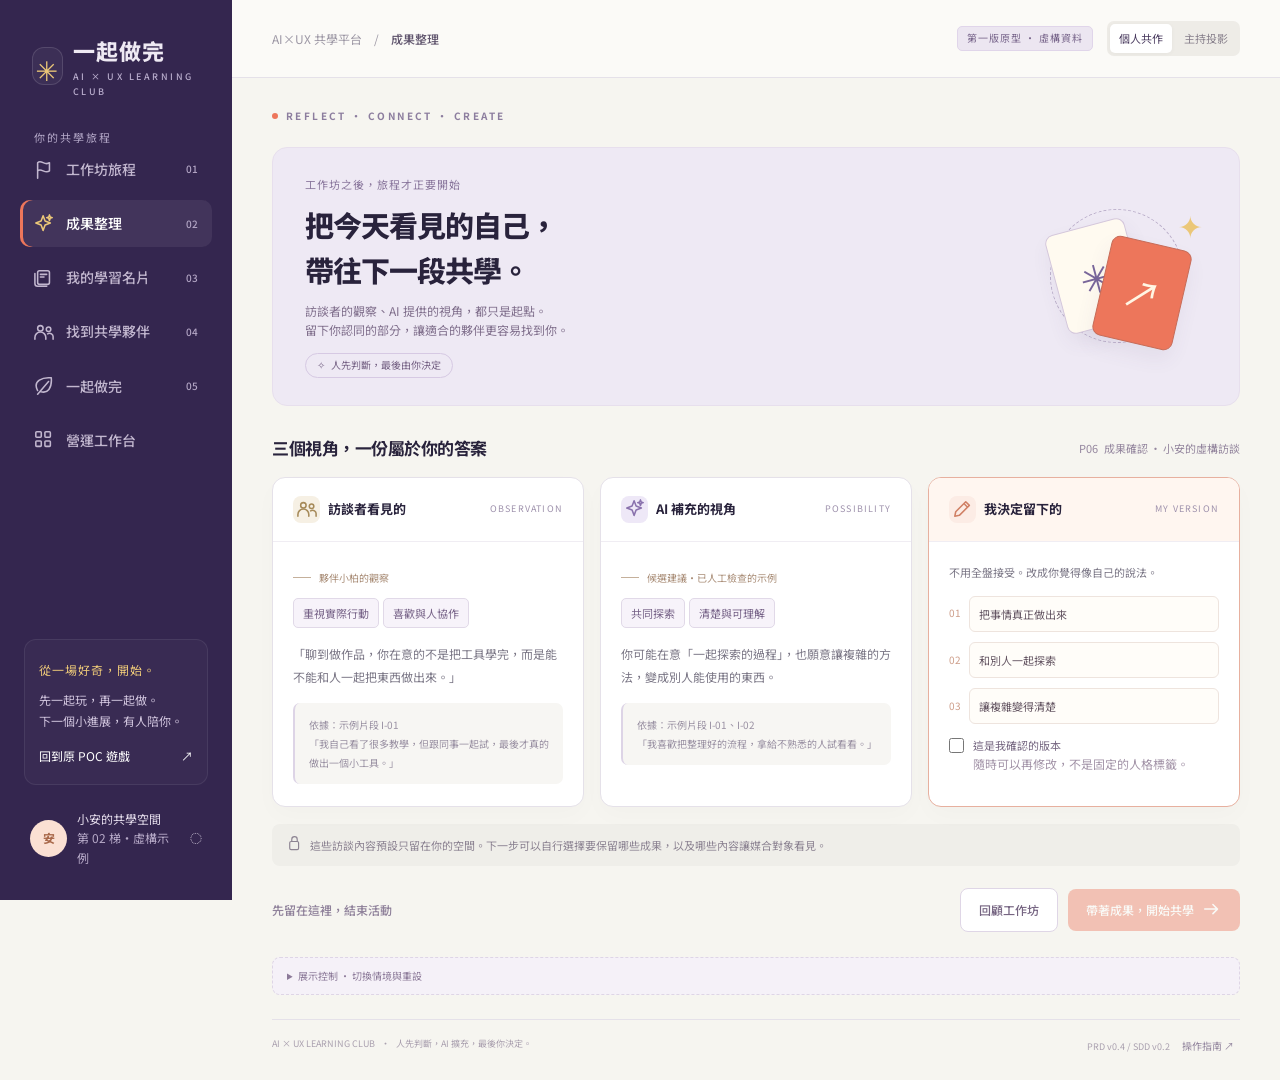
<file: docs/index.html>
<!doctype html>
<html lang="zh-Hant">
<head>
  <meta charset="utf-8"><meta name="viewport" content="width=device-width, initial-scale=1">
  <meta name="theme-color" content="#292044">
  <title>一起做完 · AI×UX 共學平台</title>
  <meta name="description" content="從價值訪談開始，帶著你的觀察、目標與夥伴，一起把想法做完。AI×UX 共學平台互動原型。">
  <link rel="stylesheet" href="./style.css">
</head>
<body><div id="app"></div><div id="toast" role="status" aria-live="polite"></div><script type="module" src="./app.mjs"></script></body>
</html>
</file>
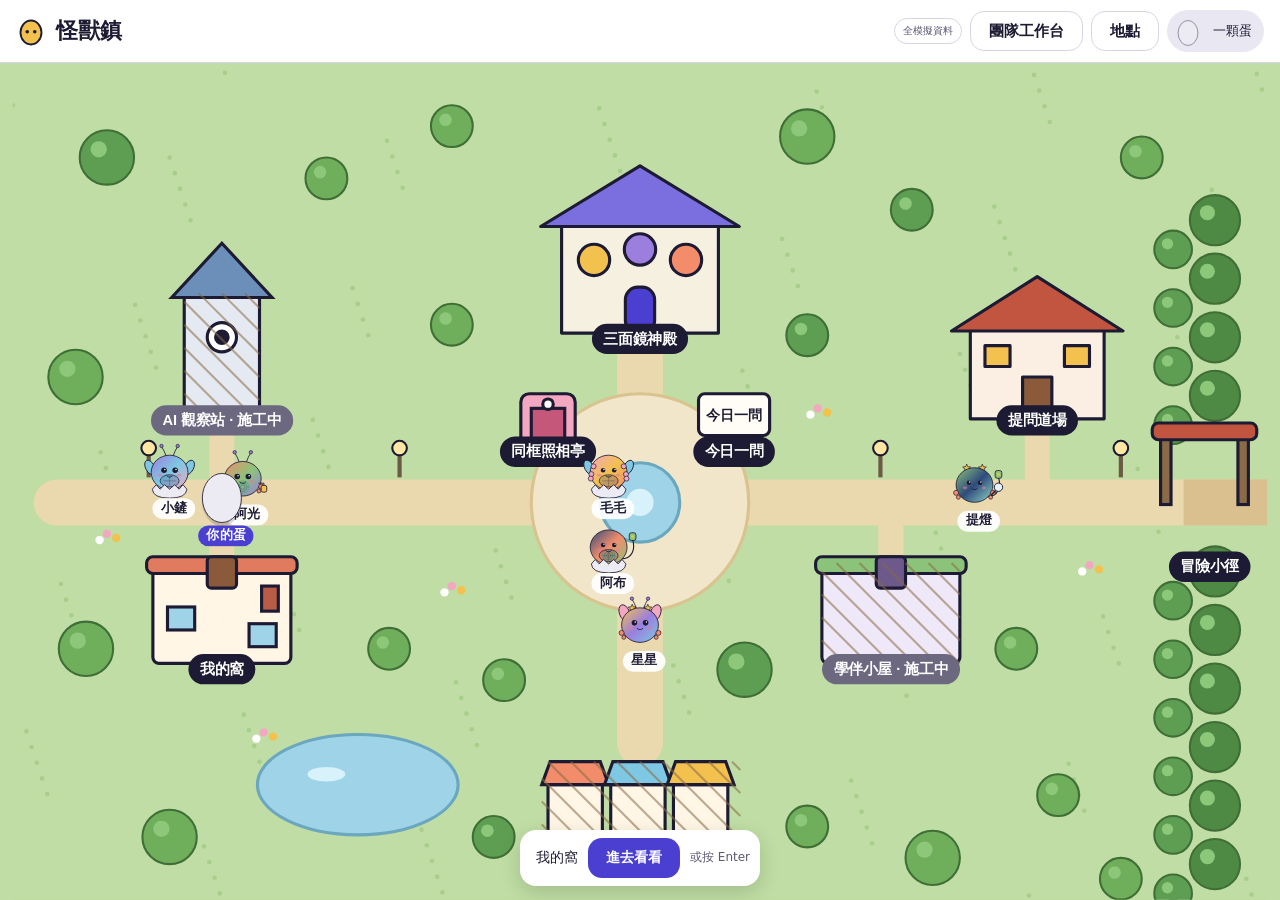
<file: team/index.html>
<!doctype html><html lang="zh-Hant"><head><meta charset=utf8><meta name=viewport content="width=device-width,initial-scale=1,viewport-fit=cover"><style>:root{color-scheme:light;box-sizing:border-box;padding-top:env(safe-area-inset-top,0px);padding-bottom:env(safe-area-inset-bottom,0px)}html{scroll-padding-top:env(safe-area-inset-top,0px)}body{margin:0;padding:0;font:14px -apple-system,BlinkMacSystemFont,sans-serif;background:#fff;color:#000}img{max-width:100%}[hidden]:not([hidden=until-found i]){display:none!important}</style></head><body>
<title>怪獸鎮｜團隊 PRD V3 修正版</title>
<meta name="claude:viewport-fit-sides" content="cover">

<style>
/* Layout: sticky town bar + horizontal place tabs; each place is one column (phone) or two (desktop) of quiet cards around the monster. */
:root{
  --bg:#F3F2F8; --surface:#FFFFFF; --sunk:#E9E7F2; --line:#D8D5E6;
  --ink:#1D1B33; --muted:#5A5873; --accent:#4B3FD1; --accent-ink:#FFFFFF; --accent-soft:#E6E3FB;
  --gold:#F2C14E; --gold-ink:#5C4300; --night:#1D1B33; --night-ink:#F3F2FA; --night-muted:#C3C1D6;
  --good:#2F6B3A; --good-soft:#E2F1E0; --warn:#8A5300; --warn-soft:#FFF1DC;
  --f-display:"LXGW WenKai TC","Noto Sans TC","PingFang TC","Microsoft JhengHei",sans-serif;
  --f-body:"Noto Sans TC","PingFang TC","Microsoft JhengHei",system-ui,sans-serif;
  --f-mono:"IBM Plex Mono",ui-monospace,Menlo,monospace;
  --r:18px;
}
@media (prefers-color-scheme: dark){:root:not([data-theme="light"]){
  --bg:#14131F; --surface:#1E1C2E; --sunk:#262438; --line:#35324C;
  --ink:#EEEDF7; --muted:#A9A6C2; --accent:#9C93FF; --accent-ink:#14131F; --accent-soft:#2C2850;
  --gold:#F2C14E; --gold-ink:#F7D684; --night:#0E0D17; --night-ink:#F3F2FA; --night-muted:#B4B1CA;
  --good:#8FD49A; --good-soft:#1E3324; --warn:#F2C177; --warn-soft:#3A2C17; color-scheme:dark}}
:root[data-theme="dark"]{
  --bg:#14131F; --surface:#1E1C2E; --sunk:#262438; --line:#35324C;
  --ink:#EEEDF7; --muted:#A9A6C2; --accent:#9C93FF; --accent-ink:#14131F; --accent-soft:#2C2850;
  --gold:#F2C14E; --gold-ink:#F7D684; --night:#0E0D17; --night-ink:#F3F2FA; --night-muted:#B4B1CA;
  --good:#8FD49A; --good-soft:#1E3324; --warn:#F2C177; --warn-soft:#3A2C17; color-scheme:dark}
*{box-sizing:border-box}
[hidden]{display:none!important}
body{background:var(--bg);color:var(--ink);font-family:var(--f-body);font-size:15px;line-height:1.65}
body::before{content:"";position:fixed;inset:0 0 auto;height:env(safe-area-inset-top,0px);z-index:10;background:var(--surface)}
button,input,textarea,select{font:inherit;color:inherit}
h1,h2,h3{font-family:var(--f-display);font-weight:700;line-height:1.3;margin:0;text-wrap:balance}
h1{font-size:28px} h2{font-size:22px} h3{font-size:18px}
p{margin:0}
.wrap{max-width:1080px;margin:0 auto;padding-left:max(16px,env(safe-area-inset-left,0px));padding-right:max(16px,env(safe-area-inset-right,0px))}
header.bar{position:sticky;top:env(safe-area-inset-top,0px);z-index:5;background:var(--surface);border-bottom:1px solid var(--line)}
.bar-row{display:flex;align-items:center;justify-content:space-between;gap:12px;padding-block:10px}
.brand{display:flex;align-items:center;gap:10px;font-family:var(--f-display);font-size:22px;font-weight:700}
.me-chip{display:flex;align-items:center;gap:8px;background:var(--sunk);border-radius:999px;padding:4px 12px 4px 4px;font-size:13px;border:0;cursor:pointer;min-height:40px}
.me-chip svg{width:34px;height:34px}
nav.places{display:flex;gap:4px;overflow-x:auto;padding-bottom:8px;scrollbar-width:none}
nav.places::-webkit-scrollbar{display:none}
.place{flex:none;border:0;background:none;padding:8px 14px;border-radius:999px;cursor:pointer;color:var(--muted);font-weight:500;min-height:40px;white-space:nowrap}
.place[aria-current="page"]{background:var(--accent);color:var(--accent-ink)}
.tag{font-size:11px;font-family:var(--f-mono);letter-spacing:.04em;padding:1px 6px;border-radius:6px;background:var(--sunk);color:var(--muted);margin-left:4px}
.place[aria-current="page"] .tag{background:transparent;color:inherit;opacity:.8}
main{padding-block:24px 64px}
.intro{display:flex;flex-direction:column;gap:6px;margin-bottom:20px;max-width:65ch}
.intro p{color:var(--muted)}
.grid2{display:grid;grid-template-columns:minmax(0,1fr) minmax(0,1fr);gap:18px;align-items:start}
.grid-aside{display:grid;grid-template-columns:320px minmax(0,1fr);gap:18px;align-items:start}
@media (max-width:820px){.grid2,.grid-aside{grid-template-columns:minmax(0,1fr)}}
.stack{display:flex;flex-direction:column;gap:14px;min-width:0}
.card{background:var(--surface);border-radius:var(--r);padding:18px;display:flex;flex-direction:column;gap:12px;min-width:0}
.card.night{background:var(--night);color:var(--night-ink)}
.card.night .muted{color:var(--night-muted)}
.muted{color:var(--muted)}
.small{font-size:13px}
.eyebrow{font-size:12px;font-weight:700;letter-spacing:.06em;color:var(--muted)}
.ai-label{font-size:11px;font-weight:700;letter-spacing:.05em;color:var(--accent)}
.btn{display:inline-flex;align-items:center;justify-content:center;gap:6px;min-height:46px;padding:0 18px;border-radius:14px;border:0;background:var(--accent);color:var(--accent-ink);font-weight:700;cursor:pointer}
.btn.gold{background:var(--gold);color:#1D1B33}
.btn.ghost{background:transparent;color:var(--ink);border:1.5px solid var(--line)}
.btn.link{background:none;color:var(--muted);text-decoration:underline;min-height:40px;padding:0 6px;font-weight:500}
.btn:disabled{background:var(--sunk);color:var(--muted);cursor:not-allowed}
.btn:focus-visible,.place:focus-visible,.pick:focus-visible,.chip:focus-visible,.me-chip:focus-visible,.seen:focus-visible{outline:3px solid var(--gold);outline-offset:2px}
.row{display:flex;gap:10px;flex-wrap:wrap;align-items:center}
.between{display:flex;justify-content:space-between;align-items:center;gap:10px;flex-wrap:wrap}
label.field{display:flex;flex-direction:column;gap:6px;font-size:13px;color:var(--muted)}
input[type=text],textarea,select{width:100%;border:1px solid var(--line);background:var(--surface);border-radius:12px;padding:10px 12px;font-size:15px;color:var(--ink)}
textarea{resize:vertical;min-height:84px}
.cards8{display:grid;grid-template-columns:repeat(4,minmax(0,1fr));gap:10px}
@media (max-width:820px){.cards8{grid-template-columns:repeat(2,minmax(0,1fr))}}
.pick{text-align:left;border:2px solid var(--surface);background:var(--surface);border-radius:16px;padding:14px 12px;display:flex;flex-direction:column;gap:6px;cursor:pointer;min-height:132px}
.pick[aria-pressed="true"]{border-color:var(--accent);background:var(--accent-soft)}
.pick .nm{font-family:var(--f-display);font-size:18px;font-weight:700}
.pick .ft{margin-top:auto;font-size:12px;color:var(--accent);font-weight:500}
.cand{font-size:11px;border:1px solid var(--line);border-radius:999px;padding:0 7px;color:var(--muted)}
.chip{border:1.5px solid var(--line);background:var(--surface);border-radius:999px;padding:6px 14px;min-height:40px;cursor:pointer;font-weight:500}
.chip[aria-pressed="true"]{background:var(--accent);border-color:var(--accent);color:var(--accent-ink)}
.zone{display:inline-block;font-size:12px;font-weight:700;border-radius:999px;padding:3px 10px}
.z-consensus{background:#FDF1CF;color:#6B4E00}.z-human_win{background:#FCE3EC;color:#8E2F52}.z-ai_assist{background:#E7EEFB;color:#2B4C8A}
.z-partner_only{background:#FFEBDD;color:#8A3F12}.z-ai_only{background:#ECE7FB;color:#4A36B0}.z-hidden{background:#E4EEF6;color:#2B5272}.z-blind{background:#E3F1E1;color:#2F6B3A}
.monster-stage{display:flex;justify-content:center;align-items:center;padding:6px 0}
.monster-stage svg{width:min(260px,100%);height:auto}
.dots{display:flex;gap:6px}
.dots span{width:24px;height:6px;border-radius:999px;background:var(--sunk)}
.dots span.on{background:var(--gold)}
.quote{background:var(--sunk);border-radius:14px;padding:12px 14px;line-height:1.7}
.night .quote{background:rgba(255,255,255,.08)}
.stat{display:grid;grid-template-columns:repeat(3,minmax(0,1fr));gap:8px;text-align:center}
.stat div{background:var(--sunk);border-radius:12px;padding:10px 4px;display:flex;flex-direction:column}
.stat b{font-family:var(--f-mono);font-size:18px;font-variant-numeric:tabular-nums}
.post{display:flex;gap:12px;align-items:flex-start;padding:12px 0;border-top:1px solid var(--line)}
.post:first-child{border-top:0}
.post svg{width:46px;height:46px;flex:none}
.post .who{font-weight:700;font-size:14px}
.seen{border:1.5px solid var(--line);background:transparent;border-radius:999px;padding:4px 12px;font-size:13px;cursor:pointer;min-height:36px;color:var(--muted)}
.seen[aria-pressed="true"]{background:var(--good-soft);color:var(--good);border-color:transparent}
.lock{display:flex;align-items:center;gap:6px;color:var(--muted);font-size:13px}
.toggle-row{display:flex;justify-content:space-between;align-items:center;min-height:48px;gap:10px;border-top:1px solid var(--line)}
.toggle-row:first-of-type{border-top:0}
.tabs{display:inline-flex;background:var(--sunk);border-radius:12px;padding:4px;gap:4px}
.tabs button{border:0;background:transparent;border-radius:9px;padding:8px 16px;font-weight:700;cursor:pointer;min-height:40px;color:var(--muted)}
.tabs button[aria-selected="true"]{background:var(--surface);color:var(--ink)}
.chapter{display:flex;justify-content:space-between;align-items:center;gap:12px;background:var(--surface);border-radius:16px;padding:14px 16px;border:2px solid transparent;cursor:pointer;text-align:left;width:100%}
.chapter[aria-pressed="true"]{border-color:var(--accent)}
.sprout{font-size:12px;font-weight:700;border-radius:999px;padding:2px 10px;background:var(--sunk);color:var(--muted)}
.sprout.s1{background:var(--warn-soft);color:var(--warn)}.sprout.s2{background:var(--accent-soft);color:var(--accent)}.sprout.s3{background:var(--good-soft);color:var(--good)}
.toast{position:fixed;left:50%;transform:translateX(-50%);bottom:calc(20px + env(safe-area-inset-bottom,0px));background:var(--night);color:var(--night-ink);padding:10px 18px;border-radius:999px;font-size:14px;z-index:20;max-width:calc(100% - 32px)}
.legend{display:flex;flex-direction:column;gap:8px;font-size:14px}
.legend div{display:flex;justify-content:space-between;gap:12px}
.legend span:last-child{color:var(--muted);text-align:right}
.note{font-size:12px;color:var(--muted)}
.demo{display:inline-block;font-size:11px;font-weight:700;color:var(--warn);background:var(--warn-soft);border-radius:6px;padding:1px 6px}
footer{padding-block:24px;color:var(--muted);font-size:13px;border-top:1px solid var(--line)}
@media (prefers-reduced-motion:no-preference){.pop{animation:pop .5s ease-out}@keyframes pop{from{transform:scale(.92);opacity:.6}to{transform:none;opacity:1}}}

html,body{height:100%}
body{display:flex;flex-direction:column;overflow:hidden}
header.bar{position:relative;top:auto;flex:none}
.bar-row{padding-left:max(16px,env(safe-area-inset-left,0px));padding-right:max(16px,env(safe-area-inset-right,0px))}
.bar-tools{display:flex;gap:8px;align-items:center;position:relative}
.menu{position:absolute;right:0;top:calc(100% + 6px);background:var(--surface);border-radius:16px;box-shadow:0 10px 30px rgba(0,0,0,.18);padding:8px;display:flex;flex-direction:column;min-width:220px;z-index:40}
.menu button{text-align:left;border:0;background:none;padding:10px 12px;border-radius:10px;cursor:pointer;min-height:44px;display:flex;justify-content:space-between;gap:10px}
.menu button:hover{background:var(--sunk)}
.town{position:relative;flex:1;min-height:0;overflow:hidden;background:#BFDDA4;outline:none;touch-action:manipulation}
.world{position:absolute;left:0;top:0;width:1200px;height:800px;transform-origin:0 0}
.world>svg.bg{position:absolute;inset:0;width:1200px;height:800px;display:block}
.veil{position:absolute;inset:0;background:#20204A;opacity:0;pointer-events:none;transition:opacity 1s}
.town.night .veil{opacity:.32}
.town.night .lamp{fill:#FFD86B;filter:drop-shadow(0 0 8px #FFD86B)}
.spot{position:absolute;border:0;background:transparent;cursor:pointer;padding:0;border-radius:14px;z-index:5}
.spot:hover{background:rgba(255,255,255,.12)}
.spot:focus-visible{outline:3px solid var(--gold);outline-offset:2px}
.spot .lbl{position:absolute;left:50%;transform:translateX(-50%);bottom:-16px;white-space:nowrap;background:#1D1B33;color:#FFFFFF;font-size:14px;font-weight:700;padding:3px 11px;border-radius:999px;font-family:var(--f-display);pointer-events:none}
.spot.locked .lbl{background:#6B6880}
.spot:hover .lbl,.spot:focus-visible .lbl{background:#4B3FD1}
.ent{position:absolute;left:0;top:0;width:64px;height:64px;pointer-events:none;will-change:transform}
.ent .body{width:64px;height:64px}
.ent .body svg{width:64px;height:64px;display:block;transition:transform .15s}
.ent.face-l .body svg{transform:scaleX(-1)}
.ent.npc{pointer-events:auto;cursor:pointer}
.ent.npc:focus-visible{outline:3px solid var(--gold);border-radius:50%}
.ent .tag{position:absolute;top:62px;left:50%;transform:translateX(-50%);font-size:12px;font-weight:700;background:rgba(255,255,255,.92);color:#1D1B33;padding:0 8px;border-radius:999px;white-space:nowrap}
.ent.me .tag{background:#4B3FD1;color:#FFFFFF}
.ent.me .body{filter:drop-shadow(0 3px 0 rgba(29,27,51,.18))}
.ent .bub{position:absolute;bottom:62px;left:50%;transform:translateX(-50%);background:#FFFFFF;color:#1D1B33;border-radius:12px;padding:4px 9px;font-size:13px;white-space:nowrap;box-shadow:0 2px 0 rgba(29,27,51,.18)}
.ent .bub svg{width:22px;height:22px;display:block}
@media (prefers-reduced-motion:no-preference){.ent.walk .body{animation:bob .32s ease-in-out infinite alternate}@keyframes bob{from{transform:translateY(0)}to{transform:translateY(-5px)}}}
.mark{position:absolute;width:24px;height:12px;border:3px solid #4B3FD1;border-radius:50%;z-index:6;pointer-events:none}
.hint{position:absolute;left:50%;transform:translateX(-50%);bottom:calc(14px + env(safe-area-inset-bottom,0px));background:var(--surface);color:var(--ink);border-radius:16px;padding:8px 10px 8px 16px;display:flex;align-items:center;gap:10px;box-shadow:0 6px 20px rgba(0,0,0,.15);max-width:calc(100% - 32px);font-size:14px;z-index:20}
.hint .btn{min-height:40px}
@media (max-width:600px){.kbd{display:none}}
.npccard{position:absolute;left:50%;transform:translateX(-50%);bottom:calc(76px + env(safe-area-inset-bottom,0px));width:min(440px,calc(100% - 32px));background:var(--surface);border-radius:20px;padding:14px;display:flex;flex-direction:column;gap:10px;box-shadow:0 10px 30px rgba(0,0,0,.2);z-index:21}
.sheet{position:absolute;right:0;top:0;bottom:0;width:min(620px,100%);background:var(--bg);box-shadow:-10px 0 30px rgba(0,0,0,.2);display:flex;flex-direction:column;z-index:25}
@media (max-width:700px){.sheet{top:auto;height:88%;border-radius:22px 22px 0 0;overflow:hidden}}
.sheet-head{display:flex;justify-content:space-between;align-items:center;gap:10px;padding:12px 16px;background:var(--surface);border-bottom:1px solid var(--line)}
.sheet-body{overflow-y:auto;padding:18px 16px calc(28px + env(safe-area-inset-bottom,0px));flex:1}
.sheet .grid2,.sheet .grid-aside{grid-template-columns:minmax(0,1fr)}
.sheet .cards8{grid-template-columns:repeat(2,minmax(0,1fr))}
.sheet h1{font-size:24px}
.sheet .tabs{flex-wrap:wrap}
.reveal{position:fixed;inset:0;background:rgba(14,13,23,.72);display:flex;align-items:center;justify-content:center;z-index:50;padding:16px}
.reveal .box{background:var(--night);color:var(--night-ink);border-radius:24px;padding:24px;max-width:420px;width:100%;text-align:center;display:flex;flex-direction:column;gap:12px}
.reveal .muted{color:var(--night-muted)}
</style>
<header class="bar">
  <div class="bar-row">
    <div class="brand"><svg width="30" height="30" viewBox="0 0 40 40" aria-hidden="true"><ellipse cx="20" cy="22" rx="14" ry="16" fill="#F2C14E" stroke="currentColor" stroke-width="2.5"/><circle cx="15" cy="21" r="2.4" fill="currentColor"/><circle cx="25" cy="21" r="2.4" fill="currentColor"/></svg>怪獸鎮</div>
    <div class="bar-tools"><span class="v3-mode">全模擬資料</span><button class="btn ghost" data-v3="lab" style="min-height:40px">團隊工作台</button>
      <button class="btn ghost" id="placesBtn" aria-expanded="false" aria-controls="placesMenu" style="min-height:40px">地點</button>
      <div class="menu" id="placesMenu" hidden><button data-spot="hatch"><span>三面鏡神殿</span><span class="note">P0</span></button><button data-spot="home"><span>我的窩</span><span class="note">P0</span></button><button data-spot="plaza"><span>今日一問</span><span class="note">P0</span></button><button data-spot="dojo"><span>提問道場</span><span class="note">P0</span></button><button data-spot="photo"><span>同框照相亭</span><span class="note"></span></button><button data-spot="quest"><span>冒險小徑</span><span class="note">P2</span></button><button data-spot="tower"><span>AI 觀察站</span><span class="note">施工中</span></button><button data-spot="hut"><span>學伴小屋</span><span class="note">施工中</span></button><button data-spot="market"><span>互測市集</span><span class="note">施工中</span></button></div>
      <button class="me-chip" id="meChip" data-spot="home" aria-label="走回我的窩"></button>
    </div>
  </div>
</header>
<div class="town" id="town" tabindex="0" aria-label="怪獸鎮地圖">
  <div class="world" id="world"></div>
  <div class="hint" id="hint" hidden></div>
  <div class="npccard" id="npccard" hidden></div>
  <aside class="sheet" id="sheet" hidden aria-labelledby="sheetTitle">
    <div class="sheet-head"><h2 id="sheetTitle"></h2><button class="btn ghost" id="leave" data-act="leave" style="min-height:40px">走出去</button></div>
    <div class="sheet-body" id="sheetBody"></div>
  </aside>
</div>
<div class="reveal" id="reveal" hidden role="dialog" aria-modal="true"></div>
<div class="toast" id="toast" hidden></div>
<link rel="stylesheet" href="./team-updates.css"><script src="./team-core.js"></script>
<script>
/* ---------- 資料 ---------- */
const CARDS = [
  {id:'affirmation',name:'被肯定感',desc:'做的事被看見、被說出價值',feat:'星星角',color:'#F2C14E',aura:'閃光點點',cand:false},
  {id:'community',name:'社群感',desc:'和一群人一起往前走',feat:'好多隻小手',color:'#F28C6B',aura:'牽手環紋',cand:false},
  {id:'guidance',name:'引導支持',desc:'卡住時有人指個方向',feat:'提燈尾巴',color:'#8CC37A',aura:'指路箭頭',cand:false},
  {id:'self_worth',name:'自我價值',desc:'相信自己做的東西有份量',feat:'堅固的殼',color:'#2F4B7C',aura:'盾形光',cand:false},
  {id:'autonomy',name:'自主',desc:'用自己的步調和方法做事',feat:'小翅膀',color:'#7EC8E3',aura:'風旋紋',cand:true},
  {id:'curiosity',name:'好奇探索',desc:'想知道新東西怎麼運作',feat:'天線大眼',color:'#9B7EDE',aura:'星點軌跡',cand:true},
  {id:'visible_progress',name:'看得見的進步',desc:'能看到自己一步步變好',feat:'年輪紋身',color:'#8FD9C4',aura:'階梯光',cand:true},
  {id:'psych_safety',name:'心理安全',desc:'可以放心試、放心犯錯',feat:'毛茸茸外皮',color:'#F4A7C0',aura:'柔光圈',cand:true}
];
const C = Object.fromEntries(CARDS.map(c=>[c.id,c]));
const PARTNER = ['affirmation','psych_safety','guidance'];
const PARTNER_NOTE = {affirmation:'聊到主管誇她的提案時，她整個人亮起來',psych_safety:'她說「先自己試過，確定不會出錯再拿出來」',guidance:'她說卡住時第一個想到的是去問學姊'};
const AI = ['affirmation','guidance','curiosity'];
const AI_QUOTE = {affirmation:'有人跟我說這個設計幫到他，我會開心一整天',guidance:'卡住的時候，我會先去找學姊問方向',curiosity:'看到新工具我都會先自己玩一輪'};
const HEADLINE = '我比較希望先自己試過，確定不會出錯再拿出來';
function activeAI(){return S?.meta?.aiAvailable===false?[]:AI}
function selectedHeadline(){const lines=[HEADLINE,...Object.values(AI_QUOTE)];return lines[S?.meta?.headline||0]||HEADLINE}
const ZONES = {
  consensus:{name:'共識區',tone:'你被完整看見了',rank:0,egg:'蛋殼亮起來了'},
  human_win:{name:'人腦勝區',tone:'夥伴懂你，AI 沒看出來',rank:1,egg:'蛋殼染上夥伴給的顏色'},
  ai_assist:{name:'AI 補位區',tone:'AI 抓到了夥伴沒注意的',rank:1,egg:'蛋外圍出現 AI 的光環'},
  partner_only:{name:'夥伴獨見',tone:'夥伴的觀察，值得問問他為什麼',rank:2,egg:'蛋殼染上夥伴給的顏色'},
  ai_only:{name:'AI 獨見',tone:'AI 的推測，你同意嗎？',rank:2,egg:'蛋外圍出現 AI 的光環'},
  hidden:{name:'隱藏區',tone:'你心裡重要、但還沒表現出來的',rank:3,egg:'蛋殼的裂紋變多了'},
  blind:{name:'盲點區',tone:'別人都看見、你自己沒意識到的',rank:4,egg:'破殼了！小怪獸轉身，背上長出這張卡的特徵'}
};
const TYPES = {
  spotlight:{name:'探照燈型',item:'lantern',itemName:'提燈'},
  driller:{name:'鑽探型',item:'shovel',itemName:'小鏟子'},
  confirmer:{name:'確認型',item:'magnifier',itemName:'放大鏡'},
  listener:{name:'傾聽型',item:'big_ears',itemName:'大耳朵'}
};
const ATTRS = {
  research:{name:'研究眼',part:'額頭的小眼睛'}, structure:{name:'結構骨',part:'背上的骨板'},
  ai:{name:'AI 觸角',part:'頭上的觸角'}, automation:{name:'自動化齒輪',part:'身側的齒輪'}, judgment:{name:'判斷心',part:'胸前的心形徽記'}
};
const SPROUT = ['還沒開始','冒芽','長出','成形'];
const CHAPTERS = [
  {id:'foundation',name:'基礎地圖',topic:'使用者研究、資訊架構、互動流程',quests:[
    {id:'f1',attr:'research',min:5,scenario:'新上線的記帳 App 次日留存只有兩成。你只有一天，要先找誰聊、問什麼？',hint:'先找「下載後沒再打開」的人，問他最後一次打開時在做什麼。',good:'你先鎖定流失的人而不是忠實用戶，訪談對象選得準。',next:'把「最後一次打開」改成具體的時間點，回想會更清楚。'},
    {id:'f2',attr:'structure',min:8,scenario:'保險 App 的「理賠」藏在第三層選單，客服電話打爆了。你會怎麼調整資訊架構？',hint:'先列出使用者在出事當下最想完成的三件事。',good:'你從使用者出事當下的情境出發排優先順序。',next:'補一個驗證方式，例如五秒測試或樹狀測試。'}]},
  {id:'ai_collab',name:'AI 協作',topic:'AI 工具、prompt、AI 輔助研究整理',quests:[
    {id:'c1',attr:'ai',min:5,scenario:'你有 12 份訪談逐字稿，想用 AI 幫忙整理主題。你會怎麼下指令，並避免 AI 編造？',hint:'要求每個主題都附上逐字原句。',good:'你要求 AI 附原句，之後能回頭核對。',next:'再加一步：自己抽三份逐字稿比對 AI 的分類。'}]},
  {id:'ai_product',name:'AI 產品設計',topic:'信任、透明、使用者可控、錯誤處理、對話設計',quests:[
    {id:'p1',attr:'ai',min:5,scenario:'PM 要你兩天內設計 AI 客服的錯誤訊息：使用者問了 AI 答不出來的問題，畫面要怎麼說？',hint:'先想使用者「下一步能做什麼」，再決定語氣。',good:'你先承認 AI 答不出來，再給可以點的替代問題，使用者不會卡住。',next:'補一個「轉真人客服」的出口，並說明大概要等多久。'},
    {id:'p2',attr:'structure',min:8,scenario:'AI 理財助理會推薦基金。你要怎麼讓使用者知道推薦的依據與風險？',hint:'把「為什麼推薦」和「可能虧損多少」放在同一個視線範圍。',good:'你把依據與風險放在一起，不讓風險藏在下一頁。',next:'加一個「我不想要這類推薦」的控制，讓使用者可以調整。'}]},
  {id:'automation',name:'自動化與數據',topic:'流程自動化、數據分析、與 PM 和工程協作',quests:[
    {id:'a1',attr:'automation',min:8,scenario:'團隊每週手動整理 200 則 App 評論。你會怎麼設計一個半自動流程？',hint:'先定義人一定要看的那一步。',good:'你保留了人工確認負評的步驟，自動化範圍清楚。',next:'說明用哪個指標判斷這個流程有沒有省到時間。'}]},
  {id:'strategy',name:'策略與判斷',topic:'研究主導決策、AI × 自身領域、作品集敘事、負責任 AI',quests:[
    {id:'s1',attr:'judgment',min:8,scenario:'老闆想在開戶流程加 AI 人臉辨識，但訪談發現長輩很怕被拍。你會怎麼回應？',hint:'把研究發現換成老闆在意的數字或風險。',good:'你沒有直接否決，而是提出可並行的替代方案。',next:'補一句這個決定對法遵與客訴量的影響。'}]}
];
const QUESTS = CHAPTERS.flatMap(ch=>ch.quests.map(q=>({...q,chapter:ch.id,chapterName:ch.name})));
const TITLES = [
  {name:'AI 產品設計師',key:['ai','research','judgment']},
  {name:'UI/UX 設計師（AI 產品設計）',key:['research','structure','ai']},
  {name:'Product Designer',key:['research','judgment','automation']},
  {name:'Content Strategist / UX Writer',key:['judgment','research','ai']}
];
const NEIGHBORS = [
  {name:'阿光',self:['community','curiosity','visible_progress'],partner:['community','guidance','curiosity'],stage:'grown',item:'lantern',quote:'先問他上一次遇到這個問題是什麼時候。'},
  {name:'毛毛',self:['psych_safety','self_worth','autonomy'],partner:['psych_safety','affirmation','community'],stage:'baby',item:null,quote:'我會問：你說難用，是哪一步讓你想放棄？'},
  {name:'提燈',self:['guidance','affirmation','community'],partner:['guidance','self_worth','visible_progress'],stage:'grown',item:'magnifier',quote:'請他把剛剛的操作再做一次給我看。'},
  {name:'阿布',self:['self_worth','guidance','visible_progress'],partner:['self_worth','community','guidance'],stage:'baby',item:null,quote:'可以帶我看一次你平常怎麼用嗎？'},
  {name:'星星',self:['affirmation','curiosity','community'],partner:['affirmation','curiosity','autonomy'],stage:'grown',item:'big_ears',quote:'你說的難用，和上次比有什麼不一樣？'},
  {name:'小鏟',self:['autonomy','curiosity','self_worth'],partner:['curiosity','autonomy','psych_safety'],stage:'baby',item:null,quote:'「好難用」之前，你原本想完成什麼？'}
];

/* ---------- 狀態 ---------- */
const KEY='monster-town-team-v3-r1';
const fresh=()=>({view:'home',
  hatch:{step:'pick',self:[],reasons:{},guess:'',n:0,disputed:{},disputeOpen:null,done:false},
  card:{name:'',nickname:'試試看先生',finalized:false,vis:{headline:false,aura:false,back:false,disagree:false,nickname:false},tab:'A'},
  bside:{guess:null,unlocked:false,override:null},
  plaza:{answer:'',posted:false,seen:{}},
  dojo:{q:'你會不會覺得這個功能很難用？',mine:'',step:'write',final:null,aiWrong:false},
  quest:{chapter:'ai_product',active:null,answer:'',hint:false,phase:'list',guess:null,done:[],recalls:{},lastGrow:null,skills:{research:0,structure:0,ai:0,automation:0,judgment:0}},
  checkin:{did:'',mins:'',stuck:'',conf:'',energy:'',tomorrow:'',submitted:false},
  career:{guess:null,industry:'金融'},
  open:null,pos:{x:200,y:440},visited:{},diary:[],seerShown:false,aiWrong:0,photo:null
});
let S;
try{S=JSON.parse(sessionStorage.getItem(KEY))||fresh()}catch(e){S=fresh()}
const save=()=>{try{sessionStorage.setItem(KEY,JSON.stringify(S))}catch(e){document.getElementById('toast').textContent='分頁暫存失敗，請先到團隊工作台匯出';document.getElementById('toast').hidden=false}};
const esc=s=>String(s??'').replace(/[&<>"']/g,c=>({'&':'&amp;','<':'&lt;','>':'&gt;','"':'&quot;',"'":'&#39;'}[c]));

/* ---------- 規則（純函式） ---------- */
function zoneOf(id,self){const s=self.includes(id),p=PARTNER.includes(id),a=activeAI().includes(id);
  if(s&&p&&a)return'consensus';if(s&&p)return'human_win';if(s&&a)return'ai_assist';if(s)return'hidden';if(p&&a)return'blind';if(p)return'partner_only';if(a)return'ai_only';return null}
function revealOrder(self){const ids=[...new Set([...self,...PARTNER,...activeAI()])];
  return ids.map(id=>({id,zone:zoneOf(id,self)})).sort((x,y)=>ZONES[x.zone].rank-ZONES[y.zone].rank)}
function alignment(self){const o=revealOrder(self);return Math.round(o.filter(x=>x.zone==='consensus').length/o.length*100)}
function sproutLevel(attr){const n=S.quest.skills[attr]||0,r=S.quest.recalls[attr]||0;if(n>=6&&r>=1)return 3;if(n>=3)return 2;if(n>=1)return 1;return 0}
function skillLevels(){return Object.fromEntries(Object.keys(ATTRS).map(a=>[a,sproutLevel(a)]))}
function stage(){if(S.bside.unlocked)return'grown';if(S.hatch.done)return'baby';return'egg'}
function itemNow(){if(!S.bside.unlocked)return null;return TYPES[S.bside.override||'confirmer'].item}
function buildStatusCard(){const c=S.checkin,conf=+c.conf,en=+c.energy,tm=+c.tomorrow,stuck=c.stuck.trim();
  let flow='剛好',diff='維持';
  if(c.conf&&conf<=2&&stuck){flow='太難';diff='降一階'}else if(conf===5&&!stuck&&!S.quest.hint){flow='太簡單';diff='升一階'}
  const len=(c.energy&&en<=2)||(c.tomorrow&&tm<15)?'3–5 分鐘微關卡':'一般關卡（約 10 分鐘）';
  const recall=S.quest.done.length>0&&S.quest.done.length%3===0?'先回憶一題前面做過的關卡':'不用';
  const lv=skillLevels(),target=TITLES.find(t=>t.name===nearTitle().name)||TITLES[0];
  const pri=target.key.slice().sort((a,b)=>lv[a]-lv[b])[0];
  return{flow,diff,len,recall,pri:ATTRS[pri].name,stuck,
    highlight:S.quest.lastGrow?QUESTS.find(q=>q.id===S.quest.lastGrow)?.good:'未提供',
    tone:'溫和示範型'}}
function nearTitle(){const lv=skillLevels();return TITLES.map(t=>({...t,score:t.key.reduce((s,k)=>s+lv[k],0)})).sort((a,b)=>b.score-a.score)[0]}

/* ---------- 小怪獸 ---------- */
function star(x,y,r,fill){const p=[];for(let i=0;i<10;i++){const a=-Math.PI/2+i*Math.PI/5,rr=i%2?r*.45:r;p.push((x+rr*Math.cos(a)).toFixed(1)+','+(y+rr*Math.sin(a)).toFixed(1))}return`<polygon points="${p.join(' ')}" fill="${fill}" stroke="#1D1B33" stroke-width="2.5" stroke-linejoin="round"/>`}
function featureSVG(id,op){const o=op??1;const k='#1D1B33';switch(id){
  case'affirmation':return`<g opacity="${o}">${star(92,80,15,'#F2C14E')}${star(148,80,15,'#F2C14E')}</g>`;
  case'community':return`<g opacity="${o}"><circle cx="54" cy="168" r="9" fill="#F28C6B" stroke="${k}" stroke-width="2.5"/><circle cx="186" cy="168" r="9" fill="#F28C6B" stroke="${k}" stroke-width="2.5"/><circle cx="62" cy="184" r="7" fill="#F28C6B" stroke="${k}" stroke-width="2.5"/><circle cx="178" cy="184" r="7" fill="#F28C6B" stroke="${k}" stroke-width="2.5"/></g>`;
  case'guidance':return`<g opacity="${o}"><path d="M164 182 C 206 182, 216 146, 206 112" fill="none" stroke="${k}" stroke-width="4" stroke-linecap="round"/><rect x="194" y="88" width="24" height="28" rx="8" fill="#8CC37A" stroke="${k}" stroke-width="3"/><circle cx="206" cy="102" r="5" fill="#F2C14E"/></g>`;
  case'self_worth':return`<g opacity="${o}"><ellipse cx="120" cy="170" rx="34" ry="22" fill="#2F4B7C" fill-opacity=".25" stroke="${k}" stroke-width="2.5"/><path d="M98 170h44M120 150v40" stroke="${k}" stroke-width="2" opacity=".5"/></g>`;
  case'autonomy':return`<g opacity="${o}"><ellipse cx="50" cy="122" rx="16" ry="28" fill="#7EC8E3" stroke="${k}" stroke-width="3" transform="rotate(-28 50 122)"/><ellipse cx="190" cy="122" rx="16" ry="28" fill="#7EC8E3" stroke="${k}" stroke-width="3" transform="rotate(28 190 122)"/></g>`;
  case'curiosity':return`<g opacity="${o}"><path d="M108 82 Q100 60 92 48" fill="none" stroke="${k}" stroke-width="3" stroke-linecap="round"/><circle cx="91" cy="45" r="6" fill="#9B7EDE" stroke="${k}" stroke-width="2.5"/><path d="M132 82 Q140 60 148 48" fill="none" stroke="${k}" stroke-width="3" stroke-linecap="round"/><circle cx="149" cy="45" r="6" fill="#9B7EDE" stroke="${k}" stroke-width="2.5"/></g>`;
  case'visible_progress':return`<g opacity="${o}" fill="none" stroke="#2F7D68" stroke-width="2.5"><circle cx="120" cy="170" r="8"/><circle cx="120" cy="170" r="15"/><circle cx="120" cy="170" r="22" stroke-dasharray="4 4"/></g>`;
  case'psych_safety':return`<g opacity="${o}">${[[58,146],[56,162],[182,146],[184,162],[66,118],[174,118]].map(([x,y])=>`<circle cx="${x}" cy="${y}" r="9" fill="#F4A7C0" stroke="${k}" stroke-width="2.5"/>`).join('')}</g>`;}return''}
function monsterSVG(m){
  const st=m.stage||'egg',cols=(m.colors&&m.colors.length?m.colors:['#ECEAF3','#ECEAF3','#ECEAF3']);const uid='m'+Math.random().toString(36).slice(2,8);const k='#1D1B33';
  let s=`<svg viewBox="0 0 240 240" role="img" aria-label="${esc(m.label||'小怪獸')}"><defs><linearGradient id="${uid}g" x1="0" y1="0" x2="1" y2="1"><stop offset="0" stop-color="${cols[0]}"/><stop offset=".5" stop-color="${cols[1]||cols[0]}"/><stop offset="1" stop-color="${cols[2]||cols[0]}"/></linearGradient><radialGradient id="${uid}h"><stop offset="0" stop-color="#F2C14E" stop-opacity=".55"/><stop offset="1" stop-color="#F2C14E" stop-opacity="0"/></radialGradient></defs>`;
  if(m.glow||m.fullGlow)s+=`<circle cx="120" cy="130" r="108" fill="url(#${uid}h)"/>`;
  (m.auras||[]).forEach((a,i)=>{s+=`<circle cx="120" cy="128" r="${112-i*9}" fill="none" stroke="${C[a.id].color}" stroke-width="2.5" ${a.disputed?'stroke-dasharray="5 7" opacity=".6"':''}/>`});
  if(m.pending)s+=`<circle cx="120" cy="128" r="110" fill="none" stroke="#9A97B3" stroke-width="1.5" stroke-dasharray="2 6"/>`;
  if(st==='egg'){
    s+=`<ellipse cx="120" cy="134" rx="70" ry="88" fill="${m.tint?`url(#${uid}g)`:'#ECEAF3'}" stroke="${k}" stroke-width="3"/>`;
    (m.features||[]).slice(0,3).forEach((f,i)=>{const x=[96,146,120][i],y=[110,116,170][i];s+=`<circle cx="${x}" cy="${y}" r="11" fill="${k}" opacity=".16"/>`});
    for(let i=0;i<(m.cracks||0);i++){const y=118+i*16;s+=`<path d="M56 ${y} L74 ${y-10} L88 ${y+6} L104 ${y-10} L120 ${y+6} L136 ${y-10} L152 ${y+6} L168 ${y-10} L184 ${y}" fill="none" stroke="${k}" stroke-width="2.5" stroke-linejoin="round"/>`}
    return s+'</svg>'}
  const lv=m.skills||{};const turned=!!m.turned;
  if(m.item==='big_ears')s+=`<ellipse cx="64" cy="96" rx="18" ry="30" fill="#F4A7C0" stroke="${k}" stroke-width="3" transform="rotate(-20 64 96)"/><ellipse cx="176" cy="96" rx="18" ry="30" fill="#F4A7C0" stroke="${k}" stroke-width="3" transform="rotate(20 176 96)"/>`;
  ['autonomy'].forEach(f=>{if((m.features||[]).includes(f))s+=featureSVG(f)});
  (m.back||[]).forEach(f=>{if(f==='autonomy'||f==='guidance')s+=featureSVG(f,turned?1:.35)});
  if((m.features||[]).includes('guidance'))s+=featureSVG('guidance');
  if(lv.structure>=1)s+=`<path d="M74 96 L62 84 L82 88 Z" fill="#B8C2CC" stroke="${k}" stroke-width="2.5"/>`;
  if(lv.structure>=2)s+=`<path d="M64 112 L48 104 L68 100 Z" fill="#B8C2CC" stroke="${k}" stroke-width="2.5"/>`;
  if(lv.structure>=3)s+=`<path d="M58 128 L40 124 L58 114 Z" fill="#B8C2CC" stroke="${k}" stroke-width="2.5"/>`;
  if(lv.ai===1)s+=`<path d="M112 80 L110 68" stroke="${k}" stroke-width="3" stroke-linecap="round"/>`;
  if(lv.ai>=2)s+=`<path d="M114 80 Q110 62 104 50" fill="none" stroke="${k}" stroke-width="3" stroke-linecap="round"/><circle cx="103" cy="47" r="6" fill="${lv.ai===3?'#8FD9C4':'#FFFFFF'}" stroke="${k}" stroke-width="2.5"/>`;
  if(lv.ai>=3)s+=`<path d="M126 80 Q130 62 136 50" fill="none" stroke="${k}" stroke-width="3" stroke-linecap="round"/><circle cx="137" cy="47" r="6" fill="#8FD9C4" stroke="${k}" stroke-width="2.5"/>`;
  ['affirmation','curiosity'].forEach(f=>{if((m.features||[]).includes(f))s+=featureSVG(f)});
  s+=`<ellipse cx="120" cy="140" rx="66" ry="62" fill="url(#${uid}g)" stroke="${k}" stroke-width="3"/>`;
  ['psych_safety','community','self_worth','visible_progress'].forEach(f=>{if((m.features||[]).includes(f))s+=featureSVG(f)});
  (m.back||[]).forEach(f=>{if(f!=='autonomy'&&f!=='guidance')s+=featureSVG(f,turned?1:.3)});
  if(!turned){
    const big=(m.features||[]).includes('curiosity');const r=big?10:8;
    s+=`<circle cx="100" cy="132" r="${r}" fill="${k}"/><circle cx="140" cy="132" r="${r}" fill="${k}"/><circle cx="103" cy="129" r="2.6" fill="#fff"/><circle cx="143" cy="129" r="2.6" fill="#fff"/><ellipse cx="86" cy="150" rx="8" ry="5" fill="#E9799B" opacity=".6"/><ellipse cx="154" cy="150" rx="8" ry="5" fill="#E9799B" opacity=".6"/><path d="M110 152 Q120 162 130 152" fill="none" stroke="${k}" stroke-width="3" stroke-linecap="round"/>`;
    if(lv.research===1)s+=`<path d="M114 108 Q120 112 126 108" fill="none" stroke="${k}" stroke-width="2.5" stroke-linecap="round"/>`;
    if(lv.research>=2)s+=`<circle cx="120" cy="106" r="5.5" fill="#fff" stroke="${k}" stroke-width="2"/><circle cx="120" cy="106" r="2.5" fill="${k}"/>`;
    if(lv.research>=3)s+=`<circle cx="106" cy="110" r="4.5" fill="#fff" stroke="${k}" stroke-width="2"/><circle cx="134" cy="110" r="4.5" fill="#fff" stroke="${k}" stroke-width="2"/>`;
    if(lv.automation===1)s+=`<circle cx="160" cy="174" r="9" fill="none" stroke="${k}" stroke-width="2" stroke-dasharray="3 3"/>`;
    if(lv.automation>=2)s+=`<circle cx="160" cy="174" r="10" fill="none" stroke="${k}" stroke-width="5" stroke-dasharray="3.5 3"/><circle cx="160" cy="174" r="7" fill="#B8C2CC" stroke="${k}" stroke-width="2"/>`;
    if(lv.automation>=3)s+=`<circle cx="174" cy="160" r="7" fill="none" stroke="${k}" stroke-width="4" stroke-dasharray="3 2.5"/><circle cx="174" cy="160" r="5" fill="#B8C2CC"/>`;
    if(lv.judgment>=1)s+=`${lv.judgment===3?`<circle cx="120" cy="176" r="18" fill="url(#${uid}h)"/>`:''}<path d="M120 186 C 104 174, 108 162, 120 170 C 132 162, 136 174, 120 186 Z" fill="${lv.judgment>=2?'#E9799B':'none'}" stroke="${k}" stroke-width="2.5"/>`;
    if(m.item==='lantern')s+=`<path d="M176 156 H196 V164" fill="none" stroke="${k}" stroke-width="3"/><rect x="186" y="164" width="20" height="24" rx="6" fill="#F2C14E" stroke="${k}" stroke-width="3"/>`;
    if(m.item==='shovel')s+=`<path d="M180 168 L206 132" stroke="#8A5A2B" stroke-width="5" stroke-linecap="round"/><path d="M200 128 L216 112 L222 126 L210 138 Z" fill="#B8C2CC" stroke="${k}" stroke-width="3"/>`;
    if(m.item==='magnifier')s+=`<path d="M180 176 L196 160" stroke="${k}" stroke-width="5" stroke-linecap="round"/><circle cx="206" cy="148" r="15" fill="#E6F2FA" stroke="${k}" stroke-width="3.5"/>`;
    (m.embrace||[]).forEach(f=>{s+=`<circle cx="120" cy="182" r="13" fill="${C[f].color}" stroke="${k}" stroke-width="2.5"/>`});
  }
  if(m.seer&&!turned)s+=`<ellipse cx="120" cy="93" rx="10" ry="6.5" fill="#fff" stroke="${k}" stroke-width="2.5"/><circle cx="120" cy="93" r="3.8" fill="#6B4FD8"/>`;
  if(m.withShell!==false)s+=`<path d="M58 200 L72 184 L86 200 L102 184 L120 200 L138 184 L154 200 L168 184 L182 200 Q180 232 120 232 Q60 232 58 200 Z" fill="#ECEAF3" stroke="${k}" stroke-width="3" stroke-linejoin="round"/>`;
  if(m.nickname&&!turned)s+=`<rect x="58" y="10" width="124" height="28" rx="14" fill="${k}"/><text x="120" y="29" text-anchor="middle" font-size="14" font-weight="700" fill="#fff" font-family="Noto Sans TC, sans-serif">${esc(m.nickname)}</text>`;
  return s+'</svg>'}
function myMonster(extra){const self=S.hatch.self,o=revealOrder(self);const blind=o.filter(x=>x.zone==='blind').map(x=>x.id);const hidden=o.filter(x=>x.zone==='hidden').map(x=>x.id);
  const st=stage();const v=extra&&extra.viewer==='public'?S.card.vis:null;
  const back=v&&!v.back?[]:blind;
  const m={stage:st,features:self,colors:PARTNER.map(id=>C[id].color),auras:(st==='egg'||(v&&!v.aura))?[]:activeAI().map(id=>({id,disputed:!!S.hatch.disputed[id]})),back,embrace:blind.length?[]:(v?[]:hidden),fullGlow:o.every(x=>x.zone==='consensus'),item:itemNow(),skills:skillLevels(),
    nickname:(S.card.finalized&&(!v||v.nickname))?S.card.nickname:null,withShell:st==='baby',seer:seerCount()>=3};
  m.label=describe(m);return Object.assign(m,extra||{})}
function describe(m){if(m.stage==='egg')return'一顆還沒孵化的蛋';const f=m.features.map(id=>C[id].feat).join('、');const c=m.colors.length?PARTNER.map(id=>C[id].name).join('、')+'的顏色漸層':'';let t=`有${f}的小怪獸，${c}`;if(m.back.length)t+=`，背上長著${m.back.map(id=>C[id].feat).join('、')}`;const lv=m.skills||{};const sk=Object.keys(ATTRS).filter(a=>lv[a]).map(a=>ATTRS[a].part+SPROUT[lv[a]]);if(sk.length)t+='；技能特徵：'+sk.join('、');if(m.seer)t+='；額頭有一隻看穿的眼睛';return t}
function miniSVG(n){return monsterSVG({stage:n.stage,features:n.self,colors:n.partner.map(id=>C[id].color),auras:[],back:[],item:n.item,skills:{},withShell:n.stage==='baby',label:n.name+'的小怪獸'})}

/* ---------- 視圖 ---------- */
function viewHatch(){const h=S.hatch;
  if(h.step==='pick'){const n=h.self.length;
    return`<div class="intro"><span class="eyebrow">三面鏡 · 開場鎖定</span><h1>選 3 張最像你的價值卡</h1><p>先猜你自己，夥伴也猜你，再看 AI 怎麼說，最後你決定。每張卡都會變成小怪獸身上的一個特徵，沒有好壞之分。</p></div>
    <div class="stack"><div class="between"><span class="muted">已選 <b style="font-family:var(--f-mono)">${n}</b> / 3</span><span class="note">夥伴與 AI 的選卡在三方都送出前看不到</span></div>
    <div class="cards8">${CARDS.map(c=>`<button class="pick" data-pick="${c.id}" aria-pressed="${h.self.includes(c.id)}"><span class="between"><span class="nm">${c.name}</span>${c.cand?'<span class="cand">候選</span>':''}</span><span class="small muted">${c.desc}</span><span class="ft">特徵：${c.feat}</span></button>`).join('')}</div>
    ${n?`<div class="card"><h3>各寫一句理由</h3>${h.self.map(id=>`<label class="field">為什麼是「${C[id].name}」？<input type="text" id="reason-${id}" data-reason="${id}" value="${esc(h.reasons[id]||'')}" placeholder="一句話就好"></label>`).join('')}</div>`:''}
    <div class="row"><button class="btn" data-act="lock" ${n===3?'':'disabled'}>${n===3?'送出並鎖定':'選滿 3 張再送出'}</button></div></div>`}
  if(h.step==='wait')return`<div class="intro"><span class="eyebrow">三面鏡 · 等待</span><h1>你的蛋出現了</h1><p>蛋殼上浮出你選的 3 個特徵：${h.self.map(id=>C[id].feat).join('、')}。</p></div>
    <div class="grid2"><div class="card"><div class="monster-stage">${monsterSVG(myMonster({stage:'egg',auras:[],nickname:null}))}</div></div>
    <div class="stack"><div class="card"><h3>等夥伴和 AI 的時候，先猜一下</h3><label class="field">你覺得 AI 會挑你哪句話當口頭禪？<input type="text" id="guess" data-bind="hatch.guess" value="${esc(h.guess)}" placeholder="寫下你印象中自己說過的一句話"></label></div>
    <div class="card"><div class="between"><span>你</span><span style="color:var(--good);font-weight:700">已鎖定</span></div><div class="between"><span>夥伴</span><span style="color:var(--good);font-weight:700">已送出 · 暱稱已鎖定</span></div><div class="between"><span>AI（團隊已審核）</span><span style="color:var(--good);font-weight:700">已送出</span></div></div>
    <div class="row"><button class="btn gold" data-act="startFlip">三方到齊，開始翻牌</button><button class="btn link" data-act="backPick">回去改選卡</button></div></div></div>`;
  if(h.step==='flip'){const o=revealOrder(h.self),n=h.n,cur=n>0?o[n-1]:null;
    const shown=o.slice(0,n);const zs=shown.map(x=>x.zone);const last=n===o.length;
    const eggSpec={stage:last?'baby':'egg',glow:zs.includes('consensus'),tint:last||zs.some(z=>['human_win','partner_only'].includes(z)),
      auras:(last||zs.some(z=>['ai_assist','ai_only'].includes(z)))?activeAI().map(id=>({id,disputed:!!h.disputed[id]})):[],cracks:zs.filter(z=>z==='hidden').length,turned:last&&!h.done&&o.some(x=>x.zone==='blind'),nickname:null,withShell:last};
    let panel='';
    if(!cur)panel=`<div class="stack" style="text-align:center"><h2>三方都到齊了</h2><p class="muted">每翻一張卡，蛋就會有一點變化。本版只模擬本機揭曉，沒有雙手機同步。</p><button class="btn gold" data-act="flip">翻開第一張</button></div>`;
    else{const c=C[cur.id],z=ZONES[cur.zone],who=[h.self.includes(cur.id)&&'你',PARTNER.includes(cur.id)&&'夥伴',activeAI().includes(cur.id)&&'AI'].filter(Boolean).join('・');
      const canDispute=['ai_only','ai_assist'].includes(cur.zone);
      panel=`<p style="color:var(--gold);font-weight:700;text-align:center">${last&&cur.zone!=='blind'?'破殼了！':''}${z.egg}</p>
      <div class="card pop" style="background:var(--surface);color:var(--ink)"><div class="between"><span class="zone z-${cur.zone}">${z.name}</span><span class="small muted">選了這張：${who}</span></div>
      <h2>${c.name}</h2><p>${z.tone}</p>
      ${activeAI().includes(cur.id)?`<div class="quote"><div class="ai-label">AI 的看法</div>你說「${esc(AI_QUOTE[cur.id])}」，這透露你重視${c.name}。</div>`:''}
      ${PARTNER.includes(cur.id)?`<div class="quote" style="background:var(--warn-soft)">請夥伴說說：你為什麼選這張？</div>`:''}
      ${canDispute?(h.disputed[cur.id]?`<p class="small" style="color:var(--accent)">已標記「AI 讀錯我」：${esc(h.disputed[cur.id])}。這圈光環改成虛線了。</p>`:(h.disputeOpen===cur.id?`<label class="field">哪裡讀錯了？（必填）<textarea id="dispute" placeholder="例如：我玩新工具是因為工作需要"></textarea></label><div class="row"><button class="btn" data-act="saveDispute" data-id="${cur.id}">送出</button><button class="btn link" data-act="cancelDispute">取消</button></div>`:`<div><button class="btn ghost" data-act="openDispute" data-id="${cur.id}">AI 讀錯我</button></div>`)):''}
      </div>${last?`<button class="btn gold" data-act="finishFlip">${eggSpec.turned?'轉回來，看看牠':'看結果'}</button>`:`<button class="btn gold" data-act="flip">翻下一張</button>`}`}
    return`<div class="card night"><div class="between"><span class="eyebrow" style="color:var(--night-muted)">三面鏡 · 孵化</span><div class="dots" aria-label="已翻開 ${n} / ${o.length} 張">${o.map((_,i)=>`<span class="${i<n?'on':''}"></span>`).join('')}</div></div>
    <div class="grid2"><div class="monster-stage">${monsterSVG(Object.assign(myMonster(),eggSpec,{label:eggSpec.stage==='egg'?'孵化中的蛋':'剛孵化的小怪獸'}))}</div><div class="stack">${panel}</div></div></div>`}
  if(h.step==='result'){const o=revealOrder(h.self),al=alignment(h.self),cons=o.filter(x=>x.zone==='consensus').length;
    return`<div class="intro"><span class="eyebrow">三面鏡 · 破殼之後</span><h1>牠是你的小怪獸了</h1></div><div class="grid2"><div class="card"><div class="monster-stage">${monsterSVG(myMonster({nickname:null}))}</div></div>
    <div class="stack"><div class="stat"><div><span class="small muted">三方對齊度</span><b>${al}%</b><span class="note">${cons} 張共識 ÷ ${o.length} 張</span></div><div><span class="small muted">翻開</span><b>${o.length}</b><span class="note">張卡</span></div><div><span class="small muted">AI 讀錯我</span><b>${Object.keys(h.disputed).length}</b><span class="note">張</span></div></div>
    <div class="card"><div class="ai-label">口頭禪 · AI 的看法</div><p style="font-family:var(--f-display);font-size:19px">「${esc(selectedHeadline())}」</p><div class="quote small"><b>你猜的是：</b>${h.guess?`「${esc(h.guess)}」`:'（沒有猜）'}</div></div>
    <div class="card"><label class="field">替你的小怪獸取個名字<input type="text" id="mname" data-bind="card.name" value="${esc(S.card.name)}" placeholder="例如：小試"></label><button class="btn" data-act="toHome">完成，回到我的窩</button></div></div></div>`}
}

function zonesList(){const o=revealOrder(S.hatch.self);return o.map(x=>{const pub=x.zone==='consensus';return`<div class="card" style="gap:6px"><div class="between"><span class="zone z-${x.zone}">${ZONES[x.zone].name}</span><span class="lock">${pub?'公開':'僅自己可見'}</span></div><h3>${C[x.id].name}</h3><p class="small muted">${ZONES[x.zone].tone}</p></div>`}).join('')}
function viewHome(){
  if(!S.hatch.done)return`<div class="intro"><span class="eyebrow">我的窩</span><h1>你的蛋還沒孵化</h1><p>先到三面鏡選 3 張卡，和夥伴、AI 一起把牠孵出來。</p></div><div class="card" style="max-width:420px"><div class="monster-stage">${monsterSVG(myMonster())}</div><button class="btn" data-go="hatch">去三面鏡</button></div>`;
  const tab=S.card.tab,name=S.card.name||'還沒取名';
  const head=`<div class="intro"><span class="eyebrow">我的窩 · 只有你看得到這裡</span><h1>${esc(name)}</h1></div>`;
  const left=`<div class="stack"><div class="card"><div class="monster-stage">${monsterSVG(myMonster())}</div>
   <p class="quote small" style="text-align:center">「${esc(selectedHeadline())}」</p>
   ${S.card.finalized?'':`<button class="btn gold" data-act="finalize">名片定案：揭曉夥伴取的暱稱</button>`}</div>
   <div class="card"><h3>每個部位都有來源</h3><div class="legend">
   <div><span>${S.hatch.self.map(id=>C[id].feat).join('、')}</span><span>你選的 3 張卡</span></div>
   <div><span>${PARTNER.map(id=>C[id].name).join('、')}的顏色</span><span>夥伴選的卡</span></div>
   <div><span>${activeAI().length?"三圈光環":"光環留白"}</span><span>AI 選的卡</span></div>
   ${revealOrder(S.hatch.self).filter(x=>x.zone==='blind').map(x=>`<div><span>背上的${C[x.id].feat}</span><span>盲點區「${C[x.id].name}」</span></div>`).join('')}
   ${S.bside.unlocked?`<div><span>${TYPES[S.bside.override||'confirmer'].itemName}</span><span>訪談者類型</span></div>`:''}
   ${Object.keys(ATTRS).filter(a=>sproutLevel(a)).map(a=>`<div><span>${ATTRS[a].part}（${SPROUT[sproutLevel(a)]}）</span><span>冒險小徑</span></div>`).join('')}
   </div></div></div>`;
  let right=`<div class="tabs" role="tablist">${[['A','A 面'],['B','B 面'],['daily','今日打卡'],['career','職涯建議卡'],['share','分享卡'],['diary','日記']].map(([k,l])=>`<button role="tab" aria-selected="${tab===k}" data-tab="${k}">${l}</button>`).join('')}</div>`;
  if(tab==='A')right+=`<div class="stack">${zonesList()}<div class="card"><h3>誰可以看到</h3>${[['headline','口頭禪'],['aura','AI 光環'],['back','背上的秘密'],['disagree','AI 讀錯我'],['nickname','夥伴取的暱稱']].map(([k,l])=>`<div class="toggle-row"><span>${l}</span><button class="chip" data-vis="${k}" aria-pressed="${S.card.vis[k]}">${S.card.vis[k]?'公開':'僅自己'}</button></div>`).join('')}<p class="note">盲點區、隱藏區、提問健檢數字永遠只有你看得到。</p></div>
   ${Object.keys(S.hatch.disputed).length?`<div class="card"><h3>AI 讀錯我</h3>${Object.entries(S.hatch.disputed).map(([id,r])=>`<p><b>${C[id].name}</b>：${esc(r)}</p>`).join('')}</div>`:''}</div>`;
  if(tab==='B')right+=viewBSide();
  if(tab==='daily')right+=viewDaily();
  if(tab==='career')right+=viewCareer();
  if(tab==='share')right+=viewShare();
  if(tab==='diary')right+=viewDiary();
  return head+`<div class="grid-aside">${left}<div class="stack">${right}</div></div>`}
function viewBSide(){const b=S.bside;
  if(!b.unlocked)return`<div class="card"><h3>B 面在第 2 週互訪後打開</h3><p class="muted">先猜猜自己是哪一種訪談者，再上傳兩份逐字稿（你當訪談者、你當受訪者）。</p>
   <div class="cards8" style="grid-template-columns:repeat(2,minmax(0,1fr))">${Object.entries(TYPES).map(([k,t])=>`<button class="pick" style="min-height:76px" data-bguess="${k}" aria-pressed="${b.guess===k}"><span class="nm">${t.name}</span><span class="ft">道具：${t.itemName}</span></button>`).join('')}</div>
   <label class="row small"><input type="checkbox" id="consent"> 受訪者已同意，原文 30 天後刪除</label>
   <div><button class="btn" data-act="unlockB" ${b.guess?'':'disabled'}>${b.guess?'送出逐字稿，等團隊審核':'先猜一個類型'}</button> <span class="demo">示範：審核會立即通過</span></div></div>`;
  const t=TYPES[b.override||'confirmer'];
  return`<div class="card night"><span class="muted small">你猜 ${TYPES[b.guess].name} → ${b.override?'你自選 ':'AI 判讀 '}${t.name}</span><h2>${t.name}・拿到了${t.itemName}</h2><p class="muted small">是你和夥伴完成第 2 週互訪，讓牠進化成成長體的。</p></div>
  <div class="card"><div class="between"><h3>提問健檢</h3><span class="ai-label">AI 的看法</span></div>
  ${[['二選一提問','4','例：「你是比較常用手機還是電腦？」'],['引導式提問','2','例：「這樣應該很不方便吧？」'],['開放式提問','5','讓對方自己說的空間很夠'],['回溯式提問','1','例：「上一次遇到是什麼時候？」'],['聽到情緒詞後追問','0 / 3','對方說了 3 次情緒詞，可以多停一下']].map(r=>`<div class="toggle-row"><div><div>${r[0]}</div><div class="note">${r[2]}</div></div><b style="font-family:var(--f-mono)">${r[1]}</b></div>`).join('')}
  <div class="quote"><b>下一步只要一個：</b>下次聽到「很煩」，先問「煩在哪裡」。</div></div>
  <div class="card"><h3>AI 讀錯我？自己選</h3><div class="row">${Object.entries(TYPES).map(([k,tt])=>`<button class="chip" data-override="${k}" aria-pressed="${(b.override||'confirmer')===k}">${tt.name}</button>`).join('')}</div><p class="note">選了之後，道具跟著換。</p></div>`}
function viewDaily(){const c=S.checkin;
  const opts=(key,arr)=>`<div class="row">${arr.map(([v,l])=>`<button class="chip" data-ck="${key}" data-v="${v}" aria-pressed="${c[key]===v}">${l}</button>`).join('')}<button class="btn link" data-ck="${key}" data-v="">略過</button></div>`;
  const form=`<div class="card"><div class="between"><h3>今日打卡</h3><span class="note">5 題，每題都可以略過</span></div>
   <label class="field">今天學了或做了什麼？${S.quest.done.length?`<span class="small" style="color:var(--accent)">已帶入 ${S.quest.done.length} 個冒險關卡</span>`:''}<textarea id="ck-did" data-bind="checkin.did" placeholder="外部課程、工作上用到的也算">${esc(c.did)}</textarea></label>
   <div class="field">大約投入多久？${opts('mins',[['5','5 分'],['15','15 分'],['30','30 分'],['60','1 小時+']])}</div>
   <label class="field">哪裡卡住？<input type="text" id="ck-stuck" data-bind="checkin.stuck" value="${esc(c.stuck)}" placeholder="沒有就留白"></label>
   <div class="field">對今天內容的把握（1 還很模糊，5 很有把握）${opts('conf',[['1','1'],['2','2'],['3','3'],['4','4'],['5','5']])}</div>
   <div class="field">今天的精力 ${opts('energy',[['1','1'],['2','2'],['3','3'],['4','4'],['5','5']])}</div>
   <div class="field">明天大約有多少時間？${opts('tomorrow',[['10','10 分內'],['30','30 分'],['60','1 小時+']])}</div>
   <div><button class="btn" data-act="submitCheckin">送出，看今天的狀態卡</button></div></div>`;
  if(!c.submitted)return form;
  const sc=buildStatusCard();
  return`<div class="card"><div class="between"><h3>學習狀態卡</h3><span class="note">由規則計算，沒有用 AI</span></div>
  <div><div class="small" style="color:var(--good);font-weight:700">今天的亮點</div><p>${esc(sc.highlight)}</p></div>
  <div><div class="small" style="color:var(--warn);font-weight:700">卡住的地方</div><p>${sc.stuck?esc(sc.stuck):'未提供'}</p>${sc.stuck?`<div class="quote small"><b>可以試試：</b>把卡住的地方寫成一個問題，到提問道場請夥伴改寫。</div>`:''}<p class="note">這次的難度判斷：${sc.flow}</p></div>
  <div class="grid2" style="gap:10px">${[['難度',sc.diff],['長度',sc.len],['回憶',sc.recall],['優先練',sc.pri]].map(([k,v])=>`<div class="quote"><div class="note">${k}</div><b>${v}</b></div>`).join('')}</div>
  <button class="btn link" data-act="editCheckin">修改今天的打卡</button></div>`}
function viewCareer(){const g=S.career.guess;
  if(!g)return`<div class="card"><h3>看看身上的特徵，你覺得自己現在最接近哪個職稱？</h3><div class="stack">${TITLES.map(t=>`<button class="chapter" data-cguess="${t.name}"><span>${t.name}</span></button>`).join('')}</div><p class="note">職稱取自 104 上已出現的 AI 相關職缺。</p></div>`;
  const near=nearTitle(),lv=skillLevels(),weak=near.key.slice().sort((a,b)=>lv[a]-lv[b])[0];
  const bridge={'金融':'練習 AI 理財助理的信任與揭露設計：AI 給建議時，使用者怎麼知道依據和風險？','電商':'練習 AI 推薦商品的透明度：使用者能不能知道「為什麼推薦給我」並關掉它？','其他':'找出你產業裡最常被問的一個問題，設計 AI 答不出來時的畫面。'}[S.career.industry];
  return`<div class="card night"><span class="muted small">你猜 ${esc(g)} · ${g===near.name?'猜中了':'差一點'}</span><span class="muted small">你現在最接近</span><h2>${near.name}</h2><p class="muted small">這個職稱最需要：${near.key.map(k=>ATTRS[k].name).join('、')}。</p></div>
  <div class="card"><div class="between"><h3>薪資參考</h3><span class="note">UX 設計師年薪 · 大學</span></div><div class="stat"><div><span class="note">P25</span><b>63 萬</b></div><div><span class="note">中位數</span><b>77.7 萬</b></div><div><span class="note">P75</span><b>97.5 萬</b></div></div><p class="note">來源：104 薪資情報，2026 年資料。逐筆職缺統計尚未建立，不顯示提及率。</p></div>
  <div class="card"><div class="small" style="color:var(--warn);font-weight:700">最值得多練的一項</div><h3>${ATTRS[weak].name}</h3><p class="muted small">它是這個職稱需要、而你目前${SPROUT[lv[weak]]==='還沒開始'?'還沒開始練':'還在'+SPROUT[lv[weak]]}的特徵。</p></div>
  <div class="card"><div class="between"><span class="ai-label">把 AI 接進你原本的產業 · AI 的看法</span><select id="ind" data-bind="career.industry" style="width:auto">${['金融','電商','其他'].map(i=>`<option ${S.career.industry===i?'selected':''}>${i}</option>`).join('')}</select></div><p>${bridge}</p></div>
  <div class="card"><div class="small" style="color:var(--good);font-weight:700">下一步，30 分鐘內可以做</div><p>到冒險小徑做一關「${CHAPTERS.find(c=>c.quests.some(q=>q.attr===weak))?.name||'策略與判斷'}」。</p></div>
  <p class="note">這是參考方向，不保證錄取或薪資。</p><button class="btn link" data-act="careerReset">重新猜一次</button>`}
function viewShare(){const v=S.card.vis,cons=revealOrder(S.hatch.self).filter(x=>x.zone==='consensus');
  return`<div class="card" style="max-width:380px;align-self:flex-start"><div class="monster-stage">${monsterSVG(myMonster({viewer:'public'}))}</div><h2 style="text-align:center">${esc(S.card.name||'還沒取名')}</h2>${v.headline?`<p class="quote small" style="text-align:center">「${esc(selectedHeadline())}」</p>`:''}<div class="row" style="justify-content:center">${cons.map(x=>`<span class="zone z-consensus">${C[x.id].name}</span>`).join('')}</div></div><p class="note">這是別人看到的樣子：只出現你設為公開的部位。到 A 面調整「誰可以看到」。</p>`}

function viewPlaza(){const p=S.plaza;
  return`<div class="intro"><span class="eyebrow">中央廣場 · 今日一問</span><h1>使用者說「這個 App 好難用」，你的第一個追問是什麼？</h1><p>先寫你自己的答案，才看得到別人的。回答一句就好。</p></div>
  <div class="grid2"><div class="stack">${p.posted?`<div class="card"><div class="post"><div>${monsterSVG(myMonster({nickname:null}))}</div><div><div class="who">${esc(S.card.name||'你')}（你）</div><p>${esc(p.answer)}</p><p class="note" style="margin-top:6px">看見你的：毛毛、提燈 <span class="demo">示範</span></p></div></div></div>`:`<div class="card"><label class="field">你的回答<textarea id="plaza" data-bind="plaza.answer" placeholder="例如：你剛剛是想完成什麼事？">${esc(p.answer)}</textarea></label><div><button class="btn" data-act="postPlaza">送出，看看大家怎麼問</button></div></div>`}
  <p class="note">這裡只有「我看見了」，沒有按讚數、沒有熱門排序。只有發文的人看得到是誰看見。</p></div>
  <div class="card"><h3>鎮上的回答</h3>${p.posted?NEIGHBORS.map((n,i)=>`<div class="post"><div>${miniSVG(n)}</div><div style="min-width:0;flex:1"><div class="who">${n.name}</div><p>${esc(n.quote)}</p><div style="margin-top:6px"><button class="seen" data-seen="${i}" aria-pressed="${!!p.seen[i]}">${p.seen[i]?'已看見':'我看見了'}</button></div></div></div>`).join(''):`<p class="muted">${NEIGHBORS.length} 隻小怪獸已經回答了。先留下你的回答，才能看到他們怎麼問。</p><div class="row">${NEIGHBORS.map(n=>`<span style="width:46px;display:inline-block" title="${n.name}">${miniSVG(n)}</span>`).join('')}</div>`}</div></div>`}

function aiRewrite(q){return'上一次你用到這個功能時，發生了什麼事？'}
function viewDojo(){const d=S.dojo;
  const partners=[{name:'阿光',text:'你最近一次用這個功能，是想完成什麼？'},{name:'提燈',text:'用這個功能時，哪一步讓你停下來最久？'}];
  const opt=(key,label,text,src)=>`<button class="chapter" data-final="${key}" aria-pressed="${d.final===key}"><span style="min-width:0"><span class="small muted">${label}</span><br>${esc(text)}</span>${src}</button>`;
  return`<div class="intro"><span class="eyebrow">提問道場</span><h1>把一句訪談題，改成更好的問法</h1><p>你先改，夥伴再改，AI 永遠最後出現；用哪一版由你決定。</p></div>
  <div class="grid2"><div class="stack"><div class="card"><label class="field">準備要問的一句話<input type="text" id="dq" data-bind="dojo.q" value="${esc(d.q)}" ${d.step!=='write'?'disabled':''}></label>
  <label class="field">你自己先改一版<textarea id="dmine" data-bind="dojo.mine" placeholder="改成不引導、讓對方自己說的問法" ${d.step!=='write'?'disabled':''}>${esc(d.mine)}</textarea></label>
  ${d.step==='write'?`<div><button class="btn" data-act="dojoLock" ${d.mine.trim()?'':'disabled'}>${d.mine.trim()?'鎖定，看夥伴怎麼改':'先寫你的版本'}</button></div>`:''}</div>
  ${d.step!=='write'?`<div class="card"><h3>夥伴的改寫</h3>${partners.map(p=>`<div class="post"><div style="width:46px">${miniSVG(NEIGHBORS.find(n=>n.name===p.name))}</div><div><div class="who">${p.name}</div><p>${p.text}</p></div></div>`).join('')}<span class="demo" style="align-self:flex-start">示範夥伴</span>
  ${d.step==='partners'?`<div><button class="btn gold" data-act="dojoAI">最後揭曉 AI 的改寫</button></div>`:''}</div>`:''}</div>
  <div class="stack">${d.step==='ai'||d.step==='done'?`<div class="card"><div class="ai-label">AI 的改寫 · 最後才出現</div><p style="font-family:var(--f-display);font-size:18px">${aiRewrite(d.q)}</p>${d.aiWrong?'<p class="small" style="color:var(--accent)">你標記了「AI 讀錯了」，這次會算進 AI 觀察站。</p>':`<div><button class="btn ghost" data-act="dojoWrong">AI 讀錯了</button></div>`}</div>
  <div class="card"><h3>你要用哪一版？</h3><div class="stack">${opt('mine','你的版本',d.mine,'')}${opt('p0','阿光的改寫',partners[0].text,'')}${opt('p1','提燈的改寫',partners[1].text,'')}${opt('ai','AI 的改寫',aiRewrite(d.q),'')}</div>${d.final?`<p class="small" style="color:var(--good)">已選定。帶著這一句去下一次訪談吧。</p><button class="btn link" data-act="dojoReset">再練一句</button>`:''}</div>`:`<div class="card"><h3>道場的規則</h3><p class="muted">送出前看不到別人的版本。AI 的改寫等人都改完才揭曉，而且可以被標記「AI 讀錯了」。</p></div>`}</div></div>`}

function viewQuest(){const q=S.quest;const lv=skillLevels();
  const head=`<div class="intro"><span class="eyebrow">冒險小徑 · 個人練習</span><h1>真實工作情境，練出身上的特徵</h1><p>題目是依團隊規格撰寫的模擬工作情境，不含真實職缺串接。五個章節都開放，想去哪都可以。抽提示卡不影響任何東西。</p></div>`;
  const side=`<div class="stack"><div class="card"><div class="monster-stage">${monsterSVG(myMonster({nickname:null}))}</div><div class="legend">${Object.keys(ATTRS).map(a=>`<div><span>${ATTRS[a].name}</span><span class="sprout s${lv[a]}">${SPROUT[lv[a]]}</span></div>`).join('')}</div><p class="note">特徵只長不退。成形需要多練幾關，加上至少一次回憶關。</p></div></div>`;
  let body='';
  if(q.phase==='list'){const st=buildStatusCard();
    body=`<div class="card night"><span class="muted small">今天的建議（依學習狀態卡）</span><h3>${CHAPTERS.find(c=>c.id==='ai_product').name} · 錯誤訊息怎麼說</h3><span class="muted small">${st.len} · 難度${st.diff}</span><div><button class="btn gold" data-start="p1">開始這一關</button></div></div>
    ${q.done.length&&q.done.length%3===0?`<div class="card" style="background:var(--warn-soft)"><b>回憶關</b><p class="small">你已經完成 ${q.done.length} 關。換個說法，重訪一題前面做過的。</p><div><button class="btn" data-start="${q.done[0]}" data-recall="1">做回憶關</button></div></div>`:''}
    ${CHAPTERS.map(ch=>`<div class="card"><div class="between"><h3>${ch.name}</h3>${ch.id==='ai_product'?'<span class="zone z-ai_only">推薦</span>':''}</div><p class="small muted">${ch.topic}</p>${ch.quests.map(x=>`<button class="chapter" data-start="${x.id}"><span style="min-width:0">${esc(x.scenario.slice(0,34))}…</span><span class="sprout s${lv[x.attr]}">${ATTRS[x.attr].name} · 約 ${x.min} 分</span></button>`).join('')}</div>`).join('')}`}
  else{const x=QUESTS.find(z=>z.id===q.active);if(!x){q.phase='list';return viewQuest()}
    body=`<div class="card"><div class="between"><span class="ai-label">${x.chapterName} · 練 ${ATTRS[x.attr].name}${q.recall?' · 回憶關':''}</span><button class="btn link" data-act="questBack">回到小徑</button></div><p style="font-size:17px;line-height:1.75">${x.scenario}</p>`;
    if(q.phase==='answer')body+=`<label class="field">你的做法<textarea id="qa" data-bind="quest.answer" placeholder="寫重點就好">${esc(q.answer)}</textarea></label>${q.hint?`<div class="quote" style="background:var(--warn-soft)"><b>提示卡：</b>${x.hint}</div>`:''}<div class="row"><button class="btn ghost" data-act="hint">抽一張提示卡</button><button class="btn" data-act="submitQuest" ${q.answer.trim()?'':'disabled'}>送出</button></div></div>`;
    if(q.phase==='pending')body+=`<div class="quote" style="text-align:center"><b>嚮導正在看你的答案</b><br><span class="small muted">回饋整理好就會出現。</span></div><div><button class="btn ghost" data-act="feedbackArrive">回饋到了</button> <span class="demo">示範：正式版由團隊審核後送達</span></div></div>`;
    if(q.phase==='feedback'||q.phase==='reveal')body+=`<div class="quote"><div class="ai-label">嚮導的回饋 · AI 的看法</div><p><b style="color:var(--good)">做得好的地方：</b>${x.good}</p><p style="margin-top:6px"><b style="color:var(--warn)">可以再進一步：</b>${x.next}</p></div></div>`;
    if(q.phase==='feedback')body+=`<div class="card"><h3>猜猜看，哪個特徵會長大？</h3><div class="row">${Object.keys(ATTRS).map(a=>`<button class="chip" data-qguess="${a}">${ATTRS[a].name}</button>`).join('')}</div></div>`;
    if(q.phase==='reveal'){const before=q.before,after=lv[x.attr];
      body+=`<div class="card night pop"><span class="muted small">你猜 ${ATTRS[q.guess].name} · ${q.guess===x.attr?'猜中了':'這次是 '+ATTRS[x.attr].name}</span><h2>${after>before?`${ATTRS[x.attr].part}${SPROUT[after]}了`:`${ATTRS[x.attr].part}又長了一點`}</h2><p class="muted small">是你完成「${x.chapterName}」這一關，讓牠長大的。</p></div>
      <div class="card"><b>作品集碎片</b><p class="small">把這題的前後版本並排，寫一段「為什麼這樣改」。</p><b>下一關可以找人一起</b><p class="small">找一位${ATTRS[Object.keys(ATTRS).sort((a,b)=>lv[a]-lv[b])[0]].part}比較明顯的夥伴，一起試試看。</p><div class="row"><button class="btn" data-act="questBack">回到小徑</button><button class="btn ghost" data-act="gotoDaily">做今天的打卡</button></div></div>`}}
  return head+`<div class="grid-aside">${side}<div class="stack">${body}</div></div>`}

/* ---------- 怪獸鎮：地圖與走路 ---------- */
const W=1200,H=800,RY=420,SPD=190;
const SPOTS={
  hatch:{name:'三面鏡神殿',dx:600,dy:262,box:[505,96,190,166],open:true,diary:'走進三面鏡神殿。鏡子裡有三個角度的我：我自己、夥伴，還有 AI。'},
  home:{name:'我的窩',dx:200,dy:466,box:[128,470,144,108],open:true,diary:'回到我的窩。這裡只有我看得到，盲點和隱藏區都收在這裡。'},
  plaza:{name:'今日一問',dx:690,dy:376,box:[652,306,76,64],open:true,diary:'在廣場的告示板前停下來。今天的題目要先回答，才看得到大家的。'},
  photo:{name:'同框照相亭',dx:512,dy:376,box:[480,306,64,64],open:true,diary:'發現廣場邊的照相亭，可以和旁邊的小怪獸並排拍一張。'},
  dojo:{name:'提問道場',dx:980,dy:344,box:[902,200,156,140],open:true,diary:'推開提問道場的門。這裡的 AI 永遠最後才開口。'},
  quest:{name:'冒險小徑',dx:1112,dy:420,box:[1090,330,110,150],open:true,diary:'走到鎮的東邊，小徑通往森林。每一關都是一個真實的工作情境。'},
  tower:{name:'AI 觀察站',dx:200,dy:344,box:[140,170,120,170],open:false,soon:'第二場工作坊後開放。到時可以把「AI 讀錯我」分享到這裡，大家一起討論 AI 為什麼這樣判讀。'},
  hut:{name:'學伴小屋',dx:840,dy:466,box:[768,470,144,108],open:false,soon:'配對學伴後開放。你們的小怪獸會在這裡同框，夥伴寫給你的預言卡也收在這裡。'},
  market:{name:'互測市集',dx:600,dy:656,box:[500,660,200,110],open:false,soon:'和陪跑計畫一起開放。可以貼產品找受測者，測試前先猜使用者會卡在哪。'}
};
const MOTION=!(window.matchMedia&&matchMedia('(prefers-reduced-motion: reduce)').matches);
const town=document.getElementById('town'),world=document.getElementById('world');
const clamp=(v,a,b)=>Math.max(a,Math.min(b,v));
const ICON={
  wave:'<svg viewBox="0 0 24 24" fill="none" stroke="#4B3FD1" stroke-width="2.4" stroke-linecap="round"><path d="M8 14c2-4 4-6 8-8"/><path d="M5 10c1-2 2-3 4-4"/><path d="M10 19c3-1 6-3 9-7"/></svg>',
  heart:'<svg viewBox="0 0 24 24"><path d="M12 20s-7-4.4-7-10a4 4 0 0 1 7-2.6A4 4 0 0 1 19 10c0 5.6-7 10-7 10z" fill="#E9799B"/></svg>',
  spark:'<svg viewBox="0 0 24 24"><path d="M12 2l2.2 6.6L21 11l-6.8 2.4L12 20l-2.2-6.6L3 11l6.8-2.4z" fill="#F2C14E" stroke="#B88A12" stroke-width="1"/></svg>',
  seen:'<svg viewBox="0 0 24 24" fill="none" stroke="#2F6B3A" stroke-width="2.4" stroke-linecap="round"><path d="M2 12s4-6 10-6 10 6 10 6-4 6-10 6S2 12 2 12z"/><circle cx="12" cy="12" r="2.5" fill="#2F6B3A"/></svg>'
};
function tree(x,y,r,c){return`<rect x="${x-4}" y="${y}" width="8" height="${r}" rx="3" fill="#8A6A47"/><circle cx="${x}" cy="${y}" r="${r}" fill="${c||'#6FAE5B'}" stroke="#3F6E37" stroke-width="2"/><circle cx="${x-r*.3}" cy="${y-r*.3}" r="${r*.3}" fill="#8CC77A"/>`}
function scaffold(x,y,w,h){let s=`<g opacity=".55" stroke="#8A6A47" stroke-width="2">`;for(let i=-h;i<w;i+=22)s+=`<line x1="${x+Math.max(i,0)}" y1="${y+Math.max(-i,0)}" x2="${x+Math.min(i+h,w)}" y2="${y+Math.min(h,w-i)}"/>`;return s+`</g>`}
function townArt(){const k='#1D1B33';
  let s=`<svg class="bg" viewBox="0 0 1200 800" aria-hidden="true"><rect width="1200" height="800" fill="#BFDDA4"/>`;
  for(let i=0;i<160;i++)s+=`<circle cx="${(i*137)%1200}" cy="${(i*251+40)%800}" r="2.2" fill="#A8CE8B"/>`;
  s+=`<rect x="20" y="398" width="1180" height="44" rx="22" fill="#EAD8AE"/><rect x="578" y="252" width="44" height="420" rx="22" fill="#EAD8AE"/>
  <rect x="188" y="336" width="24" height="80" fill="#EAD8AE"/><rect x="968" y="336" width="24" height="80" fill="#EAD8AE"/><rect x="188" y="430" width="24" height="44" fill="#EAD8AE"/><rect x="828" y="430" width="24" height="44" fill="#EAD8AE"/>
  <circle cx="600" cy="420" r="104" fill="#F1E6C9" stroke="#D9C38F" stroke-width="3"/><circle cx="600" cy="420" r="38" fill="#9FD4E8" stroke="#6BA7BE" stroke-width="3"/><circle cx="600" cy="420" r="13" fill="#D7F2FA"/>
  <ellipse cx="330" cy="690" rx="96" ry="48" fill="#9FD4E8" stroke="#6BA7BE" stroke-width="3"/><ellipse cx="300" cy="680" rx="18" ry="7" fill="#D7F2FA"/>`;
  [[90,90],[300,110],[420,60],[760,70],[860,140],[1080,90],[60,300],[420,250],[760,260],[70,560],[360,560],[470,590],[700,580],[960,560],[1000,700],[150,740],[460,740],[760,730],[880,760],[1060,780]].forEach(([x,y],i)=>s+=tree(x,y,i%3?20:26,i%4?'#6FAE5B':'#5E9E52'));
  [[240,640],[420,500],[770,330],[1030,480],[90,450]].forEach(([x,y])=>{s+=`<circle cx="${x}" cy="${y}" r="4" fill="#F4A7C0"/><circle cx="${x+9}" cy="${y+4}" r="4" fill="#F2C14E"/><circle cx="${x-7}" cy="${y+6}" r="4" fill="#FFFFFF"/>`});
  for(let y=150;y<800;y+=56)if(y<350||y>480){s+=tree(1150,y,24,'#4F8A45');s+=tree(1110,y+28,18,'#5E9E52')}
  s+=`<rect x="1120" y="398" width="80" height="44" fill="#D9C08E"/><g stroke="${k}" stroke-width="3"><rect x="1098" y="352" width="10" height="70" fill="#8A6A47"/><rect x="1172" y="352" width="10" height="70" fill="#8A6A47"/><rect x="1090" y="344" width="100" height="16" rx="6" fill="#C2553F"/></g>`;
  // 三面鏡神殿
  s+=`<g stroke="${k}" stroke-width="3" stroke-linejoin="round"><rect x="525" y="150" width="150" height="108" fill="#F6F0E0"/><path d="M505 156 L600 98 L695 156 Z" fill="#7B6FE0"/><rect x="586" y="214" width="28" height="44" rx="12" fill="#4B3FD1"/>
  <circle cx="556" cy="188" r="15" fill="#F2C14E"/><circle cx="644" cy="188" r="15" fill="#F28C6B"/><circle cx="600" cy="178" r="15" fill="#9B7EDE"/></g>`;
  // AI 觀察站（施工中）
  s+=`<g stroke="${k}" stroke-width="3"><rect x="164" y="220" width="72" height="118" fill="#E4E9F2"/><path d="M152 224 L200 172 L248 224 Z" fill="#6B8FB8"/><circle cx="200" cy="262" r="14" fill="#fff"/><circle cx="200" cy="262" r="6" fill="${k}"/></g>${scaffold(164,220,72,118)}`;
  // 提問道場
  s+=`<g stroke="${k}" stroke-width="3" stroke-linejoin="round"><rect x="916" y="250" width="128" height="90" fill="#FBEFE3"/><path d="M898 256 L980 204 L1062 256 Z" fill="#C2553F"/><rect x="966" y="300" width="28" height="40" fill="#8A5A3A"/><rect x="930" y="270" width="24" height="20" fill="#F2C14E"/><rect x="1006" y="270" width="24" height="20" fill="#F2C14E"/></g>`;
  // 我的窩
  s+=`<g stroke="${k}" stroke-width="3"><rect x="134" y="478" width="132" height="96" rx="6" fill="#FFF6E6"/><rect x="128" y="472" width="144" height="16" rx="6" fill="#E07B5F"/><rect x="238" y="500" width="16" height="24" fill="#B85C45"/><rect x="186" y="472" width="28" height="30" rx="4" fill="#8A5A3A"/><rect x="148" y="520" width="26" height="22" fill="#9FD4E8"/><rect x="226" y="536" width="26" height="22" fill="#9FD4E8"/></g>`;
  // 學伴小屋（施工中）
  s+=`<g stroke="${k}" stroke-width="3"><rect x="774" y="478" width="132" height="96" rx="6" fill="#EFE8F8"/><rect x="768" y="472" width="144" height="16" rx="6" fill="#8CC37A"/><rect x="826" y="472" width="28" height="30" rx="4" fill="#6E5A8A"/></g>${scaffold(774,478,132,96)}`;
  // 互測市集（施工中）
  s+=`<g stroke="${k}" stroke-width="3">${[512,572,632].map((x,i)=>`<rect x="${x}" y="690" width="52" height="60" fill="#FFF6E6"/><path d="M${x-6} 690 h64 l-8 -22 h-48 z" fill="${['#F28C6B','#7EC8E3','#F2C14E'][i]}"/>`).join('')}</g>${scaffold(506,668,190,82)}`;
  // 告示板、照相亭
  s+=`<g stroke="${k}" stroke-width="3"><rect x="668" y="352" width="6" height="22" fill="#8A6A47"/><rect x="706" y="352" width="6" height="22" fill="#8A6A47"/><rect x="656" y="316" width="68" height="40" rx="6" fill="#FFFDF5"/></g><text x="690" y="341" text-anchor="middle" font-size="13" font-weight="700" fill="${k}" font-family="LXGW WenKai TC, Noto Sans TC, sans-serif">今日一問</text>
  <g stroke="${k}" stroke-width="3"><rect x="486" y="316" width="52" height="56" rx="8" fill="#F4A7C0"/><rect x="496" y="330" width="32" height="42" fill="#C4577A"/><circle cx="512" cy="326" r="5" fill="#fff"/></g>`;
  [130,370,830,1060].forEach(x=>s+=`<rect x="${x-2}" y="370" width="4" height="26" fill="#6B5A44"/><circle class="lamp" cx="${x}" cy="368" r="7" fill="#FFE7A3" stroke="${k}" stroke-width="2"/>`);
  return s+'</svg>'}
function buildTown(){
  world.innerHTML=townArt()+'<div class="veil"></div><div class="mark" id="mark" hidden></div>'+
    Object.entries(SPOTS).map(([id,s])=>`<button class="spot${s.open?'':' locked'}" data-spot="${id}" style="left:${s.box[0]}px;top:${s.box[1]}px;width:${s.box[2]}px;height:${s.box[3]}px" aria-label="走到${s.name}${s.open?'':'（施工中）'}"><span class="lbl">${s.name}${s.open?'':' · 施工中'}</span></button>`).join('');
  const h=new Date().getHours();town.classList.toggle('night',h>=18||h<6)}
buildTown();

const WAY=[];for(let x=80;x<=1060;x+=70)WAY.push({x,y:RY+(x%3)*6-6});
for(let a=0;a<6;a++)WAY.push({x:600+Math.cos(a)*72,y:RY+Math.sin(a)*72});
WAY.push({x:600,y:300},{x:600,y:560},{x:600,y:620},{x:520,y:400},{x:690,y:400});
function mkEnt(cls,name){const el=document.createElement('div');el.className='ent '+cls;el.innerHTML=`<div class="bub" hidden></div><div class="body"></div><div class="tag">${esc(name)}</div>`;world.appendChild(el);return el}
const me={x:S.pos.x,y:S.pos.y,path:[],face:1,pending:null};me.el=mkEnt('me','你');
const npcs=NEIGHBORS.map((n,i)=>{const w=WAY[(i*5+2)%WAY.length];const e={...n,idx:i,x:w.x,y:w.y,tx:w.x,ty:w.y,face:1,pause:1+Math.random()*3,talk:4+Math.random()*10};
  e.el=mkEnt('npc',n.name);e.el.setAttribute('role','button');e.el.tabIndex=0;e.el.setAttribute('aria-label',`和${n.name}打招呼`);e.el.dataset.npc=i;e.el.querySelector('.body').innerHTML=miniSVG(n);return e});
function say(ent,html,ms){const b=ent.el.querySelector('.bub');b.innerHTML=html;b.hidden=false;clearTimeout(ent.bt);ent.bt=setTimeout(()=>b.hidden=true,ms||2600)}
function cheer(){npcs.forEach((n,i)=>setTimeout(()=>say(n,ICON.spark,2200),200+i*180))}
function place(e,moving){e.el.style.transform=`translate(${(e.x-32).toFixed(1)}px,${(e.y-60).toFixed(1)}px)`;e.el.style.zIndex=10+Math.round(e.y);e.el.classList.toggle('walk',!!moving&&MOTION);e.el.classList.toggle('face-l',e.face<0)}
function routeTo(t){const p=[];if(Math.abs(me.y-RY)>8)p.push({x:me.x,y:RY});if(Math.abs(t.y-RY)>8)p.push({x:t.x,y:RY});p.push({x:t.x,y:t.y});return p}
function walkTo(id){const s=SPOTS[id];S.open=null;closeNpc();render();if(Math.hypot(me.x-s.dx,me.y-s.dy)<12){openSpot(id);return}me.path=routeTo({x:s.dx,y:s.dy});me.pending=id}
function addDiary(t){S.diary.unshift({d:new Date().toLocaleDateString('zh-TW'),t});S.diary=S.diary.slice(0,40)}
function openSpot(id){const s=SPOTS[id];if(!S.visited[id]){S.visited[id]=true;addDiary(s.diary);toast('發現新地方：'+s.name)}S.open=id;closeNpc();render();
  const sb=document.getElementById('sheetBody');sb.scrollTop=0;document.getElementById('leave').focus({preventScroll:true})}
function leaveSpot(){const s=SPOTS[S.open];S.open=null;render();if(s){me.y=s.dy+(s.dy<RY?18:-18);}town.focus({preventScroll:true})}

let cam={x:0,y:0,s:1},keys={},nearSpot=null,lastT=performance.now();
function tick(now){const dt=Math.min(.05,(now-lastT)/1000);lastT=now;
  const mvx=(keys.ArrowRight||keys.d?1:0)-(keys.ArrowLeft||keys.a?1:0),mvy=(keys.ArrowDown||keys.s?1:0)-(keys.ArrowUp||keys.w?1:0);let moving=false;
  if((mvx||mvy)&&!S.open){me.path=[];me.pending=null;const l=Math.hypot(mvx,mvy);me.x+=mvx/l*SPD*dt;me.y+=mvy/l*SPD*dt;if(mvx)me.face=mvx;moving=true}
  else if(me.path.length){const t=me.path[0],dx=t.x-me.x,dy=t.y-me.y,d=Math.hypot(dx,dy),st=SPD*dt;
    if(d<=st){me.x=t.x;me.y=t.y;me.path.shift();if(!me.path.length&&me.pending){const id=me.pending;me.pending=null;openSpot(id)}}
    else{me.x+=dx/d*st;me.y+=dy/d*st;if(Math.abs(dx)>1)me.face=Math.sign(dx)}moving=true}
  me.x=clamp(me.x,24,W-24);me.y=clamp(me.y,70,H-8);place(me,moving);
  npcs.forEach(n=>{let mv=false;if(MOTION){if(n.pause>0)n.pause-=dt;else{const dx=n.tx-n.x,dy=n.ty-n.y,d=Math.hypot(dx,dy),st=48*dt;
      if(d<=st){n.x=n.tx;n.y=n.ty;n.pause=1.5+Math.random()*4;if(n.goal){n.goal=null}else{const w=WAY[Math.floor(Math.random()*WAY.length)];n.tx=w.x+(Math.random()*30-15);n.ty=w.y+(Math.random()*16-8)}}
      else{n.x+=dx/d*st;n.y+=dy/d*st;if(Math.abs(dx)>.5)n.face=Math.sign(dx);mv=true}}
    n.talk-=dt;if(n.talk<=0){n.talk=9+Math.random()*12;if(!S.open)say(n,esc(n.quote.length>13?n.quote.slice(0,13)+'…':n.quote),3200)}}
    place(n,mv)});
  nearSpot=null;if(!me.path.length&&!S.open){for(const [id,s] of Object.entries(SPOTS))if(Math.hypot(me.x-s.dx,me.y-s.dy)<48){nearSpot=id;break}}
  updateHint();
  const tw=town.clientWidth,th=town.clientHeight;const sc=clamp(Math.max(tw/W,th/H)*0.98,0.62,1.05);cam.s=sc;
  cam.x=W*sc<=tw?(W*sc-tw)/2:clamp(me.x*sc-tw/2,0,W*sc-tw);cam.y=H*sc<=th?(H*sc-th)/2:clamp(me.y*sc-th/2,0,H*sc-th);
  world.style.transform=`translate(${(-cam.x).toFixed(1)}px,${(-cam.y).toFixed(1)}px) scale(${sc})`;
  requestAnimationFrame(tick)}
let hintKey='';
function updateHint(){const key=S.open?'':(nearSpot||(me.path.length?'walk':'idle'));if(key===hintKey)return;hintKey=key;const h=document.getElementById('hint');
  if(!key){h.hidden=true;return}h.hidden=false;
  if(key==='walk')h.innerHTML=`<span>${me.pending?'正在走去'+SPOTS[me.pending].name+'…':'散步中…'}</span>`;
  else if(key==='idle')h.innerHTML=`<span>點建築物，小怪獸會走過去；也可以點草地，或用方向鍵、WASD 移動。點其他小怪獸可以打招呼。</span>`;
  else h.innerHTML=`<span>${SPOTS[key].name}${SPOTS[key].open?'':'（施工中）'}</span><button class="btn" data-enter="${key}">進去看看</button><span class="note kbd">或按 Enter</span>`}

/* ---------- 其他小怪獸 ---------- */
let npcOpen=null;
function openNpc(i){npcOpen=i;const n=npcs[i];const shared=n.self.filter(x=>n.partner.includes(x));const seen=!!S.plaza.seen[i];const card=document.getElementById('npccard');
  card.innerHTML=`<div class="row" style="flex-wrap:nowrap;align-items:flex-start"><div style="width:72px;flex:none">${miniSVG(n)}</div><div style="min-width:0;flex:1"><div class="between"><h3>${n.name}</h3><button class="btn link" data-act="closeNpc" aria-label="關閉">關閉</button></div>
  <p class="small muted">公開名片 · 共識區：${shared.map(x=>C[x].name).join('、')||'還沒公開'}${n.item?' · 道具：'+Object.values(TYPES).find(t=>t.item===n.item).itemName:''}</p><p class="small">「${esc(n.quote)}」</p></div></div>
  <div class="row"><button class="chip" data-emote="wave">揮手</button><button class="chip" data-emote="heart">送一顆心</button><button class="chip" data-emote="seen" aria-pressed="${seen}">${seen?'已看見':'我看見了'}</button><button class="chip" data-emote="dojo">一起去提問道場</button></div>`;
  card.hidden=false}
function closeNpc(){npcOpen=null;const c=document.getElementById('npccard');if(c)c.hidden=true}
function emote(kind){const n=npcs[npcOpen];if(!n)return;
  if(kind==='seen'){S.plaza.seen[n.idx]=!S.plaza.seen[n.idx];say(me,ICON.seen);setTimeout(()=>say(n,ICON.spark),700);save();openNpc(n.idx);return}
  if(kind==='dojo'){say(me,ICON.wave);setTimeout(()=>say(n,'好啊！',1800),500);const s=SPOTS.dojo;n.tx=s.dx+34;n.ty=s.dy+6;n.goal=true;n.pause=0;closeNpc();walkTo('dojo');return}
  say(me,ICON[kind]);setTimeout(()=>say(n,ICON[kind]),700)}

/* ---------- 特別時刻 ---------- */
function seerCount(){return S.aiWrong||0}
function reveal(title,text,eyebrow){const r=document.getElementById('reveal');
  r.innerHTML=`<div class="box pop"><span class="eyebrow" style="color:var(--night-muted)">${eyebrow}</span><div class="monster-stage">${monsterSVG(myMonster({nickname:null}))}</div><h2>${title}</h2><p class="muted">${text}</p><button class="btn gold" data-act="closeReveal">繼續逛鎮上</button></div>`;
  r.hidden=false;r.querySelector('button').focus();cheer()}
function checkReveals(){if(seerCount()>=3&&!S.seerShown){S.seerShown=true;addDiary('小怪獸的額頭多了一隻看穿的眼睛。');
  reveal('隱藏型態：識破者','你已經 3 次附上理由，說出 AI 哪裡讀錯了。小怪獸的額頭多了一隻看穿的眼睛。','發現了隱藏型態')}}

/* ---------- 新的地點畫面 ---------- */
function viewSoon(){const s=SPOTS[S.open];return`<div class="card" style="text-align:center;align-items:center"><svg viewBox="0 0 120 80" width="160" aria-hidden="true"><rect x="10" y="30" width="100" height="44" rx="6" fill="var(--sunk)"/><g stroke="#8A6A47" stroke-width="4">${[0,1,2,3].map(i=>`<line x1="${20+i*24}" y1="74" x2="${40+i*24}" y2="30"/>`).join('')}</g><rect x="40" y="10" width="40" height="18" rx="4" fill="#F2C14E"/></svg><h2>${s.name}還在施工</h2><p class="muted">${s.soon}</p></div>`}
function viewPhoto(){const near=npcs.filter(n=>Math.hypot(n.x-SPOTS.photo.dx,n.y-SPOTS.photo.dy)<300);const p=S.photo;
  const crew=p&&p.names?p.names.map(nm=>NEIGHBORS.find(n=>n.name===nm)).filter(Boolean):near;
  return`<div class="intro"><span class="eyebrow">同框照相亭</span><h1>和附近的小怪獸拍一張</h1><p>照片只是把大家放在一起，不比較誰長得比較快。</p></div>
  ${p&&p.names?`<div class="card pop" style="background:#FFFDF5;color:#1D1B33;border:8px solid #FFFFFF;box-shadow:0 6px 20px rgba(0,0,0,.12)"><div class="row" style="justify-content:center;flex-wrap:wrap"><span style="width:96px">${monsterSVG(myMonster({nickname:null}))}</span>${crew.map(n=>`<span style="width:84px">${miniSVG(n)}</span>`).join('')}</div><p style="text-align:center;font-family:var(--f-display);font-size:18px">${esc(S.card.name||'我')}、${crew.map(n=>n.name).join('、')||'一個人也很好'}</p><p class="note" style="text-align:center;color:#5A5873">怪獸鎮 · ${p.d}</p></div><div class="row"><button class="btn ghost" data-act="photoAgain">再拍一張</button></div>`
  :`<div class="card"><p>${near.length?`現在旁邊有 ${near.map(n=>n.name).join('、')}。`:'附近暫時沒有其他小怪獸。可以點一隻小怪獸，邀他一起過來。'}</p><div><button class="btn gold" data-act="snap">拍一張</button></div></div>`}`}
function viewDiary(){return`<div class="card"><h3>小怪獸日記</h3><p class="note">記下你在鎮上走過的地方，和小怪獸長大的時刻。</p>${S.diary.length?S.diary.map(e=>`<div class="toggle-row" style="align-items:flex-start;padding-block:8px"><span>${esc(e.t)}</span><span class="note" style="flex:none">${e.d}</span></div>`).join(''):'<p class="muted">還沒有日記。去鎮上走走吧。</p>'}</div><div><button class="btn link" data-act="reset">清除示範資料，從頭開始</button></div>`}

/* ---------- 繪製 ---------- */
const VIEWS={hatch:viewHatch,home:viewHome,plaza:viewPlaza,dojo:viewDojo,quest:viewQuest,photo:viewPhoto};
function render(){
  me.el.querySelector('.body').innerHTML=monsterSVG(myMonster({nickname:null}));
  me.el.querySelector('.tag').textContent=S.card.name||(S.hatch.done?'你':'你的蛋');
  document.getElementById('meChip').innerHTML=monsterSVG(myMonster({nickname:null}))+`<span>${esc(S.card.name||(S.hatch.done?'還沒取名':'一顆蛋'))}</span>`;
  const sheet=document.getElementById('sheet'),sb=document.getElementById('sheetBody');
  if(S.open){const keep=sheet.hidden?0:sb.scrollTop;sheet.hidden=false;document.getElementById('sheetTitle').textContent=SPOTS[S.open].name;
    sb.innerHTML=(SPOTS[S.open].open?VIEWS[S.open]:viewSoon)();sb.scrollTop=keep}else sheet.hidden=true;
  hintKey='';checkReveals();save()}

/* ---------- 輸入 ---------- */
function typing(e){return /^(INPUT|TEXTAREA|SELECT)$/.test(e.target.tagName)}
window.addEventListener('keydown',e=>{
  if(e.key==='Escape'){if(!document.getElementById('reveal').hidden){document.getElementById('reveal').hidden=true;return}if(npcOpen!==null){closeNpc();return}if(S.open){leaveSpot();return}}
  if(typing(e)||S.open)return;
  const k=e.key.length===1?e.key.toLowerCase():e.key;
  if(['ArrowUp','ArrowDown','ArrowLeft','ArrowRight','w','a','s','d'].includes(k)){keys[k]=true;if(k.startsWith('Arrow'))e.preventDefault()}
  if(e.key==='Enter'&&nearSpot&&e.target===town){openSpot(nearSpot)}
  if(e.key==='Enter'&&e.target.dataset&&e.target.dataset.npc!==undefined){openNpc(+e.target.dataset.npc)}});
window.addEventListener('keyup',e=>{const k=e.key.length===1?e.key.toLowerCase():e.key;keys[k]=false});
window.addEventListener('blur',()=>keys={});
world.addEventListener('click',e=>{const n=e.target.closest('.ent.npc');if(n){openNpc(+n.dataset.npc);return}
  if(e.target.closest('.spot'))return;const r=town.getBoundingClientRect();const x=(e.clientX-r.left+cam.x)/cam.s,y=(e.clientY-r.top+cam.y)/cam.s;
  closeNpc();if(S.open)return;me.path=[{x:clamp(x,24,W-24),y:clamp(y,70,H-8)}];me.pending=null;const m=document.getElementById('mark');m.style.left=(x-12)+'px';m.style.top=(y-6)+'px';m.hidden=false;clearTimeout(m.t);m.t=setTimeout(()=>m.hidden=true,900)});

document.addEventListener('input',e=>{const t=e.target;
  if(t.dataset.bind){setPath(t.dataset.bind,t.value);save();
    if(['dojo.mine','quest.answer'].includes(t.dataset.bind)){const btn=document.querySelector(t.dataset.bind==='dojo.mine'?'[data-act="dojoLock"]':'[data-act="submitQuest"]');if(btn){btn.disabled=!t.value.trim();if(t.dataset.bind==='dojo.mine')btn.textContent=t.value.trim()?'鎖定，看夥伴怎麼改':'先寫你的版本'}}}
  if(t.dataset.reason){S.hatch.reasons[t.dataset.reason]=t.value;save()}});
document.addEventListener('change',e=>{if(e.target.id==='ind')render()});
function setPath(path,val){const [a,b]=path.split('.');S[a][b]=val}
function toast(t){const el=document.getElementById('toast');el.textContent=t;el.hidden=false;clearTimeout(toast.t);toast.t=setTimeout(()=>el.hidden=true,2400)}

document.addEventListener('click',e=>{const t=e.target.closest('button,[data-go]');if(!t)return;const d=t.dataset,h=S.hatch;
  if(d.spot){document.getElementById('placesMenu').hidden=true;walkTo(d.spot);return}
  if(d.enter){openSpot(d.enter);return}
  if(d.go){walkTo(d.go);return}
  if(d.emote){emote(d.emote);return}
  if(t.id==='placesBtn'){const m=document.getElementById('placesMenu');m.hidden=!m.hidden;t.setAttribute('aria-expanded',String(!m.hidden));return}
  if(d.pick){const i=h.self.indexOf(d.pick);if(i>=0)h.self.splice(i,1);else if(h.self.length<3)h.self.push(d.pick);else toast('最多選 3 張，先取消一張');render();return}
  if(d.tab){S.card.tab=d.tab;render();return}
  if(d.vis){S.card.vis[d.vis]=!S.card.vis[d.vis];render();return}
  if(d.bguess){S.bside.guess=d.bguess;render();return}
  if(d.override){const was=S.bside.override;S.bside.override=d.override==='confirmer'?null:d.override;if(!was&&S.bside.override)S.aiWrong=(S.aiWrong||0)+1;render();toast('道具換好了');return}
  if(d.ck){S.checkin[d.ck]=d.v;render();return}
  if(d.cguess){S.career.guess=d.cguess;render();return}
  if(d.seen){S.plaza.seen[d.seen]=!S.plaza.seen[d.seen];if(S.plaza.seen[d.seen])say(npcs[+d.seen],ICON.spark);render();return}
  if(d.final){S.dojo.final=d.final;render();return}
  if(d.start){S.quest.active=d.start;S.quest.phase='answer';S.quest.answer='';S.quest.hint=false;S.quest.recall=!!d.recall;render();document.getElementById('sheetBody').scrollTop=0;return}
  if(d.qguess){const q=S.quest,x=QUESTS.find(z=>z.id===q.active);q.guess=d.qguess;q.before=sproutLevel(x.attr);q.skills[x.attr]=(q.skills[x.attr]||0)+1;if(q.recall)q.recalls[x.attr]=(q.recalls[x.attr]||0)+1;q.done.push(x.id);q.lastGrow=x.id;q.phase='reveal';
    const after=sproutLevel(x.attr);if(after>q.before){addDiary(`${ATTRS[x.attr].part}${SPROUT[after]}了，因為完成了「${x.chapterName}」的一關。`);cheer()}render();return}
  switch(d.act){
    case'leave':leaveSpot();return;
    case'closeNpc':closeNpc();return;
    case'closeReveal':document.getElementById('reveal').hidden=true;return;
    case'lock':h.step='wait';break;
    case'backPick':h.step='pick';break;
    case'startFlip':h.step='flip';h.n=0;break;
    case'flip':h.n++;h.disputeOpen=null;break;
    case'openDispute':h.disputeOpen=d.id;break;
    case'cancelDispute':h.disputeOpen=null;break;
    case'saveDispute':{const v=(document.getElementById('dispute')||{}).value||'';if(!v.trim()){toast('請寫下理由，才能標記 AI 讀錯我');return}h.disputed[d.id]=v.trim();h.disputeOpen=null;S.aiWrong=(S.aiWrong||0)+1;toast('已記下，光環改成虛線');break}
    case'finishFlip':h.done=true;h.step='result';addDiary('破殼了！小怪獸轉過身，第一次看見自己背上長了什麼。');cheer();break;
    case'toHome':S.card.tab='A';walkTo('home');return;
    case'finalize':S.card.finalized=true;addDiary('夥伴替小怪獸取的暱稱是「'+S.card.nickname+'」。');toast('夥伴替牠取的暱稱：'+S.card.nickname);break;
    case'unlockB':if(!document.getElementById('consent').checked){toast('請先勾選「受訪者已同意」');return}S.bside.unlocked=true;render();
      addDiary('B 面打開了，小怪獸進化成成長體，拿到了'+TYPES[S.bside.override||'confirmer'].itemName+'。');
      reveal('進化：成長體',`你猜自己是${TYPES[S.bside.guess].name}，AI 讀到的是${TYPES.confirmer.name}。是你和夥伴完成第 2 週互訪，讓牠拿到了${TYPES.confirmer.itemName}。`,'小怪獸進化了');break;
    case'submitCheckin':S.checkin.submitted=true;addDiary('做了今天的打卡。');break;
    case'editCheckin':S.checkin.submitted=false;break;
    case'careerReset':S.career.guess=null;break;
    case'postPlaza':if(!S.plaza.answer.trim()){toast('先寫一句你的回答');return}S.plaza.posted=true;say(me,ICON.spark);break;
    case'dojoLock':S.dojo.step='partners';break;
    case'dojoAI':S.dojo.step='ai';break;
    case'dojoWrong':S.dojo.aiWrong=true;S.aiWrong=(S.aiWrong||0)+1;break;
    case'dojoReset':S.dojo={q:'',mine:'',step:'write',final:null,aiWrong:false};break;
    case'hint':S.quest.hint=true;break;
    case'submitQuest':S.quest.phase='pending';break;
    case'feedbackArrive':S.quest.phase='feedback';break;
    case'questBack':S.quest.phase='list';S.quest.active=null;break;
    case'gotoDaily':S.card.tab='daily';S.quest.phase='list';walkTo('home');return;
    case'snap':S.photo={names:npcs.filter(n=>Math.hypot(n.x-SPOTS.photo.dx,n.y-SPOTS.photo.dy)<300).map(n=>n.name),d:new Date().toLocaleDateString('zh-TW')};addDiary('在照相亭和'+(S.photo.names.join('、')||'自己')+'拍了一張同框照。');break;
    case'photoAgain':S.photo=null;break;
    case'reset':{S=fresh();me.x=S.pos.x;me.y=S.pos.y;me.path=[];toast('已清除，從頭開始');break}
    default:return}
  render()});

setInterval(()=>{S.pos={x:Math.round(me.x),y:Math.round(me.y)};save()},2000);
render();town.focus({preventScroll:true});requestAnimationFrame(tick);
</script>

</body></html>
<script src="./team-updates.js"></script>
</body></html>
</file>
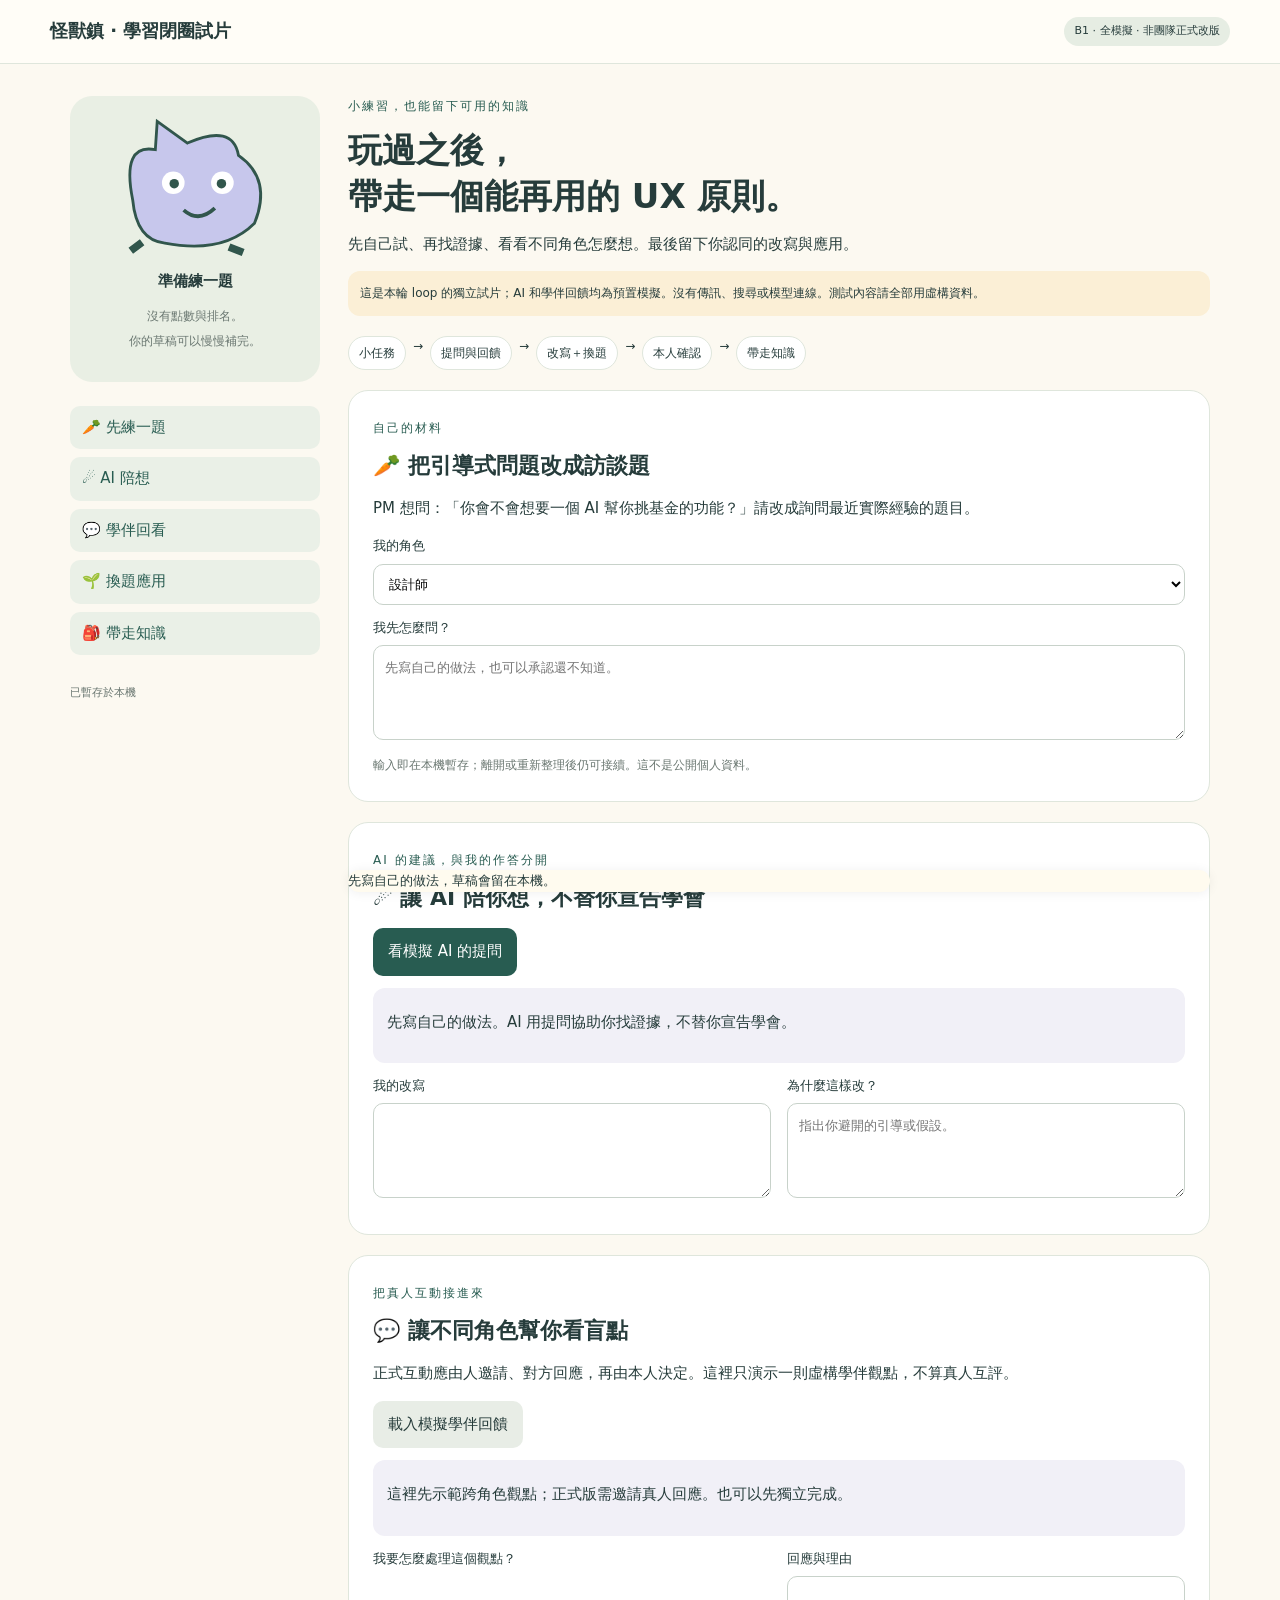
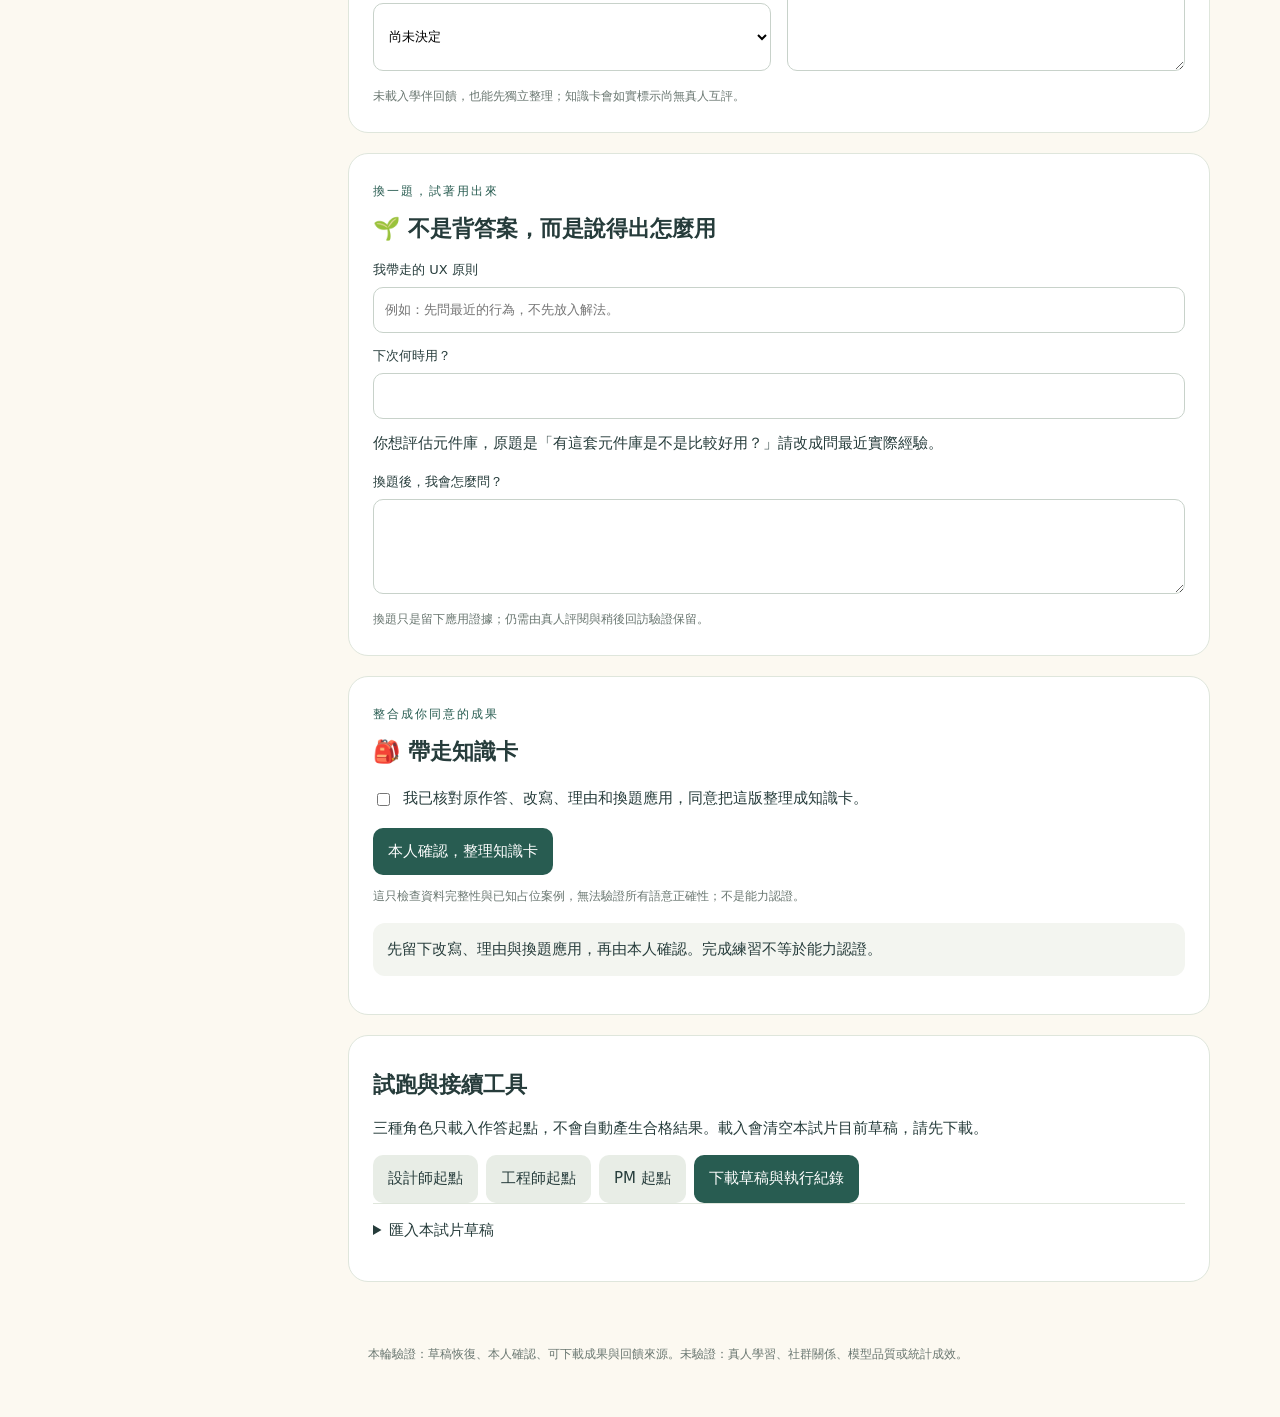
<file: docs/loop-lab/index.html>
<!doctype html><html lang="zh-Hant"><meta charset="UTF-8"><meta name="viewport" content="width=device-width,initial-scale=1"><title>怪獸鎮｜學習閉圈 B1 試片</title><style>
:root{--ink:#263c3b;--muted:#6a7771;--paper:#fcf9f1;--green:#285c51;--line:#dfe6dc}*{box-sizing:border-box}body{margin:0;background:var(--paper);color:var(--ink);font:15px/1.7 system-ui,-apple-system,sans-serif}header{padding:16px max(20px,calc((100vw - 1180px)/2));border-bottom:1px solid var(--line);background:#fffdf7;display:flex;justify-content:space-between;align-items:center;gap:14px}header b{font-size:18px}.tag{font-size:11px;border-radius:20px;background:#e6ede3;padding:5px 10px;display:inline-block}main{max-width:1180px;margin:32px auto;display:grid;grid-template-columns:250px 1fr;gap:28px;padding:0 20px}aside{position:sticky;top:20px;align-self:start}h1{font-size:34px;line-height:1.35;margin:12px 0}h2{font-size:22px;margin:6px 0 12px}h3{font-size:17px}p{margin:8px 0 14px}small,.muted{color:var(--muted)}small{font-size:12px}a{color:var(--green)}nav{display:grid;gap:8px;margin:24px 0}nav a{text-decoration:none;padding:9px 12px;border-radius:10px;background:#eaf0e7}section{background:white;border:1px solid var(--line);border-radius:20px;padding:24px;margin-bottom:20px;scroll-margin-top:20px}.topnote{background:#fbefd6;padding:12px;border-radius:12px;font-size:12px}.grid{display:grid;grid-template-columns:1fr 1fr;gap:16px}.field{display:grid;gap:6px;font-size:13px;margin:12px 0}textarea,input,select{font:inherit;border:1px solid #c8d2ca;border-radius:10px;padding:11px;width:100%;background:#fff}textarea{min-height:95px;resize:vertical}button{font:inherit;border:0;border-radius:10px;background:var(--green);color:white;padding:11px 15px;cursor:pointer;min-height:44px}button.secondary{background:#e8ede6;color:var(--ink)}button:disabled{opacity:.5;cursor:default}.actions{display:flex;gap:8px;flex-wrap:wrap}blockquote{margin:10px 0;padding:12px 16px;border-left:3px solid #99b7a5;background:#eef3ec}#ai-panel,#peer-panel{padding:14px;background:#f1f0f7;border-radius:12px;margin-top:12px}.knowledge{padding:20px;background:#edf6eb;border-radius:14px}.error{color:#8b3126;background:#fce9e2;padding:14px}.success{color:var(--green);padding:12px}#status{position:sticky;bottom:8px;border-radius:12px;background:#fffbef;box-shadow:0 1px 12px #0001;font-size:13px;z-index:2}.check{display:flex;align-items:flex-start;gap:10px;margin:16px 0}.check input{width:auto;margin-top:7px}details{border-top:1px solid var(--line);padding:14px 0}.empty{padding:14px;background:#f3f5f0;border-radius:12px}.eyebrow{font-size:12px;letter-spacing:2px;color:var(--green)}.flow{display:flex;gap:7px;flex-wrap:wrap;font-size:12px;margin:20px 0}.flow span{border:1px solid var(--line);border-radius:18px;padding:6px 10px;background:#fff}.monster{background:#e9efe4;border-radius:22px;text-align:center;padding:14px}svg{max-width:170px;width:100%}#saved{font-size:11px}footer{padding:20px;font-size:12px;color:var(--muted)}@media(max-width:760px){main{grid-template-columns:1fr;margin:16px auto}aside{position:static}.monster{display:flex;align-items:center;gap:12px}.monster svg{width:95px}nav{display:flex;overflow:auto;margin:16px 0;gap:6px}nav a{white-space:nowrap;font-size:12px}.grid{grid-template-columns:1fr}h1{font-size:28px}section{padding:18px}header{align-items:flex-start}header b{font-size:15px}}:focus-visible{outline:3px solid #da9c3d;outline-offset:3px}
</style><header><b>怪獸鎮 · 學習閉圈試片</b><span class="tag">B1 · 全模擬 · 非團隊正式改版</span></header><main><aside><div class="monster"><svg viewBox="0 0 180 160" aria-label="陪你練習的小怪獸" role="img"><path id="face" d="M24 95Q12 35 48 42L50 12 82 35Q130 14 136 48Q172 73 153 120Q120 153 58 141Q28 138 24 95" fill="#c7c7ec" stroke="#31564c" stroke-width="3"/><circle cx="67" cy="77" r="12" fill="white"/><circle cx="119" cy="77" r="12" fill="white"/><circle cx="68" cy="78" r="5" fill="#31564c"/><circle cx="118" cy="78" r="5" fill="#31564c"/><path d="M78 106Q94 120 111 104" fill="none" stroke="#31564c" stroke-width="4"/><path d="M34 140l-12 9m104-4 15 6" stroke="#31564c" stroke-width="8"/></svg><div><b id="phase">準備練一題</b><p><small>沒有點數與排名。<br>你的草稿可以慢慢補完。</small></p></div></div><nav><a href="#practice">🥕 先練一題</a><a href="#advisor">☄ AI 陪想</a><a href="#people">💬 學伴回看</a><a href="#apply">🌱 換題應用</a><a href="#takeaway">🎒 帶走知識</a></nav><small id="saved"></small></aside><div><div class="eyebrow">小練習，也能留下可用的知識</div><h1>玩過之後，<br>帶走一個能再用的 UX 原則。</h1><p>先自己試、再找證據、看看不同角色怎麼想。最後留下你認同的改寫與應用。</p><p class="topnote">這是本輪 loop 的獨立試片；AI 和學伴回饋均為預置模擬。沒有傳訊、搜尋或模型連線。測試內容請全部用虛構資料。</p><div class="flow"><span>小任務</span> → <span>提問與回饋</span> → <span>改寫＋換題</span> → <span>本人確認</span> → <span>帶走知識</span></div>
<section id="practice"><span class="eyebrow">自己的材料</span><h2>🥕 把引導式問題改成訪談題</h2><p>PM 想問：「你會不會想要一個 AI 幫你挑基金的功能？」請改成詢問最近實際經驗的題目。</p><label class="field">我的角色<select id="role"><option value="designer">設計師</option><option value="engineer">工程師</option><option value="pm">產品 PM</option></select></label><label class="field">我先怎麼問？<textarea data-field="original" maxlength="700" placeholder="先寫自己的做法，也可以承認還不知道。"></textarea></label><small>輸入即在本機暫存；離開或重新整理後仍可接續。這不是公開個人資料。</small></section>
<section id="advisor"><span class="eyebrow">AI 的建議，與我的作答分開</span><h2>☄ 讓 AI 陪你想，不替你宣告學會</h2><button data-action="ai">看模擬 AI 的提問</button><div id="ai-panel"></div><div class="grid"><label class="field">我的改寫<textarea data-field="revised" maxlength="700"></textarea></label><label class="field">為什麼這樣改？<textarea data-field="why" maxlength="700" placeholder="指出你避開的引導或假設。"></textarea></label></div></section>
<section id="people"><span class="eyebrow">把真人互動接進來</span><h2>💬 讓不同角色幫你看盲點</h2><p>正式互動應由人邀請、對方回應，再由本人決定。這裡只演示一則虛構學伴觀點，不算真人互評。</p><button data-action="peer" class="secondary">載入模擬學伴回饋</button><div id="peer-panel"></div><div class="grid"><label class="field">我要怎麼處理這個觀點？<select data-field="peerDecision"><option value="">尚未決定</option><option value="adopt">採用，並改寫</option><option value="reject">不採用，保留理由</option></select></label><label class="field">回應與理由<textarea data-field="peerReply" maxlength="700"></textarea></label></div><small>未載入學伴回饋，也能先獨立整理；知識卡會如實標示尚無真人互評。</small></section>
<section id="apply"><span class="eyebrow">換一題，試著用出來</span><h2>🌱 不是背答案，而是說得出怎麼用</h2><label class="field">我帶走的 UX 原則<input data-field="principle" maxlength="700" placeholder="例如：先問最近的行為，不先放入解法。"></label><label class="field">下次何時用？<input data-field="useWhen" maxlength="700"></label><p id="transfer-prompt"></p><label class="field">換題後，我會怎麼問？<textarea data-field="transferAnswer" maxlength="700"></textarea></label><small>換題只是留下應用證據；仍需由真人評閱與稍後回訪驗證保留。</small></section>
<section id="takeaway"><span class="eyebrow">整合成你同意的成果</span><h2>🎒 帶走知識卡</h2><label class="check"><input type="checkbox" id="confirm">我已核對原作答、改寫、理由和換題應用，同意把這版整理成知識卡。</label><button data-action="pack">本人確認，整理知識卡</button><p><small>這只檢查資料完整性與已知占位案例，無法驗證所有語意正確性；不是能力認證。</small></p><div id="card"></div></section>
<section><h2>試跑與接續工具</h2><p>三種角色只載入作答起點，不會自動產生合格結果。載入會清空本試片目前草稿，請先下載。</p><div class="actions"><button class="secondary" data-action="fixture" data-role="designer">設計師起點</button><button class="secondary" data-action="fixture" data-role="engineer">工程師起點</button><button class="secondary" data-action="fixture" data-role="pm">PM 起點</button><button data-action="draft">下載草稿與執行紀錄</button></div><details><summary>匯入本試片草稿</summary><label class="field">模擬草稿 JSON<textarea id="import"></textarea></label><button data-action="import">驗證後接續</button></details></section><div id="status" role="status" aria-live="polite">先寫自己的做法，草稿會留在本機。</div><footer>本輪驗證：草稿恢復、本人確認、可下載成果與回饋來源。未驗證：真人學習、社群關係、模型品質或統計成效。</footer></div></main><script>
var LoopValue=(()=>{
const BUILD='value-loop-B1',roles=['designer','engineer','pm'];
const labels={designer:'設計師',engineer:'工程師',pm:'產品 PM'};
const transfer={designer:'你想評估元件庫，原題是「有這套元件庫是不是比較好用？」請改成問最近實際經驗。',engineer:'你想改善失敗流程，原題是「API 自動重試會不會讓你更滿意？」請改成問最近實際經驗。',pm:'你想了解留存，原題是「AI 提醒會不會讓你每天回來？」請改成問最近實際經驗。'};
const copy=x=>JSON.parse(JSON.stringify(x)),must=(ok,msg)=>{if(!ok)throw Error(msg)};
const clean=x=>String(x||'').trim();
const placeholder=x=>/測試占位|沒有提出任何解法|不知道|隨便填/.test(x);
function fresh(role='designer'){must(roles.includes(role),'角色無效');return {build:BUILD,role,revision:0,original:'',revised:'',why:'',principle:'',useWhen:'',transferAnswer:'',peerReply:'',peerDecision:'',ai:null,peer:null,ownerConfirmed:false,card:null,history:[],events:[]};}
function event(s,action){s.events.push({at:new Date().toISOString(),action,revision:s.revision});}
function edit(s,key,value){must(['original','revised','why','principle','useWhen','transferAnswer','peerReply','peerDecision'].includes(key),'欄位無效');if(s[key]===value)return;if(s.card){s.history.push(copy(s.card));s.card=null;}s[key]=String(value).slice(0,700);s.revision++;s.ownerConfirmed=false;}
function advice(s){must(clean(s.original),'先寫一句自己的做法，也可以寫「不知道」');s.ai={source:'本人本題作答',quote:s.original.slice(0,100),sourceRevision:s.revision,suggestion:'上次你挑選基金時，是怎麼比較和做決定的？可以帶我看一次過程嗎？',kind:'mock',note:'這是預置提問支架，不是正確性評分。'};event(s,'ai-scaffold');return s.ai;}
function applyAdvice(s){must(s.ai,'請先看模擬 AI 提問');edit(s,'revised',s.ai.suggestion);event(s,'apply-demo-with-user-action');}
function peer(s){s.peer={kind:'mock',role:s.role==='engineer'?'產品 PM':'工程師',text:s.role==='engineer'?'我會再問失敗時如何繞過，並確認那次任務的影響。':'我想知道他原本怎麼做、卡在哪一步，別先假設一定需要 AI。',sourceRevision:s.revision};event(s,'load-mock-peer');}
function ready(s){const fields=['original','revised','why','principle','useWhen','transferAnswer'];must(fields.every(k=>clean(s[k])),'請完成自己的作答、改寫、理由、原則、使用時機與換題應用');must(fields.every(k=>!placeholder(s[k])),'還有占位或「不知道」內容；先練習、保留草稿，不標示為可攜成果');must(!s.peer||(['adopt','reject'].includes(s.peerDecision)&&clean(s.peerReply)),'看過模擬學伴回饋後，請決定採用與否並留下理由');}
function pack(s){ready(s);must(s.ownerConfirmed,'請由本人核對並確認知識卡');s.card={id:'knowledge-'+s.role+'-r'+s.revision,build:BUILD,role:labels[s.role],original:s.original,revised:s.revised,why:s.why,principle:s.principle,useWhen:s.useWhen,transferPrompt:transfer[s.role],transferAnswer:s.transferAnswer,ai:s.ai?copy(s.ai):null,peer:s.peer?{...copy(s.peer),decision:s.peerDecision,reply:s.peerReply}:null,reviewStatus:'本人確認；尚無真人互評與能力驗證',capabilityCertified:false};event(s,'owner-confirmed-card');return s.card;}
function markdown(c){return '# '+c.principle+'\n\n角色：'+c.role+'\n\n## 原作答\n'+c.original+'\n\n## 我的改寫\n'+c.revised+'\n\n## 為什麼這樣改\n'+c.why+'\n\n## 下次何時用\n'+c.useWhen+'\n\n## 換題應用\n'+c.transferPrompt+'\n'+c.transferAnswer+'\n\n## 回饋來源\n'+(c.ai?'AI：模擬提問支架；原句「'+c.ai.quote+'」\n':'AI：未使用\n')+(c.peer?'學伴：模擬'+c.peer.role+'；'+c.peer.text+'\n我的決定：'+c.peer.decision+'；'+c.peer.reply:'學伴：尚未互評')+'\n\n'+c.reviewStatus+'\n不是能力認證，也不是真人研究結果。\n';}
function validate(v){must(v?.format==='value-loop-draft-v1'&&v.state?.build===BUILD&&roles.includes(v.state.role),'請使用本試片匯出的草稿');for(const k of ['original','revised','why','principle','useWhen','transferAnswer','peerReply','peerDecision'])must(typeof v.state[k]==='string'&&v.state[k].length<=700,'草稿欄位無效');must(Array.isArray(v.state.events)&&Array.isArray(v.state.history),'草稿紀錄無效');return copy(v.state);}
return{BUILD,roles,labels,transfer,fresh,edit,advice,applyAdvice,peer,ready,pack,markdown,validate,event,copy};
})();
if(typeof module!=='undefined')module.exports=LoopValue;

</script><script>
(()=>{const C=LoopValue,K='value-loop-B1-local',q=s=>document.querySelector(s),esc=x=>String(x??'').replace(/[&<>"']/g,c=>({'&':'&amp;','<':'&lt;','>':'&gt;','"':'&quot;',"'":'&#39;'}[c]));let S;try{S=C.validate(JSON.parse(localStorage.getItem(K)))}catch{S=C.fresh()}
function save(){try{localStorage.setItem(K,JSON.stringify({format:'value-loop-draft-v1',state:S}));q('#saved').textContent='已暫存於本機'}catch{q('#saved').textContent='暫存失敗，請先下載草稿'}}
function render(){for(const el of document.querySelectorAll('[data-field]'))el.value=S[el.dataset.field]||'';q('#role').value=S.role;q('#transfer-prompt').textContent=C.transfer[S.role];q('#ai-panel').innerHTML=S.ai?`<blockquote>你寫：「${esc(S.ai.quote)}」</blockquote><p>先想：這題問的是未來意願，還是已發生的行為？</p><p>${esc(S.ai.suggestion)}</p><small>來源：${esc(S.ai.source)} · 僅對應當時版本 · ${esc(S.ai.note)}</small><button data-action="apply">把示範帶入改寫，再由我調整</button>`:'<p>先寫自己的做法。AI 用提問協助你找證據，不替你宣告學會。</p>';q('#peer-panel').innerHTML=S.peer?`<blockquote>虛構${esc(S.peer.role)}：${esc(S.peer.text)}</blockquote><small>模擬學伴；沒有聯繫真人。針對載入當時的草稿。</small>`:'<p>這裡先示範跨角色觀點；正式版需邀請真人回應。也可以先獨立完成。</p>';q('#confirm').checked=S.ownerConfirmed;q('#card').innerHTML=S.card?`<article class="knowledge"><span class="tag">本人已確認 · 可下載</span><h2>${esc(S.card.principle)}</h2><p><b>我的改寫</b><br>${esc(S.card.revised)}</p><p><b>為什麼</b><br>${esc(S.card.why)}</p><p><b>下次使用</b><br>${esc(S.card.useWhen)}</p><p><b>換題應用</b><br>${esc(S.card.transferAnswer)}</p><small>${esc(S.card.reviewStatus)}。AI 與學伴回饋皆為模擬。</small><div class="actions"><button data-action="md">下載 Markdown 知識卡</button><button data-action="json">下載 JSON 知識卡</button></div></article>`:'<p class="empty">先留下改寫、理由與換題應用，再由本人確認。完成練習不等於能力認證。</p>';q('#phase').textContent=S.card?'知識已整理，可帶走':S.revised?'正在改寫與應用':S.original?'已開始練習':'準備練一題';q('#face').setAttribute('fill',S.card?'#a5d5b2':S.revised?'#e9c38d':'#c7c7ec');q('#role').disabled=!!S.card;save();}
function msg(t,error=false){q('#status').textContent=t;q('#status').className=error?'error':'success'}
function download(name,content,type){const a=document.createElement('a'),u=URL.createObjectURL(new Blob([content],{type}));a.href=u;a.download=name;a.click();setTimeout(()=>URL.revokeObjectURL(u),1000)}
document.addEventListener('input',e=>{const k=e.target.dataset.field;if(!k)return;C.edit(S,k,e.target.value);q('#confirm').checked=false;q('#card').innerHTML='<p class="empty">草稿已變動，請重新本人確認；已下載的知識卡保留原版本。</p>';q('#role').disabled=false;save();});q('#confirm').addEventListener('change',e=>{S.ownerConfirmed=e.target.checked;save()});q('#role').addEventListener('change',e=>{S.role=e.target.value;C.edit(S,'transferAnswer','');q('#transfer-prompt').textContent=C.transfer[S.role];save()});
document.addEventListener('click',e=>{const b=e.target.closest('[data-action]');if(!b)return;const a=b.dataset.action;try{if(a==='ai')C.advice(S);if(a==='apply')C.applyAdvice(S);if(a==='peer')C.peer(S);if(a==='pack')C.pack(S);if(a==='md'||a==='json'){if(!S.card)throw Error('先由本人確認知識卡');C.event(S,'export-'+a);download('UX知識卡_'+S.role+(a==='md'?'.md':'.json'),a==='md'?C.markdown(S.card):JSON.stringify(S.card,null,2),a==='md'?'text/markdown':'application/json');}if(a==='draft'){C.event(S,'export-draft');download('loop-draft-'+S.role+'.json',JSON.stringify({format:'value-loop-draft-v1',state:S},null,2),'application/json')}if(a==='import'){S=C.validate(JSON.parse(q('#import').value));C.event(S,'restore-draft')}if(a==='fixture'){S=C.fresh(b.dataset.role);S.original='你會不會想要一個 AI 幫你挑基金的功能？';C.event(S,'load-'+S.role+'-starting-point');}render();msg(a==='pack'?'本人確認完成；可下載的成果不代表已驗證能力。':'已更新。資料只留在本機。');}catch(err){msg(err.message,true)}});render();})();

</script></html>
</file>
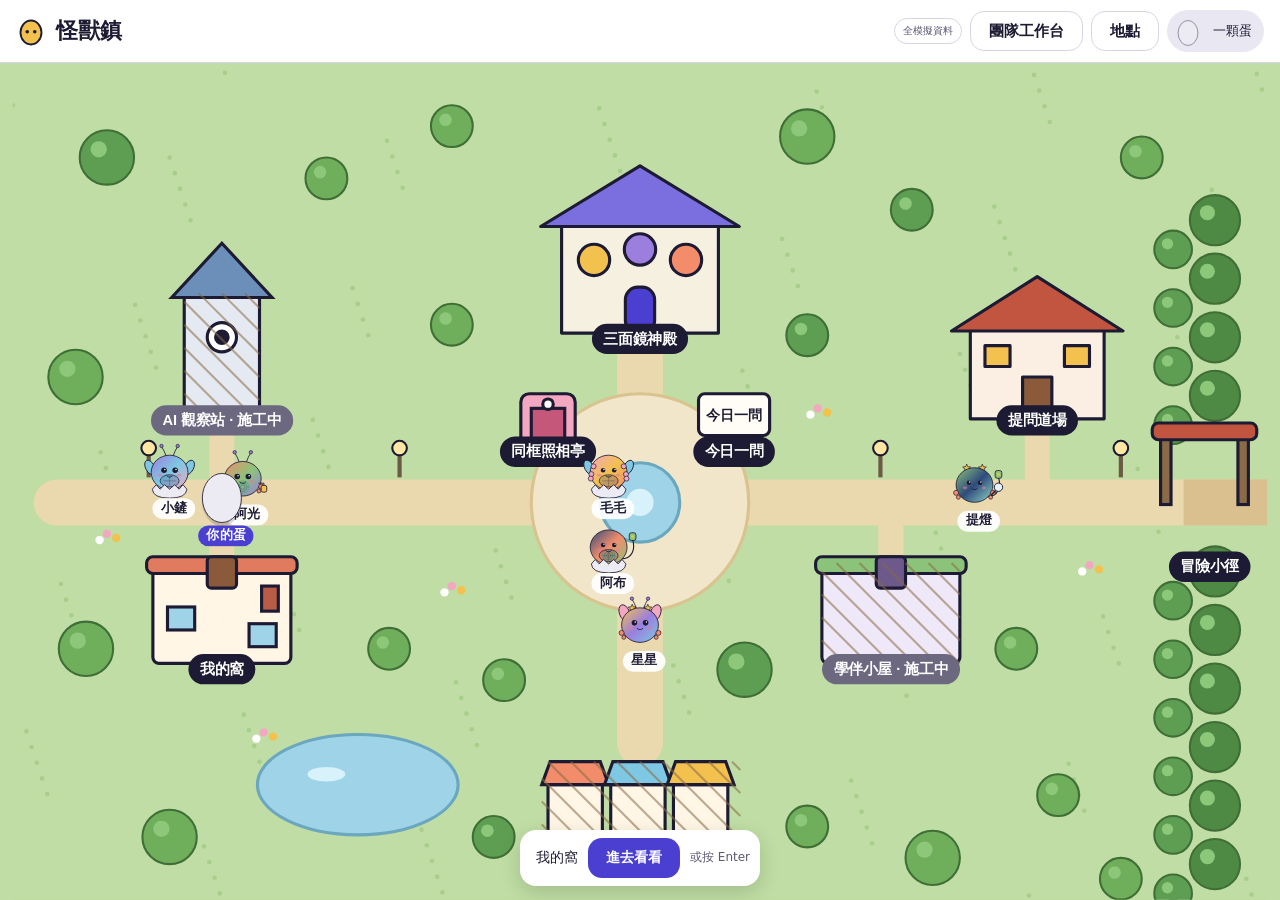
<file: docs/team/index.html>
<!doctype html><html lang="zh-Hant"><head><meta charset=utf8><meta name=viewport content="width=device-width,initial-scale=1,viewport-fit=cover"><style>:root{color-scheme:light;box-sizing:border-box;padding-top:env(safe-area-inset-top,0px);padding-bottom:env(safe-area-inset-bottom,0px)}html{scroll-padding-top:env(safe-area-inset-top,0px)}body{margin:0;padding:0;font:14px -apple-system,BlinkMacSystemFont,sans-serif;background:#fff;color:#000}img{max-width:100%}[hidden]:not([hidden=until-found i]){display:none!important}</style></head><body>
<title>怪獸鎮｜團隊 PRD V3 修正版</title>
<meta name="claude:viewport-fit-sides" content="cover">

<style>
/* Layout: sticky town bar + horizontal place tabs; each place is one column (phone) or two (desktop) of quiet cards around the monster. */
:root{
  --bg:#F3F2F8; --surface:#FFFFFF; --sunk:#E9E7F2; --line:#D8D5E6;
  --ink:#1D1B33; --muted:#5A5873; --accent:#4B3FD1; --accent-ink:#FFFFFF; --accent-soft:#E6E3FB;
  --gold:#F2C14E; --gold-ink:#5C4300; --night:#1D1B33; --night-ink:#F3F2FA; --night-muted:#C3C1D6;
  --good:#2F6B3A; --good-soft:#E2F1E0; --warn:#8A5300; --warn-soft:#FFF1DC;
  --f-display:"LXGW WenKai TC","Noto Sans TC","PingFang TC","Microsoft JhengHei",sans-serif;
  --f-body:"Noto Sans TC","PingFang TC","Microsoft JhengHei",system-ui,sans-serif;
  --f-mono:"IBM Plex Mono",ui-monospace,Menlo,monospace;
  --r:18px;
}
@media (prefers-color-scheme: dark){:root:not([data-theme="light"]){
  --bg:#14131F; --surface:#1E1C2E; --sunk:#262438; --line:#35324C;
  --ink:#EEEDF7; --muted:#A9A6C2; --accent:#9C93FF; --accent-ink:#14131F; --accent-soft:#2C2850;
  --gold:#F2C14E; --gold-ink:#F7D684; --night:#0E0D17; --night-ink:#F3F2FA; --night-muted:#B4B1CA;
  --good:#8FD49A; --good-soft:#1E3324; --warn:#F2C177; --warn-soft:#3A2C17; color-scheme:dark}}
:root[data-theme="dark"]{
  --bg:#14131F; --surface:#1E1C2E; --sunk:#262438; --line:#35324C;
  --ink:#EEEDF7; --muted:#A9A6C2; --accent:#9C93FF; --accent-ink:#14131F; --accent-soft:#2C2850;
  --gold:#F2C14E; --gold-ink:#F7D684; --night:#0E0D17; --night-ink:#F3F2FA; --night-muted:#B4B1CA;
  --good:#8FD49A; --good-soft:#1E3324; --warn:#F2C177; --warn-soft:#3A2C17; color-scheme:dark}
*{box-sizing:border-box}
[hidden]{display:none!important}
body{background:var(--bg);color:var(--ink);font-family:var(--f-body);font-size:15px;line-height:1.65}
body::before{content:"";position:fixed;inset:0 0 auto;height:env(safe-area-inset-top,0px);z-index:10;background:var(--surface)}
button,input,textarea,select{font:inherit;color:inherit}
h1,h2,h3{font-family:var(--f-display);font-weight:700;line-height:1.3;margin:0;text-wrap:balance}
h1{font-size:28px} h2{font-size:22px} h3{font-size:18px}
p{margin:0}
.wrap{max-width:1080px;margin:0 auto;padding-left:max(16px,env(safe-area-inset-left,0px));padding-right:max(16px,env(safe-area-inset-right,0px))}
header.bar{position:sticky;top:env(safe-area-inset-top,0px);z-index:5;background:var(--surface);border-bottom:1px solid var(--line)}
.bar-row{display:flex;align-items:center;justify-content:space-between;gap:12px;padding-block:10px}
.brand{display:flex;align-items:center;gap:10px;font-family:var(--f-display);font-size:22px;font-weight:700}
.me-chip{display:flex;align-items:center;gap:8px;background:var(--sunk);border-radius:999px;padding:4px 12px 4px 4px;font-size:13px;border:0;cursor:pointer;min-height:40px}
.me-chip svg{width:34px;height:34px}
nav.places{display:flex;gap:4px;overflow-x:auto;padding-bottom:8px;scrollbar-width:none}
nav.places::-webkit-scrollbar{display:none}
.place{flex:none;border:0;background:none;padding:8px 14px;border-radius:999px;cursor:pointer;color:var(--muted);font-weight:500;min-height:40px;white-space:nowrap}
.place[aria-current="page"]{background:var(--accent);color:var(--accent-ink)}
.tag{font-size:11px;font-family:var(--f-mono);letter-spacing:.04em;padding:1px 6px;border-radius:6px;background:var(--sunk);color:var(--muted);margin-left:4px}
.place[aria-current="page"] .tag{background:transparent;color:inherit;opacity:.8}
main{padding-block:24px 64px}
.intro{display:flex;flex-direction:column;gap:6px;margin-bottom:20px;max-width:65ch}
.intro p{color:var(--muted)}
.grid2{display:grid;grid-template-columns:minmax(0,1fr) minmax(0,1fr);gap:18px;align-items:start}
.grid-aside{display:grid;grid-template-columns:320px minmax(0,1fr);gap:18px;align-items:start}
@media (max-width:820px){.grid2,.grid-aside{grid-template-columns:minmax(0,1fr)}}
.stack{display:flex;flex-direction:column;gap:14px;min-width:0}
.card{background:var(--surface);border-radius:var(--r);padding:18px;display:flex;flex-direction:column;gap:12px;min-width:0}
.card.night{background:var(--night);color:var(--night-ink)}
.card.night .muted{color:var(--night-muted)}
.muted{color:var(--muted)}
.small{font-size:13px}
.eyebrow{font-size:12px;font-weight:700;letter-spacing:.06em;color:var(--muted)}
.ai-label{font-size:11px;font-weight:700;letter-spacing:.05em;color:var(--accent)}
.btn{display:inline-flex;align-items:center;justify-content:center;gap:6px;min-height:46px;padding:0 18px;border-radius:14px;border:0;background:var(--accent);color:var(--accent-ink);font-weight:700;cursor:pointer}
.btn.gold{background:var(--gold);color:#1D1B33}
.btn.ghost{background:transparent;color:var(--ink);border:1.5px solid var(--line)}
.btn.link{background:none;color:var(--muted);text-decoration:underline;min-height:40px;padding:0 6px;font-weight:500}
.btn:disabled{background:var(--sunk);color:var(--muted);cursor:not-allowed}
.btn:focus-visible,.place:focus-visible,.pick:focus-visible,.chip:focus-visible,.me-chip:focus-visible,.seen:focus-visible{outline:3px solid var(--gold);outline-offset:2px}
.row{display:flex;gap:10px;flex-wrap:wrap;align-items:center}
.between{display:flex;justify-content:space-between;align-items:center;gap:10px;flex-wrap:wrap}
label.field{display:flex;flex-direction:column;gap:6px;font-size:13px;color:var(--muted)}
input[type=text],textarea,select{width:100%;border:1px solid var(--line);background:var(--surface);border-radius:12px;padding:10px 12px;font-size:15px;color:var(--ink)}
textarea{resize:vertical;min-height:84px}
.cards8{display:grid;grid-template-columns:repeat(4,minmax(0,1fr));gap:10px}
@media (max-width:820px){.cards8{grid-template-columns:repeat(2,minmax(0,1fr))}}
.pick{text-align:left;border:2px solid var(--surface);background:var(--surface);border-radius:16px;padding:14px 12px;display:flex;flex-direction:column;gap:6px;cursor:pointer;min-height:132px}
.pick[aria-pressed="true"]{border-color:var(--accent);background:var(--accent-soft)}
.pick .nm{font-family:var(--f-display);font-size:18px;font-weight:700}
.pick .ft{margin-top:auto;font-size:12px;color:var(--accent);font-weight:500}
.cand{font-size:11px;border:1px solid var(--line);border-radius:999px;padding:0 7px;color:var(--muted)}
.chip{border:1.5px solid var(--line);background:var(--surface);border-radius:999px;padding:6px 14px;min-height:40px;cursor:pointer;font-weight:500}
.chip[aria-pressed="true"]{background:var(--accent);border-color:var(--accent);color:var(--accent-ink)}
.zone{display:inline-block;font-size:12px;font-weight:700;border-radius:999px;padding:3px 10px}
.z-consensus{background:#FDF1CF;color:#6B4E00}.z-human_win{background:#FCE3EC;color:#8E2F52}.z-ai_assist{background:#E7EEFB;color:#2B4C8A}
.z-partner_only{background:#FFEBDD;color:#8A3F12}.z-ai_only{background:#ECE7FB;color:#4A36B0}.z-hidden{background:#E4EEF6;color:#2B5272}.z-blind{background:#E3F1E1;color:#2F6B3A}
.monster-stage{display:flex;justify-content:center;align-items:center;padding:6px 0}
.monster-stage svg{width:min(260px,100%);height:auto}
.dots{display:flex;gap:6px}
.dots span{width:24px;height:6px;border-radius:999px;background:var(--sunk)}
.dots span.on{background:var(--gold)}
.quote{background:var(--sunk);border-radius:14px;padding:12px 14px;line-height:1.7}
.night .quote{background:rgba(255,255,255,.08)}
.stat{display:grid;grid-template-columns:repeat(3,minmax(0,1fr));gap:8px;text-align:center}
.stat div{background:var(--sunk);border-radius:12px;padding:10px 4px;display:flex;flex-direction:column}
.stat b{font-family:var(--f-mono);font-size:18px;font-variant-numeric:tabular-nums}
.post{display:flex;gap:12px;align-items:flex-start;padding:12px 0;border-top:1px solid var(--line)}
.post:first-child{border-top:0}
.post svg{width:46px;height:46px;flex:none}
.post .who{font-weight:700;font-size:14px}
.seen{border:1.5px solid var(--line);background:transparent;border-radius:999px;padding:4px 12px;font-size:13px;cursor:pointer;min-height:36px;color:var(--muted)}
.seen[aria-pressed="true"]{background:var(--good-soft);color:var(--good);border-color:transparent}
.lock{display:flex;align-items:center;gap:6px;color:var(--muted);font-size:13px}
.toggle-row{display:flex;justify-content:space-between;align-items:center;min-height:48px;gap:10px;border-top:1px solid var(--line)}
.toggle-row:first-of-type{border-top:0}
.tabs{display:inline-flex;background:var(--sunk);border-radius:12px;padding:4px;gap:4px}
.tabs button{border:0;background:transparent;border-radius:9px;padding:8px 16px;font-weight:700;cursor:pointer;min-height:40px;color:var(--muted)}
.tabs button[aria-selected="true"]{background:var(--surface);color:var(--ink)}
.chapter{display:flex;justify-content:space-between;align-items:center;gap:12px;background:var(--surface);border-radius:16px;padding:14px 16px;border:2px solid transparent;cursor:pointer;text-align:left;width:100%}
.chapter[aria-pressed="true"]{border-color:var(--accent)}
.sprout{font-size:12px;font-weight:700;border-radius:999px;padding:2px 10px;background:var(--sunk);color:var(--muted)}
.sprout.s1{background:var(--warn-soft);color:var(--warn)}.sprout.s2{background:var(--accent-soft);color:var(--accent)}.sprout.s3{background:var(--good-soft);color:var(--good)}
.toast{position:fixed;left:50%;transform:translateX(-50%);bottom:calc(20px + env(safe-area-inset-bottom,0px));background:var(--night);color:var(--night-ink);padding:10px 18px;border-radius:999px;font-size:14px;z-index:20;max-width:calc(100% - 32px)}
.legend{display:flex;flex-direction:column;gap:8px;font-size:14px}
.legend div{display:flex;justify-content:space-between;gap:12px}
.legend span:last-child{color:var(--muted);text-align:right}
.note{font-size:12px;color:var(--muted)}
.demo{display:inline-block;font-size:11px;font-weight:700;color:var(--warn);background:var(--warn-soft);border-radius:6px;padding:1px 6px}
footer{padding-block:24px;color:var(--muted);font-size:13px;border-top:1px solid var(--line)}
@media (prefers-reduced-motion:no-preference){.pop{animation:pop .5s ease-out}@keyframes pop{from{transform:scale(.92);opacity:.6}to{transform:none;opacity:1}}}

html,body{height:100%}
body{display:flex;flex-direction:column;overflow:hidden}
header.bar{position:relative;top:auto;flex:none}
.bar-row{padding-left:max(16px,env(safe-area-inset-left,0px));padding-right:max(16px,env(safe-area-inset-right,0px))}
.bar-tools{display:flex;gap:8px;align-items:center;position:relative}
.menu{position:absolute;right:0;top:calc(100% + 6px);background:var(--surface);border-radius:16px;box-shadow:0 10px 30px rgba(0,0,0,.18);padding:8px;display:flex;flex-direction:column;min-width:220px;z-index:40}
.menu button{text-align:left;border:0;background:none;padding:10px 12px;border-radius:10px;cursor:pointer;min-height:44px;display:flex;justify-content:space-between;gap:10px}
.menu button:hover{background:var(--sunk)}
.town{position:relative;flex:1;min-height:0;overflow:hidden;background:#BFDDA4;outline:none;touch-action:manipulation}
.world{position:absolute;left:0;top:0;width:1200px;height:800px;transform-origin:0 0}
.world>svg.bg{position:absolute;inset:0;width:1200px;height:800px;display:block}
.veil{position:absolute;inset:0;background:#20204A;opacity:0;pointer-events:none;transition:opacity 1s}
.town.night .veil{opacity:.32}
.town.night .lamp{fill:#FFD86B;filter:drop-shadow(0 0 8px #FFD86B)}
.spot{position:absolute;border:0;background:transparent;cursor:pointer;padding:0;border-radius:14px;z-index:5}
.spot:hover{background:rgba(255,255,255,.12)}
.spot:focus-visible{outline:3px solid var(--gold);outline-offset:2px}
.spot .lbl{position:absolute;left:50%;transform:translateX(-50%);bottom:-16px;white-space:nowrap;background:#1D1B33;color:#FFFFFF;font-size:14px;font-weight:700;padding:3px 11px;border-radius:999px;font-family:var(--f-display);pointer-events:none}
.spot.locked .lbl{background:#6B6880}
.spot:hover .lbl,.spot:focus-visible .lbl{background:#4B3FD1}
.ent{position:absolute;left:0;top:0;width:64px;height:64px;pointer-events:none;will-change:transform}
.ent .body{width:64px;height:64px}
.ent .body svg{width:64px;height:64px;display:block;transition:transform .15s}
.ent.face-l .body svg{transform:scaleX(-1)}
.ent.npc{pointer-events:auto;cursor:pointer}
.ent.npc:focus-visible{outline:3px solid var(--gold);border-radius:50%}
.ent .tag{position:absolute;top:62px;left:50%;transform:translateX(-50%);font-size:12px;font-weight:700;background:rgba(255,255,255,.92);color:#1D1B33;padding:0 8px;border-radius:999px;white-space:nowrap}
.ent.me .tag{background:#4B3FD1;color:#FFFFFF}
.ent.me .body{filter:drop-shadow(0 3px 0 rgba(29,27,51,.18))}
.ent .bub{position:absolute;bottom:62px;left:50%;transform:translateX(-50%);background:#FFFFFF;color:#1D1B33;border-radius:12px;padding:4px 9px;font-size:13px;white-space:nowrap;box-shadow:0 2px 0 rgba(29,27,51,.18)}
.ent .bub svg{width:22px;height:22px;display:block}
@media (prefers-reduced-motion:no-preference){.ent.walk .body{animation:bob .32s ease-in-out infinite alternate}@keyframes bob{from{transform:translateY(0)}to{transform:translateY(-5px)}}}
.mark{position:absolute;width:24px;height:12px;border:3px solid #4B3FD1;border-radius:50%;z-index:6;pointer-events:none}
.hint{position:absolute;left:50%;transform:translateX(-50%);bottom:calc(14px + env(safe-area-inset-bottom,0px));background:var(--surface);color:var(--ink);border-radius:16px;padding:8px 10px 8px 16px;display:flex;align-items:center;gap:10px;box-shadow:0 6px 20px rgba(0,0,0,.15);max-width:calc(100% - 32px);font-size:14px;z-index:20}
.hint .btn{min-height:40px}
@media (max-width:600px){.kbd{display:none}}
.npccard{position:absolute;left:50%;transform:translateX(-50%);bottom:calc(76px + env(safe-area-inset-bottom,0px));width:min(440px,calc(100% - 32px));background:var(--surface);border-radius:20px;padding:14px;display:flex;flex-direction:column;gap:10px;box-shadow:0 10px 30px rgba(0,0,0,.2);z-index:21}
.sheet{position:absolute;right:0;top:0;bottom:0;width:min(620px,100%);background:var(--bg);box-shadow:-10px 0 30px rgba(0,0,0,.2);display:flex;flex-direction:column;z-index:25}
@media (max-width:700px){.sheet{top:auto;height:88%;border-radius:22px 22px 0 0;overflow:hidden}}
.sheet-head{display:flex;justify-content:space-between;align-items:center;gap:10px;padding:12px 16px;background:var(--surface);border-bottom:1px solid var(--line)}
.sheet-body{overflow-y:auto;padding:18px 16px calc(28px + env(safe-area-inset-bottom,0px));flex:1}
.sheet .grid2,.sheet .grid-aside{grid-template-columns:minmax(0,1fr)}
.sheet .cards8{grid-template-columns:repeat(2,minmax(0,1fr))}
.sheet h1{font-size:24px}
.sheet .tabs{flex-wrap:wrap}
.reveal{position:fixed;inset:0;background:rgba(14,13,23,.72);display:flex;align-items:center;justify-content:center;z-index:50;padding:16px}
.reveal .box{background:var(--night);color:var(--night-ink);border-radius:24px;padding:24px;max-width:420px;width:100%;text-align:center;display:flex;flex-direction:column;gap:12px}
.reveal .muted{color:var(--night-muted)}
</style>
<header class="bar">
  <div class="bar-row">
    <div class="brand"><svg width="30" height="30" viewBox="0 0 40 40" aria-hidden="true"><ellipse cx="20" cy="22" rx="14" ry="16" fill="#F2C14E" stroke="currentColor" stroke-width="2.5"/><circle cx="15" cy="21" r="2.4" fill="currentColor"/><circle cx="25" cy="21" r="2.4" fill="currentColor"/></svg>怪獸鎮</div>
    <div class="bar-tools"><span class="v3-mode">全模擬資料</span><button class="btn ghost" data-v3="lab" style="min-height:40px">團隊工作台</button>
      <button class="btn ghost" id="placesBtn" aria-expanded="false" aria-controls="placesMenu" style="min-height:40px">地點</button>
      <div class="menu" id="placesMenu" hidden><button data-spot="hatch"><span>三面鏡神殿</span><span class="note">P0</span></button><button data-spot="home"><span>我的窩</span><span class="note">P0</span></button><button data-spot="plaza"><span>今日一問</span><span class="note">P0</span></button><button data-spot="dojo"><span>提問道場</span><span class="note">P0</span></button><button data-spot="photo"><span>同框照相亭</span><span class="note"></span></button><button data-spot="quest"><span>冒險小徑</span><span class="note">P2</span></button><button data-spot="tower"><span>AI 觀察站</span><span class="note">施工中</span></button><button data-spot="hut"><span>學伴小屋</span><span class="note">施工中</span></button><button data-spot="market"><span>互測市集</span><span class="note">施工中</span></button></div>
      <button class="me-chip" id="meChip" data-spot="home" aria-label="走回我的窩"></button>
    </div>
  </div>
</header>
<div class="town" id="town" tabindex="0" aria-label="怪獸鎮地圖">
  <div class="world" id="world"></div>
  <div class="hint" id="hint" hidden></div>
  <div class="npccard" id="npccard" hidden></div>
  <aside class="sheet" id="sheet" hidden aria-labelledby="sheetTitle">
    <div class="sheet-head"><h2 id="sheetTitle"></h2><button class="btn ghost" id="leave" data-act="leave" style="min-height:40px">走出去</button></div>
    <div class="sheet-body" id="sheetBody"></div>
  </aside>
</div>
<div class="reveal" id="reveal" hidden role="dialog" aria-modal="true"></div>
<div class="toast" id="toast" hidden></div>
<link rel="stylesheet" href="./team-updates.css?v=team-prd-v3-r2"><script src="./team-core.js?v=team-prd-v3-r2"></script>
<script>
/* ---------- 資料 ---------- */
const CARDS = [
  {id:'affirmation',name:'被肯定感',desc:'做的事被看見、被說出價值',feat:'星星角',color:'#F2C14E',aura:'閃光點點',cand:false},
  {id:'community',name:'社群感',desc:'和一群人一起往前走',feat:'好多隻小手',color:'#F28C6B',aura:'牽手環紋',cand:false},
  {id:'guidance',name:'引導支持',desc:'卡住時有人指個方向',feat:'提燈尾巴',color:'#8CC37A',aura:'指路箭頭',cand:false},
  {id:'self_worth',name:'自我價值',desc:'相信自己做的東西有份量',feat:'堅固的殼',color:'#2F4B7C',aura:'盾形光',cand:false},
  {id:'autonomy',name:'自主',desc:'用自己的步調和方法做事',feat:'小翅膀',color:'#7EC8E3',aura:'風旋紋',cand:true},
  {id:'curiosity',name:'好奇探索',desc:'想知道新東西怎麼運作',feat:'天線大眼',color:'#9B7EDE',aura:'星點軌跡',cand:true},
  {id:'visible_progress',name:'看得見的進步',desc:'能看到自己一步步變好',feat:'年輪紋身',color:'#8FD9C4',aura:'階梯光',cand:true},
  {id:'psych_safety',name:'心理安全',desc:'可以放心試、放心犯錯',feat:'毛茸茸外皮',color:'#F4A7C0',aura:'柔光圈',cand:true}
];
const C = Object.fromEntries(CARDS.map(c=>[c.id,c]));
const PARTNER = ['affirmation','psych_safety','guidance'];
const PARTNER_NOTE = {affirmation:'聊到主管誇她的提案時，她整個人亮起來',psych_safety:'她說「先自己試過，確定不會出錯再拿出來」',guidance:'她說卡住時第一個想到的是去問學姊'};
const AI = ['affirmation','guidance','curiosity'];
const AI_QUOTE = {affirmation:'有人跟我說這個設計幫到他，我會開心一整天',guidance:'卡住的時候，我會先去找學姊問方向',curiosity:'看到新工具我都會先自己玩一輪'};
const HEADLINE = '我比較希望先自己試過，確定不會出錯再拿出來';
function activeAI(){return S?.meta?.aiAvailable===false?[]:AI}
function selectedHeadline(){if(S?.meta?.aiAvailable===false)return '尚無已核對的 AI 原句';const lines=[HEADLINE,...Object.values(AI_QUOTE)];return lines[S?.meta?.headline||0]||HEADLINE}
const ZONES = {
  consensus:{name:'共識區',tone:'你被完整看見了',rank:0,egg:'蛋殼亮起來了'},
  human_win:{name:'人腦勝區',tone:'夥伴懂你，AI 沒看出來',rank:1,egg:'蛋殼染上夥伴給的顏色'},
  ai_assist:{name:'AI 補位區',tone:'AI 抓到了夥伴沒注意的',rank:1,egg:'蛋外圍出現 AI 的光環'},
  partner_only:{name:'夥伴獨見',tone:'夥伴的觀察，值得問問他為什麼',rank:2,egg:'蛋殼染上夥伴給的顏色'},
  ai_only:{name:'AI 獨見',tone:'AI 的推測，你同意嗎？',rank:2,egg:'蛋外圍出現 AI 的光環'},
  hidden:{name:'隱藏區',tone:'你心裡重要、但還沒表現出來的',rank:3,egg:'蛋殼的裂紋變多了'},
  blind:{name:'盲點區',tone:'別人都看見、你自己沒意識到的',rank:4,egg:'破殼了！小怪獸轉身，背上長出這張卡的特徵'}
};
const TYPES = {
  spotlight:{name:'探照燈型',item:'lantern',itemName:'提燈'},
  driller:{name:'鑽探型',item:'shovel',itemName:'小鏟子'},
  confirmer:{name:'確認型',item:'magnifier',itemName:'放大鏡'},
  listener:{name:'傾聽型',item:'big_ears',itemName:'大耳朵'}
};
const ATTRS = {
  research:{name:'研究眼',part:'額頭的小眼睛'}, structure:{name:'結構骨',part:'背上的骨板'},
  ai:{name:'AI 觸角',part:'頭上的觸角'}, automation:{name:'自動化齒輪',part:'身側的齒輪'}, judgment:{name:'判斷心',part:'胸前的心形徽記'}
};
const SPROUT = ['還沒開始','冒芽','長出','成形'];
const CHAPTERS = [
  {id:'foundation',name:'基礎地圖',topic:'使用者研究、資訊架構、互動流程',quests:[
    {id:'f1',attr:'research',min:5,scenario:'新上線的記帳 App 次日留存只有兩成。你只有一天，要先找誰聊、問什麼？',hint:'先找「下載後沒再打開」的人，問他最後一次打開時在做什麼。',good:'你先鎖定流失的人而不是忠實用戶，訪談對象選得準。',next:'把「最後一次打開」改成具體的時間點，回想會更清楚。'},
    {id:'f2',attr:'structure',min:8,scenario:'保險 App 的「理賠」藏在第三層選單，客服電話打爆了。你會怎麼調整資訊架構？',hint:'先列出使用者在出事當下最想完成的三件事。',good:'你從使用者出事當下的情境出發排優先順序。',next:'補一個驗證方式，例如五秒測試或樹狀測試。'}]},
  {id:'ai_collab',name:'AI 協作',topic:'AI 工具、prompt、AI 輔助研究整理',quests:[
    {id:'c1',attr:'ai',min:5,scenario:'你有 12 份訪談逐字稿，想用 AI 幫忙整理主題。你會怎麼下指令，並避免 AI 編造？',hint:'要求每個主題都附上逐字原句。',good:'你要求 AI 附原句，之後能回頭核對。',next:'再加一步：自己抽三份逐字稿比對 AI 的分類。'}]},
  {id:'ai_product',name:'AI 產品設計',topic:'信任、透明、使用者可控、錯誤處理、對話設計',quests:[
    {id:'p1',attr:'ai',min:5,scenario:'PM 要你兩天內設計 AI 客服的錯誤訊息：使用者問了 AI 答不出來的問題，畫面要怎麼說？',hint:'先想使用者「下一步能做什麼」，再決定語氣。',good:'你先承認 AI 答不出來，再給可以點的替代問題，使用者不會卡住。',next:'補一個「轉真人客服」的出口，並說明大概要等多久。'},
    {id:'p2',attr:'structure',min:8,scenario:'AI 理財助理會推薦基金。你要怎麼讓使用者知道推薦的依據與風險？',hint:'把「為什麼推薦」和「可能虧損多少」放在同一個視線範圍。',good:'你把依據與風險放在一起，不讓風險藏在下一頁。',next:'加一個「我不想要這類推薦」的控制，讓使用者可以調整。'}]},
  {id:'automation',name:'自動化與數據',topic:'流程自動化、數據分析、與 PM 和工程協作',quests:[
    {id:'a1',attr:'automation',min:8,scenario:'團隊每週手動整理 200 則 App 評論。你會怎麼設計一個半自動流程？',hint:'先定義人一定要看的那一步。',good:'你保留了人工確認負評的步驟，自動化範圍清楚。',next:'說明用哪個指標判斷這個流程有沒有省到時間。'}]},
  {id:'strategy',name:'策略與判斷',topic:'研究主導決策、AI × 自身領域、作品集敘事、負責任 AI',quests:[
    {id:'s1',attr:'judgment',min:8,scenario:'老闆想在開戶流程加 AI 人臉辨識，但訪談發現長輩很怕被拍。你會怎麼回應？',hint:'把研究發現換成老闆在意的數字或風險。',good:'你沒有直接否決，而是提出可並行的替代方案。',next:'補一句這個決定對法遵與客訴量的影響。'}]}
];
const QUESTS = CHAPTERS.flatMap(ch=>ch.quests.map(q=>({...q,chapter:ch.id,chapterName:ch.name})));
const TITLES = [
  {name:'AI 產品設計師',key:['ai','research','judgment']},
  {name:'UI/UX 設計師（AI 產品設計）',key:['research','structure','ai']},
  {name:'Product Designer',key:['research','judgment','automation']},
  {name:'Content Strategist / UX Writer',key:['judgment','research','ai']}
];
const NEIGHBORS = [
  {name:'阿光',self:['community','curiosity','visible_progress'],partner:['community','guidance','curiosity'],stage:'grown',item:'lantern',quote:'先問他上一次遇到這個問題是什麼時候。'},
  {name:'毛毛',self:['psych_safety','self_worth','autonomy'],partner:['psych_safety','affirmation','community'],stage:'baby',item:null,quote:'我會問：你說難用，是哪一步讓你想放棄？'},
  {name:'提燈',self:['guidance','affirmation','community'],partner:['guidance','self_worth','visible_progress'],stage:'grown',item:'magnifier',quote:'請他把剛剛的操作再做一次給我看。'},
  {name:'阿布',self:['self_worth','guidance','visible_progress'],partner:['self_worth','community','guidance'],stage:'baby',item:null,quote:'可以帶我看一次你平常怎麼用嗎？'},
  {name:'星星',self:['affirmation','curiosity','community'],partner:['affirmation','curiosity','autonomy'],stage:'grown',item:'big_ears',quote:'你說的難用，和上次比有什麼不一樣？'},
  {name:'小鏟',self:['autonomy','curiosity','self_worth'],partner:['curiosity','autonomy','psych_safety'],stage:'baby',item:null,quote:'「好難用」之前，你原本想完成什麼？'}
];

/* ---------- 狀態 ---------- */
const KEY='monster-town-team-v3-r1';
const fresh=()=>({view:'home',
  hatch:{step:'pick',self:[],reasons:{},guess:'',n:0,disputed:{},disputeOpen:null,done:false},
  card:{name:'',nickname:'試試看先生',finalized:false,vis:{headline:false,aura:false,back:false,disagree:false,nickname:false},tab:'A'},
  bside:{guess:null,unlocked:false,override:null},
  plaza:{answer:'',posted:false,seen:{}},
  dojo:{q:'你會不會覺得這個功能很難用？',mine:'',step:'write',final:null,aiWrong:false},
  quest:{chapter:'ai_product',active:null,answer:'',hint:false,phase:'list',guess:null,done:[],recalls:{},lastGrow:null,skills:{research:0,structure:0,ai:0,automation:0,judgment:0}},
  checkin:{did:'',mins:'',stuck:'',conf:'',energy:'',tomorrow:'',submitted:false},
  career:{guess:null,industry:'金融'},
  open:null,pos:{x:200,y:440},visited:{},diary:[],seerShown:false,aiWrong:0,photo:null
});
let S;
try{S=JSON.parse(sessionStorage.getItem(KEY))||fresh()}catch(e){S=fresh()}
// Reload begins on the map; team-only views are registered by the extension below.
S.open=null;
const save=()=>{try{sessionStorage.setItem(KEY,JSON.stringify(S))}catch(e){document.getElementById('toast').textContent='分頁暫存失敗，請先到團隊工作台匯出';document.getElementById('toast').hidden=false}};
const esc=s=>String(s??'').replace(/[&<>"']/g,c=>({'&':'&amp;','<':'&lt;','>':'&gt;','"':'&quot;',"'":'&#39;'}[c]));

/* ---------- 規則（純函式） ---------- */
function zoneOf(id,self){const s=self.includes(id),p=PARTNER.includes(id),a=activeAI().includes(id);
  if(s&&p&&a)return'consensus';if(s&&p)return'human_win';if(s&&a)return'ai_assist';if(s)return'hidden';if(p&&a)return'blind';if(p)return'partner_only';if(a)return'ai_only';return null}
function revealOrder(self){const ids=[...new Set([...self,...PARTNER,...activeAI()])];
  return ids.map(id=>({id,zone:zoneOf(id,self)})).sort((x,y)=>ZONES[x.zone].rank-ZONES[y.zone].rank)}
function alignment(self){const o=revealOrder(self);return Math.round(o.filter(x=>x.zone==='consensus').length/o.length*100)}
function sproutLevel(attr){const n=S.quest.skills[attr]||0,r=S.quest.recalls[attr]||0;if(n>=6&&r>=1)return 3;if(n>=3)return 2;if(n>=1)return 1;return 0}
function skillLevels(){return Object.fromEntries(Object.keys(ATTRS).map(a=>[a,sproutLevel(a)]))}
function stage(){if(S.bside.unlocked)return'grown';if(S.hatch.done)return'baby';return'egg'}
function itemNow(){if(!S.bside.unlocked)return null;return TYPES[S.bside.override||'confirmer'].item}
function buildStatusCard(){const c=S.checkin,conf=+c.conf,en=+c.energy,tm=+c.tomorrow,stuck=c.stuck.trim();
  let flow='剛好',diff='維持';
  if(c.conf&&conf<=2&&stuck){flow='太難';diff='降一階'}else if(conf===5&&!stuck&&!S.quest.hint){flow='太簡單';diff='升一階'}
  const len=(c.energy&&en<=2)||(c.tomorrow&&tm<15)?'3–5 分鐘微關卡':'一般關卡（約 10 分鐘）';
  const recall=S.quest.done.length>0&&S.quest.done.length%3===0?'先回憶一題前面做過的關卡':'不用';
  const lv=skillLevels(),target=TITLES.find(t=>t.name===nearTitle().name)||TITLES[0];
  const pri=target.key.slice().sort((a,b)=>lv[a]-lv[b])[0];
  return{flow,diff,len,recall,pri:ATTRS[pri].name,stuck,
    highlight:S.quest.lastGrow?QUESTS.find(q=>q.id===S.quest.lastGrow)?.good:'未提供',
    tone:'溫和示範型'}}
function nearTitle(){const lv=skillLevels();return TITLES.map(t=>({...t,score:t.key.reduce((s,k)=>s+lv[k],0)})).sort((a,b)=>b.score-a.score)[0]}

/* ---------- 小怪獸 ---------- */
function star(x,y,r,fill){const p=[];for(let i=0;i<10;i++){const a=-Math.PI/2+i*Math.PI/5,rr=i%2?r*.45:r;p.push((x+rr*Math.cos(a)).toFixed(1)+','+(y+rr*Math.sin(a)).toFixed(1))}return`<polygon points="${p.join(' ')}" fill="${fill}" stroke="#1D1B33" stroke-width="2.5" stroke-linejoin="round"/>`}
function featureSVG(id,op){const o=op??1;const k='#1D1B33';switch(id){
  case'affirmation':return`<g opacity="${o}">${star(92,80,15,'#F2C14E')}${star(148,80,15,'#F2C14E')}</g>`;
  case'community':return`<g opacity="${o}"><circle cx="54" cy="168" r="9" fill="#F28C6B" stroke="${k}" stroke-width="2.5"/><circle cx="186" cy="168" r="9" fill="#F28C6B" stroke="${k}" stroke-width="2.5"/><circle cx="62" cy="184" r="7" fill="#F28C6B" stroke="${k}" stroke-width="2.5"/><circle cx="178" cy="184" r="7" fill="#F28C6B" stroke="${k}" stroke-width="2.5"/></g>`;
  case'guidance':return`<g opacity="${o}"><path d="M164 182 C 206 182, 216 146, 206 112" fill="none" stroke="${k}" stroke-width="4" stroke-linecap="round"/><rect x="194" y="88" width="24" height="28" rx="8" fill="#8CC37A" stroke="${k}" stroke-width="3"/><circle cx="206" cy="102" r="5" fill="#F2C14E"/></g>`;
  case'self_worth':return`<g opacity="${o}"><ellipse cx="120" cy="170" rx="34" ry="22" fill="#2F4B7C" fill-opacity=".25" stroke="${k}" stroke-width="2.5"/><path d="M98 170h44M120 150v40" stroke="${k}" stroke-width="2" opacity=".5"/></g>`;
  case'autonomy':return`<g opacity="${o}"><ellipse cx="50" cy="122" rx="16" ry="28" fill="#7EC8E3" stroke="${k}" stroke-width="3" transform="rotate(-28 50 122)"/><ellipse cx="190" cy="122" rx="16" ry="28" fill="#7EC8E3" stroke="${k}" stroke-width="3" transform="rotate(28 190 122)"/></g>`;
  case'curiosity':return`<g opacity="${o}"><path d="M108 82 Q100 60 92 48" fill="none" stroke="${k}" stroke-width="3" stroke-linecap="round"/><circle cx="91" cy="45" r="6" fill="#9B7EDE" stroke="${k}" stroke-width="2.5"/><path d="M132 82 Q140 60 148 48" fill="none" stroke="${k}" stroke-width="3" stroke-linecap="round"/><circle cx="149" cy="45" r="6" fill="#9B7EDE" stroke="${k}" stroke-width="2.5"/></g>`;
  case'visible_progress':return`<g opacity="${o}" fill="none" stroke="#2F7D68" stroke-width="2.5"><circle cx="120" cy="170" r="8"/><circle cx="120" cy="170" r="15"/><circle cx="120" cy="170" r="22" stroke-dasharray="4 4"/></g>`;
  case'psych_safety':return`<g opacity="${o}">${[[58,146],[56,162],[182,146],[184,162],[66,118],[174,118]].map(([x,y])=>`<circle cx="${x}" cy="${y}" r="9" fill="#F4A7C0" stroke="${k}" stroke-width="2.5"/>`).join('')}</g>`;}return''}
function monsterSVG(m){
  const st=m.stage||'egg',cols=(m.colors&&m.colors.length?m.colors:['#ECEAF3','#ECEAF3','#ECEAF3']);const uid='m'+Math.random().toString(36).slice(2,8);const k='#1D1B33';
  let s=`<svg viewBox="0 0 240 240" role="img" aria-label="${esc(m.label||'小怪獸')}"><defs><linearGradient id="${uid}g" x1="0" y1="0" x2="1" y2="1"><stop offset="0" stop-color="${cols[0]}"/><stop offset=".5" stop-color="${cols[1]||cols[0]}"/><stop offset="1" stop-color="${cols[2]||cols[0]}"/></linearGradient><radialGradient id="${uid}h"><stop offset="0" stop-color="#F2C14E" stop-opacity=".55"/><stop offset="1" stop-color="#F2C14E" stop-opacity="0"/></radialGradient></defs>`;
  if(m.glow||m.fullGlow)s+=`<circle cx="120" cy="130" r="108" fill="url(#${uid}h)"/>`;
  (m.auras||[]).forEach((a,i)=>{s+=`<circle cx="120" cy="128" r="${112-i*9}" fill="none" stroke="${C[a.id].color}" stroke-width="2.5" ${a.disputed?'stroke-dasharray="5 7" opacity=".6"':''}/>`});
  if(m.pending)s+=`<circle cx="120" cy="128" r="110" fill="none" stroke="#9A97B3" stroke-width="1.5" stroke-dasharray="2 6"/>`;
  if(st==='egg'){
    s+=`<ellipse cx="120" cy="134" rx="70" ry="88" fill="${m.tint?`url(#${uid}g)`:'#ECEAF3'}" stroke="${k}" stroke-width="3"/>`;
    (m.features||[]).slice(0,3).forEach((f,i)=>{const x=[96,146,120][i],y=[110,116,170][i];s+=`<circle cx="${x}" cy="${y}" r="11" fill="${k}" opacity=".16"/>`});
    for(let i=0;i<(m.cracks||0);i++){const y=118+i*16;s+=`<path d="M56 ${y} L74 ${y-10} L88 ${y+6} L104 ${y-10} L120 ${y+6} L136 ${y-10} L152 ${y+6} L168 ${y-10} L184 ${y}" fill="none" stroke="${k}" stroke-width="2.5" stroke-linejoin="round"/>`}
    return s+'</svg>'}
  const lv=m.skills||{};const turned=!!m.turned;
  if(m.item==='big_ears')s+=`<ellipse cx="64" cy="96" rx="18" ry="30" fill="#F4A7C0" stroke="${k}" stroke-width="3" transform="rotate(-20 64 96)"/><ellipse cx="176" cy="96" rx="18" ry="30" fill="#F4A7C0" stroke="${k}" stroke-width="3" transform="rotate(20 176 96)"/>`;
  ['autonomy'].forEach(f=>{if((m.features||[]).includes(f))s+=featureSVG(f)});
  (m.back||[]).forEach(f=>{if(f==='autonomy'||f==='guidance')s+=featureSVG(f,turned?1:.35)});
  if((m.features||[]).includes('guidance'))s+=featureSVG('guidance');
  if(lv.structure>=1)s+=`<path d="M74 96 L62 84 L82 88 Z" fill="#B8C2CC" stroke="${k}" stroke-width="2.5"/>`;
  if(lv.structure>=2)s+=`<path d="M64 112 L48 104 L68 100 Z" fill="#B8C2CC" stroke="${k}" stroke-width="2.5"/>`;
  if(lv.structure>=3)s+=`<path d="M58 128 L40 124 L58 114 Z" fill="#B8C2CC" stroke="${k}" stroke-width="2.5"/>`;
  if(lv.ai===1)s+=`<path d="M112 80 L110 68" stroke="${k}" stroke-width="3" stroke-linecap="round"/>`;
  if(lv.ai>=2)s+=`<path d="M114 80 Q110 62 104 50" fill="none" stroke="${k}" stroke-width="3" stroke-linecap="round"/><circle cx="103" cy="47" r="6" fill="${lv.ai===3?'#8FD9C4':'#FFFFFF'}" stroke="${k}" stroke-width="2.5"/>`;
  if(lv.ai>=3)s+=`<path d="M126 80 Q130 62 136 50" fill="none" stroke="${k}" stroke-width="3" stroke-linecap="round"/><circle cx="137" cy="47" r="6" fill="#8FD9C4" stroke="${k}" stroke-width="2.5"/>`;
  ['affirmation','curiosity'].forEach(f=>{if((m.features||[]).includes(f))s+=featureSVG(f)});
  s+=`<ellipse cx="120" cy="140" rx="66" ry="62" fill="url(#${uid}g)" stroke="${k}" stroke-width="3"/>`;
  ['psych_safety','community','self_worth','visible_progress'].forEach(f=>{if((m.features||[]).includes(f))s+=featureSVG(f)});
  (m.back||[]).forEach(f=>{if(f!=='autonomy'&&f!=='guidance')s+=featureSVG(f,turned?1:.3)});
  if(!turned){
    const big=(m.features||[]).includes('curiosity');const r=big?10:8;
    s+=`<circle cx="100" cy="132" r="${r}" fill="${k}"/><circle cx="140" cy="132" r="${r}" fill="${k}"/><circle cx="103" cy="129" r="2.6" fill="#fff"/><circle cx="143" cy="129" r="2.6" fill="#fff"/><ellipse cx="86" cy="150" rx="8" ry="5" fill="#E9799B" opacity=".6"/><ellipse cx="154" cy="150" rx="8" ry="5" fill="#E9799B" opacity=".6"/><path d="M110 152 Q120 162 130 152" fill="none" stroke="${k}" stroke-width="3" stroke-linecap="round"/>`;
    if(lv.research===1)s+=`<path d="M114 108 Q120 112 126 108" fill="none" stroke="${k}" stroke-width="2.5" stroke-linecap="round"/>`;
    if(lv.research>=2)s+=`<circle cx="120" cy="106" r="5.5" fill="#fff" stroke="${k}" stroke-width="2"/><circle cx="120" cy="106" r="2.5" fill="${k}"/>`;
    if(lv.research>=3)s+=`<circle cx="106" cy="110" r="4.5" fill="#fff" stroke="${k}" stroke-width="2"/><circle cx="134" cy="110" r="4.5" fill="#fff" stroke="${k}" stroke-width="2"/>`;
    if(lv.automation===1)s+=`<circle cx="160" cy="174" r="9" fill="none" stroke="${k}" stroke-width="2" stroke-dasharray="3 3"/>`;
    if(lv.automation>=2)s+=`<circle cx="160" cy="174" r="10" fill="none" stroke="${k}" stroke-width="5" stroke-dasharray="3.5 3"/><circle cx="160" cy="174" r="7" fill="#B8C2CC" stroke="${k}" stroke-width="2"/>`;
    if(lv.automation>=3)s+=`<circle cx="174" cy="160" r="7" fill="none" stroke="${k}" stroke-width="4" stroke-dasharray="3 2.5"/><circle cx="174" cy="160" r="5" fill="#B8C2CC"/>`;
    if(lv.judgment>=1)s+=`${lv.judgment===3?`<circle cx="120" cy="176" r="18" fill="url(#${uid}h)"/>`:''}<path d="M120 186 C 104 174, 108 162, 120 170 C 132 162, 136 174, 120 186 Z" fill="${lv.judgment>=2?'#E9799B':'none'}" stroke="${k}" stroke-width="2.5"/>`;
    if(m.item==='lantern')s+=`<path d="M176 156 H196 V164" fill="none" stroke="${k}" stroke-width="3"/><rect x="186" y="164" width="20" height="24" rx="6" fill="#F2C14E" stroke="${k}" stroke-width="3"/>`;
    if(m.item==='shovel')s+=`<path d="M180 168 L206 132" stroke="#8A5A2B" stroke-width="5" stroke-linecap="round"/><path d="M200 128 L216 112 L222 126 L210 138 Z" fill="#B8C2CC" stroke="${k}" stroke-width="3"/>`;
    if(m.item==='magnifier')s+=`<path d="M180 176 L196 160" stroke="${k}" stroke-width="5" stroke-linecap="round"/><circle cx="206" cy="148" r="15" fill="#E6F2FA" stroke="${k}" stroke-width="3.5"/>`;
    (m.embrace||[]).forEach(f=>{s+=`<circle cx="120" cy="182" r="13" fill="${C[f].color}" stroke="${k}" stroke-width="2.5"/>`});
  }
  if(m.seer&&!turned)s+=`<ellipse cx="120" cy="93" rx="10" ry="6.5" fill="#fff" stroke="${k}" stroke-width="2.5"/><circle cx="120" cy="93" r="3.8" fill="#6B4FD8"/>`;
  if(m.withShell!==false)s+=`<path d="M58 200 L72 184 L86 200 L102 184 L120 200 L138 184 L154 200 L168 184 L182 200 Q180 232 120 232 Q60 232 58 200 Z" fill="#ECEAF3" stroke="${k}" stroke-width="3" stroke-linejoin="round"/>`;
  if(m.nickname&&!turned)s+=`<rect x="58" y="10" width="124" height="28" rx="14" fill="${k}"/><text x="120" y="29" text-anchor="middle" font-size="14" font-weight="700" fill="#fff" font-family="Noto Sans TC, sans-serif">${esc(m.nickname)}</text>`;
  return s+'</svg>'}
function myMonster(extra){const self=S.hatch.self,o=revealOrder(self);const blind=o.filter(x=>x.zone==='blind').map(x=>x.id);const hidden=o.filter(x=>x.zone==='hidden').map(x=>x.id);
  const st=stage();const v=extra&&extra.viewer==='public'?S.card.vis:null;
  const back=v&&!v.back?[]:blind;
  const m={stage:st,features:self,colors:PARTNER.map(id=>C[id].color),auras:(st==='egg'||(v&&!v.aura))?[]:activeAI().map(id=>({id,disputed:!!S.hatch.disputed[id]||S.meta?.aiChoices?.[id]==='reject'})),back,embrace:blind.length?[]:(v?[]:hidden),fullGlow:o.every(x=>x.zone==='consensus'),item:itemNow(),skills:skillLevels(),
    nickname:(S.card.finalized&&(!v||v.nickname))?S.card.nickname:null,withShell:st==='baby',seer:seerCount()>=3};
  m.label=describe(m);return Object.assign(m,extra||{})}
function describe(m){if(m.stage==='egg')return'一顆還沒孵化的蛋';const f=m.features.map(id=>C[id].feat).join('、');const c=m.colors.length?PARTNER.map(id=>C[id].name).join('、')+'的顏色漸層':'';let t=`有${f}的小怪獸，${c}`;if(m.back.length)t+=`，背上長著${m.back.map(id=>C[id].feat).join('、')}`;const lv=m.skills||{};const sk=Object.keys(ATTRS).filter(a=>lv[a]).map(a=>ATTRS[a].part+SPROUT[lv[a]]);if(sk.length)t+='；技能特徵：'+sk.join('、');if(m.seer)t+='；額頭有一隻看穿的眼睛';return t}
function miniSVG(n){return monsterSVG({stage:n.stage,features:n.self,colors:n.partner.map(id=>C[id].color),auras:[],back:[],item:n.item,skills:{},withShell:n.stage==='baby',label:n.name+'的小怪獸'})}

/* ---------- 視圖 ---------- */
function viewHatch(){const h=S.hatch;
  if(h.step==='pick'){const n=h.self.length;
    return`<div class="intro"><span class="eyebrow">三面鏡 · 開場鎖定</span><h1>選 3 張最像你的價值卡</h1><p>先猜你自己，夥伴也猜你，再看 AI 怎麼說，最後你決定。每張卡都會變成小怪獸身上的一個特徵，沒有好壞之分。</p></div>
    <div class="stack"><div class="between"><span class="muted">已選 <b style="font-family:var(--f-mono)">${n}</b> / 3</span><span class="note">夥伴與 AI 的選卡在三方都送出前看不到</span></div>
    <div class="cards8">${CARDS.map(c=>`<button class="pick" data-pick="${c.id}" aria-pressed="${h.self.includes(c.id)}"><span class="between"><span class="nm">${c.name}</span>${c.cand?'<span class="cand">候選</span>':''}</span><span class="small muted">${c.desc}</span><span class="ft">特徵：${c.feat}</span></button>`).join('')}</div>
    ${n?`<div class="card"><h3>各寫一句理由</h3>${h.self.map(id=>`<label class="field">為什麼是「${C[id].name}」？<input type="text" id="reason-${id}" data-reason="${id}" value="${esc(h.reasons[id]||'')}" placeholder="一句話就好"></label>`).join('')}</div>`:''}
    <div class="row"><button class="btn" data-act="lock" ${n===3?'':'disabled'}>${n===3?'送出並鎖定':'選滿 3 張再送出'}</button></div></div>`}
  if(h.step==='wait')return`<div class="intro"><span class="eyebrow">三面鏡 · 等待</span><h1>你的蛋出現了</h1><p>蛋殼上浮出你選的 3 個特徵：${h.self.map(id=>C[id].feat).join('、')}。</p></div>
    <div class="grid2"><div class="card"><div class="monster-stage">${monsterSVG(myMonster({stage:'egg',auras:[],nickname:null}))}</div></div>
    <div class="stack"><div class="card"><h3>等夥伴和 AI 的時候，先猜一下</h3><label class="field">你覺得 AI 會挑你哪句話當口頭禪？<input type="text" id="guess" data-bind="hatch.guess" value="${esc(h.guess)}" placeholder="寫下你印象中自己說過的一句話"></label></div>
    <div class="card"><div class="between"><span>你</span><span style="color:var(--good);font-weight:700">已鎖定</span></div><div class="between"><span>夥伴</span><span style="color:var(--good);font-weight:700">已送出 · 暱稱已鎖定</span></div><div class="between"><span>AI（團隊已審核）</span><span style="color:var(--good);font-weight:700">${activeAI().length?"已送出":"待補；不判讀"}</span></div></div>
    <div class="row"><button class="btn gold" data-act="startFlip">三方到齊，開始翻牌</button><button class="btn link" data-act="backPick">回去改選卡</button></div></div></div>`;
  if(h.step==='flip'){const o=revealOrder(h.self),n=h.n,cur=n>0?o[n-1]:null;
    const shown=o.slice(0,n);const zs=shown.map(x=>x.zone);const last=n===o.length;
    const eggSpec={stage:last?'baby':'egg',glow:zs.includes('consensus'),tint:last||zs.some(z=>['human_win','partner_only'].includes(z)),
      auras:(last||zs.some(z=>['ai_assist','ai_only'].includes(z)))?activeAI().map(id=>({id,disputed:!!h.disputed[id]})):[],cracks:zs.filter(z=>z==='hidden').length,turned:last&&!h.done&&o.some(x=>x.zone==='blind'),nickname:null,withShell:last};
    let panel='';
    if(!cur)panel=`<div class="stack" style="text-align:center"><h2>三方都到齊了</h2><p class="muted">每翻一張卡，蛋就會有一點變化。本版只模擬本機揭曉，沒有雙手機同步。</p><button class="btn gold" data-act="flip">翻開第一張</button></div>`;
    else{const c=C[cur.id],z=ZONES[cur.zone],who=[h.self.includes(cur.id)&&'你',PARTNER.includes(cur.id)&&'夥伴',activeAI().includes(cur.id)&&'AI'].filter(Boolean).join('・');
      const canDispute=['ai_only','ai_assist'].includes(cur.zone);
      panel=`<p style="color:var(--gold);font-weight:700;text-align:center">${last&&cur.zone!=='blind'?'破殼了！':''}${z.egg}</p>
      <div class="card pop" style="background:var(--surface);color:var(--ink)"><div class="between"><span class="zone z-${cur.zone}">${z.name}</span><span class="small muted">選了這張：${who}</span></div>
      <h2>${c.name}</h2><p>${z.tone}</p>
      ${activeAI().includes(cur.id)?`<div class="quote"><div class="ai-label">AI 的看法</div>你說「${esc(AI_QUOTE[cur.id])}」，這透露你重視${c.name}。</div>`:''}
      ${PARTNER.includes(cur.id)?`<div class="quote" style="background:var(--warn-soft)">請夥伴說說：你為什麼選這張？</div>`:''}
      ${canDispute?(h.disputed[cur.id]?`<p class="small" style="color:var(--accent)">已標記「AI 讀錯我」：${esc(h.disputed[cur.id])}。這圈光環改成虛線了。</p>`:(h.disputeOpen===cur.id?`<label class="field">哪裡讀錯了？（必填）<textarea id="dispute" placeholder="例如：我玩新工具是因為工作需要"></textarea></label><div class="row"><button class="btn" data-act="saveDispute" data-id="${cur.id}">送出</button><button class="btn link" data-act="cancelDispute">取消</button></div>`:`<div><button class="btn ghost" data-act="openDispute" data-id="${cur.id}">AI 讀錯我</button></div>`)):''}
      </div>${last?`<button class="btn gold" data-act="finishFlip">${eggSpec.turned?'轉回來，看看牠':'看結果'}</button>`:`<button class="btn gold" data-act="flip">翻下一張</button>`}`}
    return`<div class="card night"><div class="between"><span class="eyebrow" style="color:var(--night-muted)">三面鏡 · 孵化</span><div class="dots" aria-label="已翻開 ${n} / ${o.length} 張">${o.map((_,i)=>`<span class="${i<n?'on':''}"></span>`).join('')}</div></div>
    <div class="grid2"><div class="monster-stage">${monsterSVG(Object.assign(myMonster(),eggSpec,{label:eggSpec.stage==='egg'?'孵化中的蛋':'剛孵化的小怪獸'}))}</div><div class="stack">${panel}</div></div></div>`}
  if(h.step==='result'){const o=revealOrder(h.self),al=alignment(h.self),cons=o.filter(x=>x.zone==='consensus').length;
    return`<div class="intro"><span class="eyebrow">三面鏡 · 破殼之後</span><h1>牠是你的小怪獸了</h1></div><div class="grid2"><div class="card"><div class="monster-stage">${monsterSVG(myMonster({nickname:null}))}</div></div>
    <div class="stack"><div class="stat"><div><span class="small muted">三方對齊度</span><b>${al}%</b><span class="note">${cons} 張共識 ÷ ${o.length} 張</span></div><div><span class="small muted">翻開</span><b>${o.length}</b><span class="note">張卡</span></div><div><span class="small muted">AI 讀錯我</span><b>${Object.keys(h.disputed).length}</b><span class="note">張</span></div></div>
    <div class="card"><div class="ai-label">口頭禪 · AI 的看法</div><p style="font-family:var(--f-display);font-size:19px">「${esc(selectedHeadline())}」</p><div class="quote small"><b>你猜的是：</b>${h.guess?`「${esc(h.guess)}」`:'（沒有猜）'}</div></div>
    <div class="card"><label class="field">替你的小怪獸取個名字<input type="text" id="mname" data-bind="card.name" value="${esc(S.card.name)}" placeholder="例如：小試"></label><button class="btn" data-act="toHome">完成，回到我的窩</button></div></div></div>`}
}

function zonesList(){const o=revealOrder(S.hatch.self);return o.map(x=>{const pub=x.zone==='consensus';return`<div class="card" style="gap:6px"><div class="between"><span class="zone z-${x.zone}">${ZONES[x.zone].name}</span><span class="lock">${pub?'公開':'僅自己可見'}</span></div><h3>${C[x.id].name}</h3><p class="small muted">${ZONES[x.zone].tone}</p></div>`}).join('')}
function viewHome(){
  if(!S.hatch.done)return`<div class="intro"><span class="eyebrow">我的窩</span><h1>你的蛋還沒孵化</h1><p>先到三面鏡選 3 張卡，和夥伴、AI 一起把牠孵出來。</p></div><div class="card" style="max-width:420px"><div class="monster-stage">${monsterSVG(myMonster())}</div><button class="btn" data-go="hatch">去三面鏡</button></div>`;
  const tab=S.card.tab,name=S.card.name||'還沒取名';
  const head=`<div class="intro"><span class="eyebrow">我的窩 · 只有你看得到這裡</span><h1>${esc(name)}</h1></div>`;
  const left=`<div class="stack"><div class="card"><div class="monster-stage">${monsterSVG(myMonster())}</div>
   <p class="quote small" style="text-align:center">「${esc(selectedHeadline())}」</p>
   ${S.card.finalized?'':`<button class="btn gold" data-act="finalize">名片定案：揭曉夥伴取的暱稱</button>`}</div>
   <div class="card"><h3>每個部位都有來源</h3><div class="legend">
   <div><span>${S.hatch.self.map(id=>C[id].feat).join('、')}</span><span>你選的 3 張卡</span></div>
   <div><span>${PARTNER.map(id=>C[id].name).join('、')}的顏色</span><span>夥伴選的卡</span></div>
   <div><span>${activeAI().length?"三圈光環":"光環留白"}</span><span>AI 選的卡</span></div>
   ${revealOrder(S.hatch.self).filter(x=>x.zone==='blind').map(x=>`<div><span>背上的${C[x.id].feat}</span><span>盲點區「${C[x.id].name}」</span></div>`).join('')}
   ${S.bside.unlocked?`<div><span>${TYPES[S.bside.override||'confirmer'].itemName}</span><span>訪談者類型</span></div>`:''}
   ${Object.keys(ATTRS).filter(a=>sproutLevel(a)).map(a=>`<div><span>${ATTRS[a].part}（${SPROUT[sproutLevel(a)]}）</span><span>冒險小徑</span></div>`).join('')}
   </div></div></div>`;
  let right=`<div class="tabs" role="tablist">${[['A','A 面'],['B','B 面'],['daily','今日打卡'],['career','職涯建議卡'],['share','分享卡'],['diary','日記']].map(([k,l])=>`<button role="tab" aria-selected="${tab===k}" data-tab="${k}">${l}</button>`).join('')}</div>`;
  if(tab==='A')right+=`<div class="stack">${zonesList()}<div class="card"><h3>誰可以看到</h3>${[['headline','口頭禪'],['aura','AI 光環'],['back','背上的秘密'],['disagree','AI 讀錯我'],['nickname','夥伴取的暱稱']].map(([k,l])=>`<div class="toggle-row"><span>${l}</span><button class="chip" data-vis="${k}" aria-pressed="${S.card.vis[k]}">${S.card.vis[k]?'公開':'僅自己'}</button></div>`).join('')}<p class="note">盲點區、隱藏區、提問健檢數字永遠只有你看得到。</p></div>
   ${Object.keys(S.hatch.disputed).length?`<div class="card"><h3>AI 讀錯我</h3>${Object.entries(S.hatch.disputed).map(([id,r])=>`<p><b>${C[id].name}</b>：${esc(r)}</p>`).join('')}</div>`:''}</div>`;
  if(tab==='B')right+=viewBSide();
  if(tab==='daily')right+=viewDaily();
  if(tab==='career')right+=viewCareer();
  if(tab==='share')right+=viewShare();
  if(tab==='diary')right+=viewDiary();
  return head+`<div class="grid-aside">${left}<div class="stack">${right}</div></div>`}
function viewBSide(){const b=S.bside;
  if(!b.unlocked)return`<div class="card"><h3>B 面在第 2 週互訪後打開</h3><p class="muted">先猜猜自己是哪一種訪談者，再上傳兩份逐字稿（你當訪談者、你當受訪者）。</p>
   <div class="cards8" style="grid-template-columns:repeat(2,minmax(0,1fr))">${Object.entries(TYPES).map(([k,t])=>`<button class="pick" style="min-height:76px" data-bguess="${k}" aria-pressed="${b.guess===k}"><span class="nm">${t.name}</span><span class="ft">道具：${t.itemName}</span></button>`).join('')}</div>
   <label class="row small"><input type="checkbox" id="consent"> 受訪者已同意，原文 30 天後刪除</label>
   <div><button class="btn" data-act="unlockB" ${b.guess?'':'disabled'}>${b.guess?'送出逐字稿，等團隊審核':'先猜一個類型'}</button> <span class="demo">示範：審核會立即通過</span></div></div>`;
  const t=TYPES[b.override||'confirmer'];
  return`<div class="card night"><span class="muted small">你猜 ${TYPES[b.guess].name} → ${b.override?'你自選 ':'AI 判讀 '}${t.name}</span><h2>${t.name}・拿到了${t.itemName}</h2><p class="muted small">是你和夥伴完成第 2 週互訪，讓牠進化成成長體的。</p></div>
  <div class="card"><div class="between"><h3>提問健檢</h3><span class="ai-label">AI 的看法</span></div>
  ${[['二選一提問','4','例：「你是比較常用手機還是電腦？」'],['引導式提問','2','例：「這樣應該很不方便吧？」'],['開放式提問','5','讓對方自己說的空間很夠'],['回溯式提問','1','例：「上一次遇到是什麼時候？」'],['聽到情緒詞後追問','0 / 3','對方說了 3 次情緒詞，可以多停一下']].map(r=>`<div class="toggle-row"><div><div>${r[0]}</div><div class="note">${r[2]}</div></div><b style="font-family:var(--f-mono)">${r[1]}</b></div>`).join('')}
  <div class="quote"><b>下一步只要一個：</b>下次聽到「很煩」，先問「煩在哪裡」。</div></div>
  <div class="card"><h3>AI 讀錯我？自己選</h3><div class="row">${Object.entries(TYPES).map(([k,tt])=>`<button class="chip" data-override="${k}" aria-pressed="${(b.override||'confirmer')===k}">${tt.name}</button>`).join('')}</div><p class="note">選了之後，道具跟著換。</p></div>`}
function viewDaily(){const c=S.checkin;
  const opts=(key,arr)=>`<div class="row">${arr.map(([v,l])=>`<button class="chip" data-ck="${key}" data-v="${v}" aria-pressed="${c[key]===v}">${l}</button>`).join('')}<button class="btn link" data-ck="${key}" data-v="">略過</button></div>`;
  const form=`<div class="card"><div class="between"><h3>今日打卡</h3><span class="note">5 題，每題都可以略過</span></div>
   <label class="field">今天學了或做了什麼？${S.quest.done.length?`<span class="small" style="color:var(--accent)">已帶入 ${S.quest.done.length} 個冒險關卡</span>`:''}<textarea id="ck-did" data-bind="checkin.did" placeholder="外部課程、工作上用到的也算">${esc(c.did)}</textarea></label>
   <div class="field">大約投入多久？${opts('mins',[['5','5 分'],['15','15 分'],['30','30 分'],['60','1 小時+']])}</div>
   <label class="field">哪裡卡住？<input type="text" id="ck-stuck" data-bind="checkin.stuck" value="${esc(c.stuck)}" placeholder="沒有就留白"></label>
   <div class="field">對今天內容的把握（1 還很模糊，5 很有把握）${opts('conf',[['1','1'],['2','2'],['3','3'],['4','4'],['5','5']])}</div>
   <div class="field">今天的精力 ${opts('energy',[['1','1'],['2','2'],['3','3'],['4','4'],['5','5']])}</div>
   <div class="field">明天大約有多少時間？${opts('tomorrow',[['10','10 分內'],['30','30 分'],['60','1 小時+']])}</div>
   <div><button class="btn" data-act="submitCheckin">送出，看今天的狀態卡</button></div></div>`;
  if(!c.submitted)return form;
  const sc=buildStatusCard();
  return`<div class="card"><div class="between"><h3>學習狀態卡</h3><span class="note">由規則計算，沒有用 AI</span></div>
  <div><div class="small" style="color:var(--good);font-weight:700">今天的亮點</div><p>${esc(sc.highlight)}</p></div>
  <div><div class="small" style="color:var(--warn);font-weight:700">卡住的地方</div><p>${sc.stuck?esc(sc.stuck):'未提供'}</p>${sc.stuck?`<div class="quote small"><b>可以試試：</b>把卡住的地方寫成一個問題，到提問道場請夥伴改寫。</div>`:''}<p class="note">這次的難度判斷：${sc.flow}</p></div>
  <div class="grid2" style="gap:10px">${[['難度',sc.diff],['長度',sc.len],['回憶',sc.recall],['優先練',sc.pri]].map(([k,v])=>`<div class="quote"><div class="note">${k}</div><b>${v}</b></div>`).join('')}</div>
  <button class="btn link" data-act="editCheckin">修改今天的打卡</button></div>`}
function viewCareer(){const g=S.career.guess;
  if(!g)return`<div class="card"><h3>看看身上的特徵，你覺得自己現在最接近哪個職稱？</h3><div class="stack">${TITLES.map(t=>`<button class="chapter" data-cguess="${t.name}"><span>${t.name}</span></button>`).join('')}</div><p class="note">職稱取自 104 上已出現的 AI 相關職缺。</p></div>`;
  const near=nearTitle(),lv=skillLevels(),weak=near.key.slice().sort((a,b)=>lv[a]-lv[b])[0];
  const bridge={'金融':'練習 AI 理財助理的信任與揭露設計：AI 給建議時，使用者怎麼知道依據和風險？','電商':'練習 AI 推薦商品的透明度：使用者能不能知道「為什麼推薦給我」並關掉它？','其他':'找出你產業裡最常被問的一個問題，設計 AI 答不出來時的畫面。'}[S.career.industry];
  return`<div class="card night"><span class="muted small">你猜 ${esc(g)} · ${g===near.name?'猜中了':'差一點'}</span><span class="muted small">你現在最接近</span><h2>${near.name}</h2><p class="muted small">這個職稱最需要：${near.key.map(k=>ATTRS[k].name).join('、')}。</p></div>
  <div class="card"><div class="between"><h3>薪資參考</h3><span class="note">UX 設計師年薪 · 大學</span></div><div class="stat"><div><span class="note">P25</span><b>63 萬</b></div><div><span class="note">中位數</span><b>77.7 萬</b></div><div><span class="note">P75</span><b>97.5 萬</b></div></div><p class="note">來源：104 薪資情報，2026 年資料。逐筆職缺統計尚未建立，不顯示提及率。</p></div>
  <div class="card"><div class="small" style="color:var(--warn);font-weight:700">最值得多練的一項</div><h3>${ATTRS[weak].name}</h3><p class="muted small">它是這個職稱需要、而你目前${SPROUT[lv[weak]]==='還沒開始'?'還沒開始練':'還在'+SPROUT[lv[weak]]}的特徵。</p></div>
  <div class="card"><div class="between"><span class="ai-label">把 AI 接進你原本的產業 · AI 的看法</span><select id="ind" data-bind="career.industry" style="width:auto">${['金融','電商','其他'].map(i=>`<option ${S.career.industry===i?'selected':''}>${i}</option>`).join('')}</select></div><p>${bridge}</p></div>
  <div class="card"><div class="small" style="color:var(--good);font-weight:700">下一步，30 分鐘內可以做</div><p>到冒險小徑做一關「${CHAPTERS.find(c=>c.quests.some(q=>q.attr===weak))?.name||'策略與判斷'}」。</p></div>
  <p class="note">這是參考方向，不保證錄取或薪資。</p><button class="btn link" data-act="careerReset">重新猜一次</button>`}
function viewShare(){const v=S.card.vis,cons=revealOrder(S.hatch.self).filter(x=>x.zone==='consensus');
  return`<div class="card" style="max-width:380px;align-self:flex-start"><div class="monster-stage">${monsterSVG(myMonster({viewer:'public'}))}</div><h2 style="text-align:center">${esc(S.card.name||'還沒取名')}</h2>${v.headline?`<p class="quote small" style="text-align:center">「${esc(selectedHeadline())}」</p>`:''}<div class="row" style="justify-content:center">${cons.map(x=>`<span class="zone z-consensus">${C[x.id].name}</span>`).join('')}</div></div><p class="note">這是別人看到的樣子：只出現你設為公開的部位。到 A 面調整「誰可以看到」。</p>`}

function viewPlaza(){const p=S.plaza;
  return`<div class="intro"><span class="eyebrow">中央廣場 · 今日一問</span><h1>使用者說「這個 App 好難用」，你的第一個追問是什麼？</h1><p>先寫你自己的答案，才看得到別人的。回答一句就好。</p></div>
  <div class="grid2"><div class="stack">${p.posted?`<div class="card"><div class="post"><div>${monsterSVG(myMonster({nickname:null}))}</div><div><div class="who">${esc(S.card.name||'你')}（你）</div><p>${esc(p.answer)}</p><p class="note" style="margin-top:6px">看見你的：毛毛、提燈 <span class="demo">示範</span></p></div></div></div>`:`<div class="card"><label class="field">你的回答<textarea id="plaza" data-bind="plaza.answer" placeholder="例如：你剛剛是想完成什麼事？">${esc(p.answer)}</textarea></label><div><button class="btn" data-act="postPlaza">送出，看看大家怎麼問</button></div></div>`}
  <p class="note">這裡只有「我看見了」，沒有按讚數、沒有熱門排序。只有發文的人看得到是誰看見。</p></div>
  <div class="card"><h3>鎮上的回答</h3>${p.posted?NEIGHBORS.map((n,i)=>`<div class="post"><div>${miniSVG(n)}</div><div style="min-width:0;flex:1"><div class="who">${n.name}</div><p>${esc(n.quote)}</p><div style="margin-top:6px"><button class="seen" data-seen="${i}" aria-pressed="${!!p.seen[i]}">${p.seen[i]?'已看見':'我看見了'}</button></div></div></div>`).join(''):`<p class="muted">${NEIGHBORS.length} 隻小怪獸已經回答了。先留下你的回答，才能看到他們怎麼問。</p><div class="row">${NEIGHBORS.map(n=>`<span style="width:46px;display:inline-block" title="${n.name}">${miniSVG(n)}</span>`).join('')}</div>`}</div></div>`}

function aiRewrite(q){return'上一次你用到這個功能時，發生了什麼事？'}
function viewDojo(){const d=S.dojo;
  const partners=[{name:'阿光',text:'你最近一次用這個功能，是想完成什麼？'},{name:'提燈',text:'用這個功能時，哪一步讓你停下來最久？'}];
  const opt=(key,label,text,src)=>`<button class="chapter" data-final="${key}" aria-pressed="${d.final===key}"><span style="min-width:0"><span class="small muted">${label}</span><br>${esc(text)}</span>${src}</button>`;
  return`<div class="intro"><span class="eyebrow">提問道場</span><h1>把一句訪談題，改成更好的問法</h1><p>你先改，夥伴再改，AI 永遠最後出現；用哪一版由你決定。</p></div>
  <div class="grid2"><div class="stack"><div class="card"><label class="field">準備要問的一句話<input type="text" id="dq" data-bind="dojo.q" value="${esc(d.q)}" ${d.step!=='write'?'disabled':''}></label>
  <label class="field">你自己先改一版<textarea id="dmine" data-bind="dojo.mine" placeholder="改成不引導、讓對方自己說的問法" ${d.step!=='write'?'disabled':''}>${esc(d.mine)}</textarea></label>
  ${d.step==='write'?`<div><button class="btn" data-act="dojoLock" ${d.mine.trim()?'':'disabled'}>${d.mine.trim()?'鎖定，看夥伴怎麼改':'先寫你的版本'}</button></div>`:''}</div>
  ${d.step!=='write'?`<div class="card"><h3>夥伴的改寫</h3>${partners.map(p=>`<div class="post"><div style="width:46px">${miniSVG(NEIGHBORS.find(n=>n.name===p.name))}</div><div><div class="who">${p.name}</div><p>${p.text}</p></div></div>`).join('')}<span class="demo" style="align-self:flex-start">示範夥伴</span>
  ${d.step==='partners'?`<div><button class="btn gold" data-act="dojoAI">最後揭曉 AI 的改寫</button></div>`:''}</div>`:''}</div>
  <div class="stack">${d.step==='ai'||d.step==='done'?`<div class="card"><div class="ai-label">AI 的改寫 · 最後才出現</div><p style="font-family:var(--f-display);font-size:18px">${aiRewrite(d.q)}</p>${d.aiWrong?'<p class="small" style="color:var(--accent)">你標記了「AI 讀錯了」，這次會算進 AI 觀察站。</p>':`<div><button class="btn ghost" data-act="dojoWrong">AI 讀錯了</button></div>`}</div>
  <div class="card"><h3>你要用哪一版？</h3><div class="stack">${opt('mine','你的版本',d.mine,'')}${opt('p0','阿光的改寫',partners[0].text,'')}${opt('p1','提燈的改寫',partners[1].text,'')}${opt('ai','AI 的改寫',aiRewrite(d.q),'')}</div>${d.final?`<p class="small" style="color:var(--good)">已選定。帶著這一句去下一次訪談吧。</p><button class="btn link" data-act="dojoReset">再練一句</button>`:''}</div>`:`<div class="card"><h3>道場的規則</h3><p class="muted">送出前看不到別人的版本。AI 的改寫等人都改完才揭曉，而且可以被標記「AI 讀錯了」。</p></div>`}</div></div>`}

function viewQuest(){const q=S.quest;const lv=skillLevels();
  const head=`<div class="intro"><span class="eyebrow">冒險小徑 · 個人練習</span><h1>真實工作情境，練出身上的特徵</h1><p>題目是依團隊規格撰寫的模擬工作情境，不含真實職缺串接。五個章節都開放，想去哪都可以。抽提示卡不影響任何東西。</p></div>`;
  const side=`<div class="stack"><div class="card"><div class="monster-stage">${monsterSVG(myMonster({nickname:null}))}</div><div class="legend">${Object.keys(ATTRS).map(a=>`<div><span>${ATTRS[a].name}</span><span class="sprout s${lv[a]}">${SPROUT[lv[a]]}</span></div>`).join('')}</div><p class="note">特徵只長不退。成形需要多練幾關，加上至少一次回憶關。</p></div></div>`;
  let body='';
  if(q.phase==='list'){const st=buildStatusCard();
    body=`<div class="card night"><span class="muted small">今天的建議（依學習狀態卡）</span><h3>${CHAPTERS.find(c=>c.id==='ai_product').name} · 錯誤訊息怎麼說</h3><span class="muted small">${st.len} · 難度${st.diff}</span><div><button class="btn gold" data-start="p1">開始這一關</button></div></div>
    ${q.done.length&&q.done.length%3===0?`<div class="card" style="background:var(--warn-soft)"><b>回憶關</b><p class="small">你已經完成 ${q.done.length} 關。換個說法，重訪一題前面做過的。</p><div><button class="btn" data-start="${q.done[0]}" data-recall="1">做回憶關</button></div></div>`:''}
    ${CHAPTERS.map(ch=>`<div class="card"><div class="between"><h3>${ch.name}</h3>${ch.id==='ai_product'?'<span class="zone z-ai_only">推薦</span>':''}</div><p class="small muted">${ch.topic}</p>${ch.quests.map(x=>`<button class="chapter" data-start="${x.id}"><span style="min-width:0">${esc(x.scenario.slice(0,34))}…</span><span class="sprout s${lv[x.attr]}">${ATTRS[x.attr].name} · 約 ${x.min} 分</span></button>`).join('')}</div>`).join('')}`}
  else{const x=QUESTS.find(z=>z.id===q.active);if(!x){q.phase='list';return viewQuest()}
    body=`<div class="card"><div class="between"><span class="ai-label">${x.chapterName} · 練 ${ATTRS[x.attr].name}${q.recall?' · 回憶關':''}</span><button class="btn link" data-act="questBack">回到小徑</button></div><p style="font-size:17px;line-height:1.75">${x.scenario}</p>`;
    if(q.phase==='answer')body+=`<label class="field">你的做法<textarea id="qa" data-bind="quest.answer" placeholder="寫重點就好">${esc(q.answer)}</textarea></label>${q.hint?`<div class="quote" style="background:var(--warn-soft)"><b>提示卡：</b>${x.hint}</div>`:''}<div class="row"><button class="btn ghost" data-act="hint">抽一張提示卡</button><button class="btn" data-act="submitQuest" ${q.answer.trim()?'':'disabled'}>送出</button></div></div>`;
    if(q.phase==='pending')body+=`<div class="quote" style="text-align:center"><b>嚮導正在看你的答案</b><br><span class="small muted">回饋整理好就會出現。</span></div><div><button class="btn ghost" data-act="feedbackArrive">回饋到了</button> <span class="demo">示範：正式版由團隊審核後送達</span></div></div>`;
    if(q.phase==='feedback'||q.phase==='reveal')body+=`<div class="quote"><div class="ai-label">嚮導的回饋 · AI 的看法</div><p><b style="color:var(--good)">做得好的地方：</b>${x.good}</p><p style="margin-top:6px"><b style="color:var(--warn)">可以再進一步：</b>${x.next}</p></div></div>`;
    if(q.phase==='feedback')body+=`<div class="card"><h3>猜猜看，哪個特徵會長大？</h3><div class="row">${Object.keys(ATTRS).map(a=>`<button class="chip" data-qguess="${a}">${ATTRS[a].name}</button>`).join('')}</div></div>`;
    if(q.phase==='reveal'){const before=q.before,after=lv[x.attr];
      body+=`<div class="card night pop"><span class="muted small">你猜 ${ATTRS[q.guess].name} · ${q.guess===x.attr?'猜中了':'這次是 '+ATTRS[x.attr].name}</span><h2>${after>before?`${ATTRS[x.attr].part}${SPROUT[after]}了`:`${ATTRS[x.attr].part}又長了一點`}</h2><p class="muted small">是你完成「${x.chapterName}」這一關，讓牠長大的。</p></div>
      <div class="card"><b>作品集碎片</b><p class="small">把這題的前後版本並排，寫一段「為什麼這樣改」。</p><b>下一關可以找人一起</b><p class="small">找一位${ATTRS[Object.keys(ATTRS).sort((a,b)=>lv[a]-lv[b])[0]].part}比較明顯的夥伴，一起試試看。</p><div class="row"><button class="btn" data-act="questBack">回到小徑</button><button class="btn ghost" data-act="gotoDaily">做今天的打卡</button></div></div>`}}
  return head+`<div class="grid-aside">${side}<div class="stack">${body}</div></div>`}

/* ---------- 怪獸鎮：地圖與走路 ---------- */
const W=1200,H=800,RY=420,SPD=190;
const SPOTS={
  hatch:{name:'三面鏡神殿',dx:600,dy:262,box:[505,96,190,166],open:true,diary:'走進三面鏡神殿。鏡子裡有三個角度的我：我自己、夥伴，還有 AI。'},
  home:{name:'我的窩',dx:200,dy:466,box:[128,470,144,108],open:true,diary:'回到我的窩。這裡只有我看得到，盲點和隱藏區都收在這裡。'},
  plaza:{name:'今日一問',dx:690,dy:376,box:[652,306,76,64],open:true,diary:'在廣場的告示板前停下來。今天的題目要先回答，才看得到大家的。'},
  photo:{name:'同框照相亭',dx:512,dy:376,box:[480,306,64,64],open:true,diary:'發現廣場邊的照相亭，可以和旁邊的小怪獸並排拍一張。'},
  dojo:{name:'提問道場',dx:980,dy:344,box:[902,200,156,140],open:true,diary:'推開提問道場的門。這裡的 AI 永遠最後才開口。'},
  quest:{name:'冒險小徑',dx:1112,dy:420,box:[1090,330,110,150],open:true,diary:'走到鎮的東邊，小徑通往森林。每一關都是一個真實的工作情境。'},
  tower:{name:'AI 觀察站',dx:200,dy:344,box:[140,170,120,170],open:false,soon:'第二場工作坊後開放。到時可以把「AI 讀錯我」分享到這裡，大家一起討論 AI 為什麼這樣判讀。'},
  hut:{name:'學伴小屋',dx:840,dy:466,box:[768,470,144,108],open:false,soon:'配對學伴後開放。你們的小怪獸會在這裡同框，夥伴寫給你的預言卡也收在這裡。'},
  market:{name:'互測市集',dx:600,dy:656,box:[500,660,200,110],open:false,soon:'和陪跑計畫一起開放。可以貼產品找受測者，測試前先猜使用者會卡在哪。'}
};
const MOTION=!(window.matchMedia&&matchMedia('(prefers-reduced-motion: reduce)').matches);
const town=document.getElementById('town'),world=document.getElementById('world');
const clamp=(v,a,b)=>Math.max(a,Math.min(b,v));
const ICON={
  wave:'<svg viewBox="0 0 24 24" fill="none" stroke="#4B3FD1" stroke-width="2.4" stroke-linecap="round"><path d="M8 14c2-4 4-6 8-8"/><path d="M5 10c1-2 2-3 4-4"/><path d="M10 19c3-1 6-3 9-7"/></svg>',
  heart:'<svg viewBox="0 0 24 24"><path d="M12 20s-7-4.4-7-10a4 4 0 0 1 7-2.6A4 4 0 0 1 19 10c0 5.6-7 10-7 10z" fill="#E9799B"/></svg>',
  spark:'<svg viewBox="0 0 24 24"><path d="M12 2l2.2 6.6L21 11l-6.8 2.4L12 20l-2.2-6.6L3 11l6.8-2.4z" fill="#F2C14E" stroke="#B88A12" stroke-width="1"/></svg>',
  seen:'<svg viewBox="0 0 24 24" fill="none" stroke="#2F6B3A" stroke-width="2.4" stroke-linecap="round"><path d="M2 12s4-6 10-6 10 6 10 6-4 6-10 6S2 12 2 12z"/><circle cx="12" cy="12" r="2.5" fill="#2F6B3A"/></svg>'
};
function tree(x,y,r,c){return`<rect x="${x-4}" y="${y}" width="8" height="${r}" rx="3" fill="#8A6A47"/><circle cx="${x}" cy="${y}" r="${r}" fill="${c||'#6FAE5B'}" stroke="#3F6E37" stroke-width="2"/><circle cx="${x-r*.3}" cy="${y-r*.3}" r="${r*.3}" fill="#8CC77A"/>`}
function scaffold(x,y,w,h){let s=`<g opacity=".55" stroke="#8A6A47" stroke-width="2">`;for(let i=-h;i<w;i+=22)s+=`<line x1="${x+Math.max(i,0)}" y1="${y+Math.max(-i,0)}" x2="${x+Math.min(i+h,w)}" y2="${y+Math.min(h,w-i)}"/>`;return s+`</g>`}
function townArt(){const k='#1D1B33';
  let s=`<svg class="bg" viewBox="0 0 1200 800" aria-hidden="true"><rect width="1200" height="800" fill="#BFDDA4"/>`;
  for(let i=0;i<160;i++)s+=`<circle cx="${(i*137)%1200}" cy="${(i*251+40)%800}" r="2.2" fill="#A8CE8B"/>`;
  s+=`<rect x="20" y="398" width="1180" height="44" rx="22" fill="#EAD8AE"/><rect x="578" y="252" width="44" height="420" rx="22" fill="#EAD8AE"/>
  <rect x="188" y="336" width="24" height="80" fill="#EAD8AE"/><rect x="968" y="336" width="24" height="80" fill="#EAD8AE"/><rect x="188" y="430" width="24" height="44" fill="#EAD8AE"/><rect x="828" y="430" width="24" height="44" fill="#EAD8AE"/>
  <circle cx="600" cy="420" r="104" fill="#F1E6C9" stroke="#D9C38F" stroke-width="3"/><circle cx="600" cy="420" r="38" fill="#9FD4E8" stroke="#6BA7BE" stroke-width="3"/><circle cx="600" cy="420" r="13" fill="#D7F2FA"/>
  <ellipse cx="330" cy="690" rx="96" ry="48" fill="#9FD4E8" stroke="#6BA7BE" stroke-width="3"/><ellipse cx="300" cy="680" rx="18" ry="7" fill="#D7F2FA"/>`;
  [[90,90],[300,110],[420,60],[760,70],[860,140],[1080,90],[60,300],[420,250],[760,260],[70,560],[360,560],[470,590],[700,580],[960,560],[1000,700],[150,740],[460,740],[760,730],[880,760],[1060,780]].forEach(([x,y],i)=>s+=tree(x,y,i%3?20:26,i%4?'#6FAE5B':'#5E9E52'));
  [[240,640],[420,500],[770,330],[1030,480],[90,450]].forEach(([x,y])=>{s+=`<circle cx="${x}" cy="${y}" r="4" fill="#F4A7C0"/><circle cx="${x+9}" cy="${y+4}" r="4" fill="#F2C14E"/><circle cx="${x-7}" cy="${y+6}" r="4" fill="#FFFFFF"/>`});
  for(let y=150;y<800;y+=56)if(y<350||y>480){s+=tree(1150,y,24,'#4F8A45');s+=tree(1110,y+28,18,'#5E9E52')}
  s+=`<rect x="1120" y="398" width="80" height="44" fill="#D9C08E"/><g stroke="${k}" stroke-width="3"><rect x="1098" y="352" width="10" height="70" fill="#8A6A47"/><rect x="1172" y="352" width="10" height="70" fill="#8A6A47"/><rect x="1090" y="344" width="100" height="16" rx="6" fill="#C2553F"/></g>`;
  // 三面鏡神殿
  s+=`<g stroke="${k}" stroke-width="3" stroke-linejoin="round"><rect x="525" y="150" width="150" height="108" fill="#F6F0E0"/><path d="M505 156 L600 98 L695 156 Z" fill="#7B6FE0"/><rect x="586" y="214" width="28" height="44" rx="12" fill="#4B3FD1"/>
  <circle cx="556" cy="188" r="15" fill="#F2C14E"/><circle cx="644" cy="188" r="15" fill="#F28C6B"/><circle cx="600" cy="178" r="15" fill="#9B7EDE"/></g>`;
  // AI 觀察站（施工中）
  s+=`<g stroke="${k}" stroke-width="3"><rect x="164" y="220" width="72" height="118" fill="#E4E9F2"/><path d="M152 224 L200 172 L248 224 Z" fill="#6B8FB8"/><circle cx="200" cy="262" r="14" fill="#fff"/><circle cx="200" cy="262" r="6" fill="${k}"/></g>${scaffold(164,220,72,118)}`;
  // 提問道場
  s+=`<g stroke="${k}" stroke-width="3" stroke-linejoin="round"><rect x="916" y="250" width="128" height="90" fill="#FBEFE3"/><path d="M898 256 L980 204 L1062 256 Z" fill="#C2553F"/><rect x="966" y="300" width="28" height="40" fill="#8A5A3A"/><rect x="930" y="270" width="24" height="20" fill="#F2C14E"/><rect x="1006" y="270" width="24" height="20" fill="#F2C14E"/></g>`;
  // 我的窩
  s+=`<g stroke="${k}" stroke-width="3"><rect x="134" y="478" width="132" height="96" rx="6" fill="#FFF6E6"/><rect x="128" y="472" width="144" height="16" rx="6" fill="#E07B5F"/><rect x="238" y="500" width="16" height="24" fill="#B85C45"/><rect x="186" y="472" width="28" height="30" rx="4" fill="#8A5A3A"/><rect x="148" y="520" width="26" height="22" fill="#9FD4E8"/><rect x="226" y="536" width="26" height="22" fill="#9FD4E8"/></g>`;
  // 學伴小屋（施工中）
  s+=`<g stroke="${k}" stroke-width="3"><rect x="774" y="478" width="132" height="96" rx="6" fill="#EFE8F8"/><rect x="768" y="472" width="144" height="16" rx="6" fill="#8CC37A"/><rect x="826" y="472" width="28" height="30" rx="4" fill="#6E5A8A"/></g>${scaffold(774,478,132,96)}`;
  // 互測市集（施工中）
  s+=`<g stroke="${k}" stroke-width="3">${[512,572,632].map((x,i)=>`<rect x="${x}" y="690" width="52" height="60" fill="#FFF6E6"/><path d="M${x-6} 690 h64 l-8 -22 h-48 z" fill="${['#F28C6B','#7EC8E3','#F2C14E'][i]}"/>`).join('')}</g>${scaffold(506,668,190,82)}`;
  // 告示板、照相亭
  s+=`<g stroke="${k}" stroke-width="3"><rect x="668" y="352" width="6" height="22" fill="#8A6A47"/><rect x="706" y="352" width="6" height="22" fill="#8A6A47"/><rect x="656" y="316" width="68" height="40" rx="6" fill="#FFFDF5"/></g><text x="690" y="341" text-anchor="middle" font-size="13" font-weight="700" fill="${k}" font-family="LXGW WenKai TC, Noto Sans TC, sans-serif">今日一問</text>
  <g stroke="${k}" stroke-width="3"><rect x="486" y="316" width="52" height="56" rx="8" fill="#F4A7C0"/><rect x="496" y="330" width="32" height="42" fill="#C4577A"/><circle cx="512" cy="326" r="5" fill="#fff"/></g>`;
  [130,370,830,1060].forEach(x=>s+=`<rect x="${x-2}" y="370" width="4" height="26" fill="#6B5A44"/><circle class="lamp" cx="${x}" cy="368" r="7" fill="#FFE7A3" stroke="${k}" stroke-width="2"/>`);
  return s+'</svg>'}
function buildTown(){
  world.innerHTML=townArt()+'<div class="veil"></div><div class="mark" id="mark" hidden></div>'+
    Object.entries(SPOTS).map(([id,s])=>`<button class="spot${s.open?'':' locked'}" data-spot="${id}" style="left:${s.box[0]}px;top:${s.box[1]}px;width:${s.box[2]}px;height:${s.box[3]}px" aria-label="走到${s.name}${s.open?'':'（施工中）'}"><span class="lbl">${s.name}${s.open?'':' · 施工中'}</span></button>`).join('');
  const h=new Date().getHours();town.classList.toggle('night',h>=18||h<6)}
buildTown();

const WAY=[];for(let x=80;x<=1060;x+=70)WAY.push({x,y:RY+(x%3)*6-6});
for(let a=0;a<6;a++)WAY.push({x:600+Math.cos(a)*72,y:RY+Math.sin(a)*72});
WAY.push({x:600,y:300},{x:600,y:560},{x:600,y:620},{x:520,y:400},{x:690,y:400});
function mkEnt(cls,name){const el=document.createElement('div');el.className='ent '+cls;el.innerHTML=`<div class="bub" hidden></div><div class="body"></div><div class="tag">${esc(name)}</div>`;world.appendChild(el);return el}
const me={x:S.pos.x,y:S.pos.y,path:[],face:1,pending:null};me.el=mkEnt('me','你');
const npcs=NEIGHBORS.map((n,i)=>{const w=WAY[(i*5+2)%WAY.length];const e={...n,idx:i,x:w.x,y:w.y,tx:w.x,ty:w.y,face:1,pause:1+Math.random()*3,talk:4+Math.random()*10};
  e.el=mkEnt('npc',n.name);e.el.setAttribute('role','button');e.el.tabIndex=0;e.el.setAttribute('aria-label',`和${n.name}打招呼`);e.el.dataset.npc=i;e.el.querySelector('.body').innerHTML=miniSVG(n);return e});
function say(ent,html,ms){const b=ent.el.querySelector('.bub');b.innerHTML=html;b.hidden=false;clearTimeout(ent.bt);ent.bt=setTimeout(()=>b.hidden=true,ms||2600)}
function cheer(){npcs.forEach((n,i)=>setTimeout(()=>say(n,ICON.spark,2200),200+i*180))}
function place(e,moving){e.el.style.transform=`translate(${(e.x-32).toFixed(1)}px,${(e.y-60).toFixed(1)}px)`;e.el.style.zIndex=10+Math.round(e.y);e.el.classList.toggle('walk',!!moving&&MOTION);e.el.classList.toggle('face-l',e.face<0)}
function routeTo(t){const p=[];if(Math.abs(me.y-RY)>8)p.push({x:me.x,y:RY});if(Math.abs(t.y-RY)>8)p.push({x:t.x,y:RY});p.push({x:t.x,y:t.y});return p}
function walkTo(id){const s=SPOTS[id];S.open=null;closeNpc();render();if(Math.hypot(me.x-s.dx,me.y-s.dy)<12){openSpot(id);return}me.path=routeTo({x:s.dx,y:s.dy});me.pending=id}
function addDiary(t){S.diary.unshift({d:new Date().toLocaleDateString('zh-TW'),t});S.diary=S.diary.slice(0,40)}
function openSpot(id){const s=SPOTS[id];if(!S.visited[id]){S.visited[id]=true;addDiary(s.diary);toast('發現新地方：'+s.name)}S.open=id;closeNpc();render();
  const sb=document.getElementById('sheetBody');sb.scrollTop=0;document.getElementById('leave').focus({preventScroll:true})}
function leaveSpot(){const s=SPOTS[S.open];S.open=null;render();if(s){me.y=s.dy+(s.dy<RY?18:-18);}town.focus({preventScroll:true})}

let cam={x:0,y:0,s:1},keys={},nearSpot=null,lastT=performance.now();
function tick(now){const dt=Math.min(.05,(now-lastT)/1000);lastT=now;
  const mvx=(keys.ArrowRight||keys.d?1:0)-(keys.ArrowLeft||keys.a?1:0),mvy=(keys.ArrowDown||keys.s?1:0)-(keys.ArrowUp||keys.w?1:0);let moving=false;
  if((mvx||mvy)&&!S.open){me.path=[];me.pending=null;const l=Math.hypot(mvx,mvy);me.x+=mvx/l*SPD*dt;me.y+=mvy/l*SPD*dt;if(mvx)me.face=mvx;moving=true}
  else if(me.path.length){const t=me.path[0],dx=t.x-me.x,dy=t.y-me.y,d=Math.hypot(dx,dy),st=SPD*dt;
    if(d<=st){me.x=t.x;me.y=t.y;me.path.shift();if(!me.path.length&&me.pending){const id=me.pending;me.pending=null;openSpot(id)}}
    else{me.x+=dx/d*st;me.y+=dy/d*st;if(Math.abs(dx)>1)me.face=Math.sign(dx)}moving=true}
  me.x=clamp(me.x,24,W-24);me.y=clamp(me.y,70,H-8);place(me,moving);
  npcs.forEach(n=>{let mv=false;if(MOTION){if(n.pause>0)n.pause-=dt;else{const dx=n.tx-n.x,dy=n.ty-n.y,d=Math.hypot(dx,dy),st=48*dt;
      if(d<=st){n.x=n.tx;n.y=n.ty;n.pause=1.5+Math.random()*4;if(n.goal){n.goal=null}else{const w=WAY[Math.floor(Math.random()*WAY.length)];n.tx=w.x+(Math.random()*30-15);n.ty=w.y+(Math.random()*16-8)}}
      else{n.x+=dx/d*st;n.y+=dy/d*st;if(Math.abs(dx)>.5)n.face=Math.sign(dx);mv=true}}
    n.talk-=dt;if(n.talk<=0){n.talk=9+Math.random()*12;if(!S.open)say(n,esc(n.quote.length>13?n.quote.slice(0,13)+'…':n.quote),3200)}}
    place(n,mv)});
  nearSpot=null;if(!me.path.length&&!S.open){for(const [id,s] of Object.entries(SPOTS))if(Math.hypot(me.x-s.dx,me.y-s.dy)<48){nearSpot=id;break}}
  updateHint();
  const tw=town.clientWidth,th=town.clientHeight;const sc=clamp(Math.max(tw/W,th/H)*0.98,0.62,1.05);cam.s=sc;
  cam.x=W*sc<=tw?(W*sc-tw)/2:clamp(me.x*sc-tw/2,0,W*sc-tw);cam.y=H*sc<=th?(H*sc-th)/2:clamp(me.y*sc-th/2,0,H*sc-th);
  world.style.transform=`translate(${(-cam.x).toFixed(1)}px,${(-cam.y).toFixed(1)}px) scale(${sc})`;
  requestAnimationFrame(tick)}
let hintKey='';
function updateHint(){const key=S.open?'':(nearSpot||(me.path.length?'walk':'idle'));if(key===hintKey)return;hintKey=key;const h=document.getElementById('hint');
  if(!key){h.hidden=true;return}h.hidden=false;
  if(key==='walk')h.innerHTML=`<span>${me.pending?'正在走去'+SPOTS[me.pending].name+'…':'散步中…'}</span>`;
  else if(key==='idle')h.innerHTML=`<span>點建築物，小怪獸會走過去；也可以點草地，或用方向鍵、WASD 移動。點其他小怪獸可以打招呼。</span>`;
  else h.innerHTML=`<span>${SPOTS[key].name}${SPOTS[key].open?'':'（施工中）'}</span><button class="btn" data-enter="${key}">進去看看</button><span class="note kbd">或按 Enter</span>`}

/* ---------- 其他小怪獸 ---------- */
let npcOpen=null;
function openNpc(i){npcOpen=i;const n=npcs[i];const shared=n.self.filter(x=>n.partner.includes(x));const seen=!!S.plaza.seen[i];const card=document.getElementById('npccard');
  card.innerHTML=`<div class="row" style="flex-wrap:nowrap;align-items:flex-start"><div style="width:72px;flex:none">${miniSVG(n)}</div><div style="min-width:0;flex:1"><div class="between"><h3>${n.name}</h3><button class="btn link" data-act="closeNpc" aria-label="關閉">關閉</button></div>
  <p class="small muted">公開名片 · 共識區：${shared.map(x=>C[x].name).join('、')||'還沒公開'}${n.item?' · 道具：'+Object.values(TYPES).find(t=>t.item===n.item).itemName:''}</p><p class="small">「${esc(n.quote)}」</p></div></div>
  <div class="row"><button class="chip" data-emote="wave">揮手</button><button class="chip" data-emote="heart">送一顆心</button><button class="chip" data-emote="seen" aria-pressed="${seen}">${seen?'已看見':'我看見了'}</button><button class="chip" data-emote="dojo">一起去提問道場</button></div>`;
  card.hidden=false}
function closeNpc(){npcOpen=null;const c=document.getElementById('npccard');if(c)c.hidden=true}
function emote(kind){const n=npcs[npcOpen];if(!n)return;
  if(kind==='seen'){S.plaza.seen[n.idx]=!S.plaza.seen[n.idx];say(me,ICON.seen);setTimeout(()=>say(n,ICON.spark),700);save();openNpc(n.idx);return}
  if(kind==='dojo'){say(me,ICON.wave);setTimeout(()=>say(n,'好啊！',1800),500);const s=SPOTS.dojo;n.tx=s.dx+34;n.ty=s.dy+6;n.goal=true;n.pause=0;closeNpc();walkTo('dojo');return}
  say(me,ICON[kind]);setTimeout(()=>say(n,ICON[kind]),700)}

/* ---------- 特別時刻 ---------- */
function seerCount(){return S.aiWrong||0}
function reveal(title,text,eyebrow){const r=document.getElementById('reveal');
  r.innerHTML=`<div class="box pop"><span class="eyebrow" style="color:var(--night-muted)">${eyebrow}</span><div class="monster-stage">${monsterSVG(myMonster({nickname:null}))}</div><h2>${title}</h2><p class="muted">${text}</p><button class="btn gold" data-act="closeReveal">繼續逛鎮上</button></div>`;
  r.hidden=false;r.querySelector('button').focus();cheer()}
function checkReveals(){if(seerCount()>=3&&!S.seerShown){S.seerShown=true;addDiary('小怪獸的額頭多了一隻看穿的眼睛。');
  reveal('隱藏型態：識破者','你已經 3 次附上理由，說出 AI 哪裡讀錯了。小怪獸的額頭多了一隻看穿的眼睛。','發現了隱藏型態')}}

/* ---------- 新的地點畫面 ---------- */
function viewSoon(){const s=SPOTS[S.open];return`<div class="card" style="text-align:center;align-items:center"><svg viewBox="0 0 120 80" width="160" aria-hidden="true"><rect x="10" y="30" width="100" height="44" rx="6" fill="var(--sunk)"/><g stroke="#8A6A47" stroke-width="4">${[0,1,2,3].map(i=>`<line x1="${20+i*24}" y1="74" x2="${40+i*24}" y2="30"/>`).join('')}</g><rect x="40" y="10" width="40" height="18" rx="4" fill="#F2C14E"/></svg><h2>${s.name}還在施工</h2><p class="muted">${s.soon}</p></div>`}
function viewPhoto(){const near=npcs.filter(n=>Math.hypot(n.x-SPOTS.photo.dx,n.y-SPOTS.photo.dy)<300);const p=S.photo;
  const crew=p&&p.names?p.names.map(nm=>NEIGHBORS.find(n=>n.name===nm)).filter(Boolean):near;
  return`<div class="intro"><span class="eyebrow">同框照相亭</span><h1>和附近的小怪獸拍一張</h1><p>照片只是把大家放在一起，不比較誰長得比較快。</p></div>
  ${p&&p.names?`<div class="card pop" style="background:#FFFDF5;color:#1D1B33;border:8px solid #FFFFFF;box-shadow:0 6px 20px rgba(0,0,0,.12)"><div class="row" style="justify-content:center;flex-wrap:wrap"><span style="width:96px">${monsterSVG(myMonster({nickname:null}))}</span>${crew.map(n=>`<span style="width:84px">${miniSVG(n)}</span>`).join('')}</div><p style="text-align:center;font-family:var(--f-display);font-size:18px">${esc(S.card.name||'我')}、${crew.map(n=>n.name).join('、')||'一個人也很好'}</p><p class="note" style="text-align:center;color:#5A5873">怪獸鎮 · ${p.d}</p></div><div class="row"><button class="btn ghost" data-act="photoAgain">再拍一張</button></div>`
  :`<div class="card"><p>${near.length?`現在旁邊有 ${near.map(n=>n.name).join('、')}。`:'附近暫時沒有其他小怪獸。可以點一隻小怪獸，邀他一起過來。'}</p><div><button class="btn gold" data-act="snap">拍一張</button></div></div>`}`}
function viewDiary(){return`<div class="card"><h3>小怪獸日記</h3><p class="note">記下你在鎮上走過的地方，和小怪獸長大的時刻。</p>${S.diary.length?S.diary.map(e=>`<div class="toggle-row" style="align-items:flex-start;padding-block:8px"><span>${esc(e.t)}</span><span class="note" style="flex:none">${e.d}</span></div>`).join(''):'<p class="muted">還沒有日記。去鎮上走走吧。</p>'}</div><div><button class="btn link" data-act="reset">清除示範資料，從頭開始</button></div>`}

/* ---------- 繪製 ---------- */
const VIEWS={hatch:viewHatch,home:viewHome,plaza:viewPlaza,dojo:viewDojo,quest:viewQuest,photo:viewPhoto};
function render(){
  me.el.querySelector('.body').innerHTML=monsterSVG(myMonster({nickname:null}));
  me.el.querySelector('.tag').textContent=S.card.name||(S.hatch.done?'你':'你的蛋');
  document.getElementById('meChip').innerHTML=monsterSVG(myMonster({nickname:null}))+`<span>${esc(S.card.name||(S.hatch.done?'還沒取名':'一顆蛋'))}</span>`;
  const sheet=document.getElementById('sheet'),sb=document.getElementById('sheetBody');
  if(S.open){const keep=sheet.hidden?0:sb.scrollTop;sheet.hidden=false;document.getElementById('sheetTitle').textContent=SPOTS[S.open].name;
    sb.innerHTML=(SPOTS[S.open].open?VIEWS[S.open]:viewSoon)();sb.scrollTop=keep}else sheet.hidden=true;
  hintKey='';checkReveals();save()}

/* ---------- 輸入 ---------- */
function typing(e){return /^(INPUT|TEXTAREA|SELECT)$/.test(e.target.tagName)}
window.addEventListener('keydown',e=>{
  if(e.key==='Escape'){if(!document.getElementById('reveal').hidden){document.getElementById('reveal').hidden=true;return}if(npcOpen!==null){closeNpc();return}if(S.open){leaveSpot();return}}
  if(typing(e)||S.open)return;
  const k=e.key.length===1?e.key.toLowerCase():e.key;
  if(['ArrowUp','ArrowDown','ArrowLeft','ArrowRight','w','a','s','d'].includes(k)){keys[k]=true;if(k.startsWith('Arrow'))e.preventDefault()}
  if(e.key==='Enter'&&nearSpot&&e.target===town){openSpot(nearSpot)}
  if(e.key==='Enter'&&e.target.dataset&&e.target.dataset.npc!==undefined){openNpc(+e.target.dataset.npc)}});
window.addEventListener('keyup',e=>{const k=e.key.length===1?e.key.toLowerCase():e.key;keys[k]=false});
window.addEventListener('blur',()=>keys={});
world.addEventListener('click',e=>{const n=e.target.closest('.ent.npc');if(n){openNpc(+n.dataset.npc);return}
  if(e.target.closest('.spot'))return;const r=town.getBoundingClientRect();const x=(e.clientX-r.left+cam.x)/cam.s,y=(e.clientY-r.top+cam.y)/cam.s;
  closeNpc();if(S.open)return;me.path=[{x:clamp(x,24,W-24),y:clamp(y,70,H-8)}];me.pending=null;const m=document.getElementById('mark');m.style.left=(x-12)+'px';m.style.top=(y-6)+'px';m.hidden=false;clearTimeout(m.t);m.t=setTimeout(()=>m.hidden=true,900)});

document.addEventListener('input',e=>{const t=e.target;
  if(t.dataset.bind){setPath(t.dataset.bind,t.value);save();
    if(['dojo.mine','quest.answer'].includes(t.dataset.bind)){const btn=document.querySelector(t.dataset.bind==='dojo.mine'?'[data-act="dojoLock"]':'[data-act="submitQuest"]');if(btn){btn.disabled=!t.value.trim();if(t.dataset.bind==='dojo.mine')btn.textContent=t.value.trim()?'鎖定，看夥伴怎麼改':'先寫你的版本'}}}
  if(t.dataset.reason){S.hatch.reasons[t.dataset.reason]=t.value;save()}});
document.addEventListener('change',e=>{if(e.target.id==='ind')render()});
function setPath(path,val){const [a,b]=path.split('.');S[a][b]=val}
function toast(t){const el=document.getElementById('toast');el.textContent=t;el.hidden=false;clearTimeout(toast.t);toast.t=setTimeout(()=>el.hidden=true,2400)}

document.addEventListener('click',e=>{const t=e.target.closest('button,[data-go]');if(!t)return;const d=t.dataset,h=S.hatch;
  if(d.spot){document.getElementById('placesMenu').hidden=true;walkTo(d.spot);return}
  if(d.enter){openSpot(d.enter);return}
  if(d.go){walkTo(d.go);return}
  if(d.emote){emote(d.emote);return}
  if(t.id==='placesBtn'){const m=document.getElementById('placesMenu');m.hidden=!m.hidden;t.setAttribute('aria-expanded',String(!m.hidden));return}
  if(d.pick){const i=h.self.indexOf(d.pick);if(i>=0)h.self.splice(i,1);else if(h.self.length<3)h.self.push(d.pick);else toast('最多選 3 張，先取消一張');render();return}
  if(d.tab){S.card.tab=d.tab;render();return}
  if(d.vis){S.card.vis[d.vis]=!S.card.vis[d.vis];render();return}
  if(d.bguess){S.bside.guess=d.bguess;render();return}
  if(d.override){const was=S.bside.override;S.bside.override=d.override==='confirmer'?null:d.override;if(!was&&S.bside.override)S.aiWrong=(S.aiWrong||0)+1;render();toast('道具換好了');return}
  if(d.ck){S.checkin[d.ck]=d.v;render();return}
  if(d.cguess){S.career.guess=d.cguess;render();return}
  if(d.seen){S.plaza.seen[d.seen]=!S.plaza.seen[d.seen];if(S.plaza.seen[d.seen])say(npcs[+d.seen],ICON.spark);render();return}
  if(d.final){S.dojo.final=d.final;render();return}
  if(d.start){S.quest.active=d.start;S.quest.phase='answer';S.quest.answer='';S.quest.hint=false;S.quest.recall=!!d.recall;render();document.getElementById('sheetBody').scrollTop=0;return}
  if(d.qguess){const q=S.quest,x=QUESTS.find(z=>z.id===q.active);q.guess=d.qguess;q.before=sproutLevel(x.attr);q.skills[x.attr]=(q.skills[x.attr]||0)+1;if(q.recall)q.recalls[x.attr]=(q.recalls[x.attr]||0)+1;q.done.push(x.id);q.lastGrow=x.id;q.phase='reveal';
    const after=sproutLevel(x.attr);if(after>q.before){addDiary(`${ATTRS[x.attr].part}${SPROUT[after]}了，因為完成了「${x.chapterName}」的一關。`);cheer()}render();return}
  switch(d.act){
    case'leave':leaveSpot();return;
    case'closeNpc':closeNpc();return;
    case'closeReveal':document.getElementById('reveal').hidden=true;return;
    case'lock':h.step='wait';break;
    case'backPick':h.step='pick';break;
    case'startFlip':h.step='flip';h.n=0;break;
    case'flip':h.n++;h.disputeOpen=null;break;
    case'openDispute':h.disputeOpen=d.id;break;
    case'cancelDispute':h.disputeOpen=null;break;
    case'saveDispute':{const v=(document.getElementById('dispute')||{}).value||'';if(!v.trim()){toast('請寫下理由，才能標記 AI 讀錯我');return}h.disputed[d.id]=v.trim();h.disputeOpen=null;S.aiWrong=(S.aiWrong||0)+1;toast('已記下，光環改成虛線');break}
    case'finishFlip':h.done=true;h.step='result';addDiary('破殼了！小怪獸轉過身，第一次看見自己背上長了什麼。');cheer();break;
    case'toHome':S.card.tab='A';walkTo('home');return;
    case'finalize':S.card.finalized=true;addDiary('夥伴替小怪獸取的暱稱是「'+S.card.nickname+'」。');toast('夥伴替牠取的暱稱：'+S.card.nickname);break;
    case'unlockB':if(!document.getElementById('consent').checked){toast('請先勾選「受訪者已同意」');return}S.bside.unlocked=true;render();
      addDiary('B 面打開了，小怪獸進化成成長體，拿到了'+TYPES[S.bside.override||'confirmer'].itemName+'。');
      reveal('進化：成長體',`你猜自己是${TYPES[S.bside.guess].name}，AI 讀到的是${TYPES.confirmer.name}。是你和夥伴完成第 2 週互訪，讓牠拿到了${TYPES.confirmer.itemName}。`,'小怪獸進化了');break;
    case'submitCheckin':S.checkin.submitted=true;addDiary('做了今天的打卡。');break;
    case'editCheckin':S.checkin.submitted=false;break;
    case'careerReset':S.career.guess=null;break;
    case'postPlaza':if(!S.plaza.answer.trim()){toast('先寫一句你的回答');return}S.plaza.posted=true;say(me,ICON.spark);break;
    case'dojoLock':S.dojo.step='partners';break;
    case'dojoAI':S.dojo.step='ai';break;
    case'dojoWrong':S.dojo.aiWrong=true;S.aiWrong=(S.aiWrong||0)+1;break;
    case'dojoReset':S.dojo={q:'',mine:'',step:'write',final:null,aiWrong:false};break;
    case'hint':S.quest.hint=true;break;
    case'submitQuest':S.quest.phase='pending';break;
    case'feedbackArrive':S.quest.phase='feedback';break;
    case'questBack':S.quest.phase='list';S.quest.active=null;break;
    case'gotoDaily':S.card.tab='daily';S.quest.phase='list';walkTo('home');return;
    case'snap':S.photo={names:npcs.filter(n=>Math.hypot(n.x-SPOTS.photo.dx,n.y-SPOTS.photo.dy)<300).map(n=>n.name),d:new Date().toLocaleDateString('zh-TW')};addDiary('在照相亭和'+(S.photo.names.join('、')||'自己')+'拍了一張同框照。');break;
    case'photoAgain':S.photo=null;break;
    case'reset':{S=fresh();me.x=S.pos.x;me.y=S.pos.y;me.path=[];toast('已清除，從頭開始');break}
    default:return}
  render()});

setInterval(()=>{S.pos={x:Math.round(me.x),y:Math.round(me.y)};save()},2000);
render();town.focus({preventScroll:true});requestAnimationFrame(tick);
</script>

</body></html>
<script src="./team-updates.js?v=team-prd-v3-r2"></script>
</body></html>
</file>
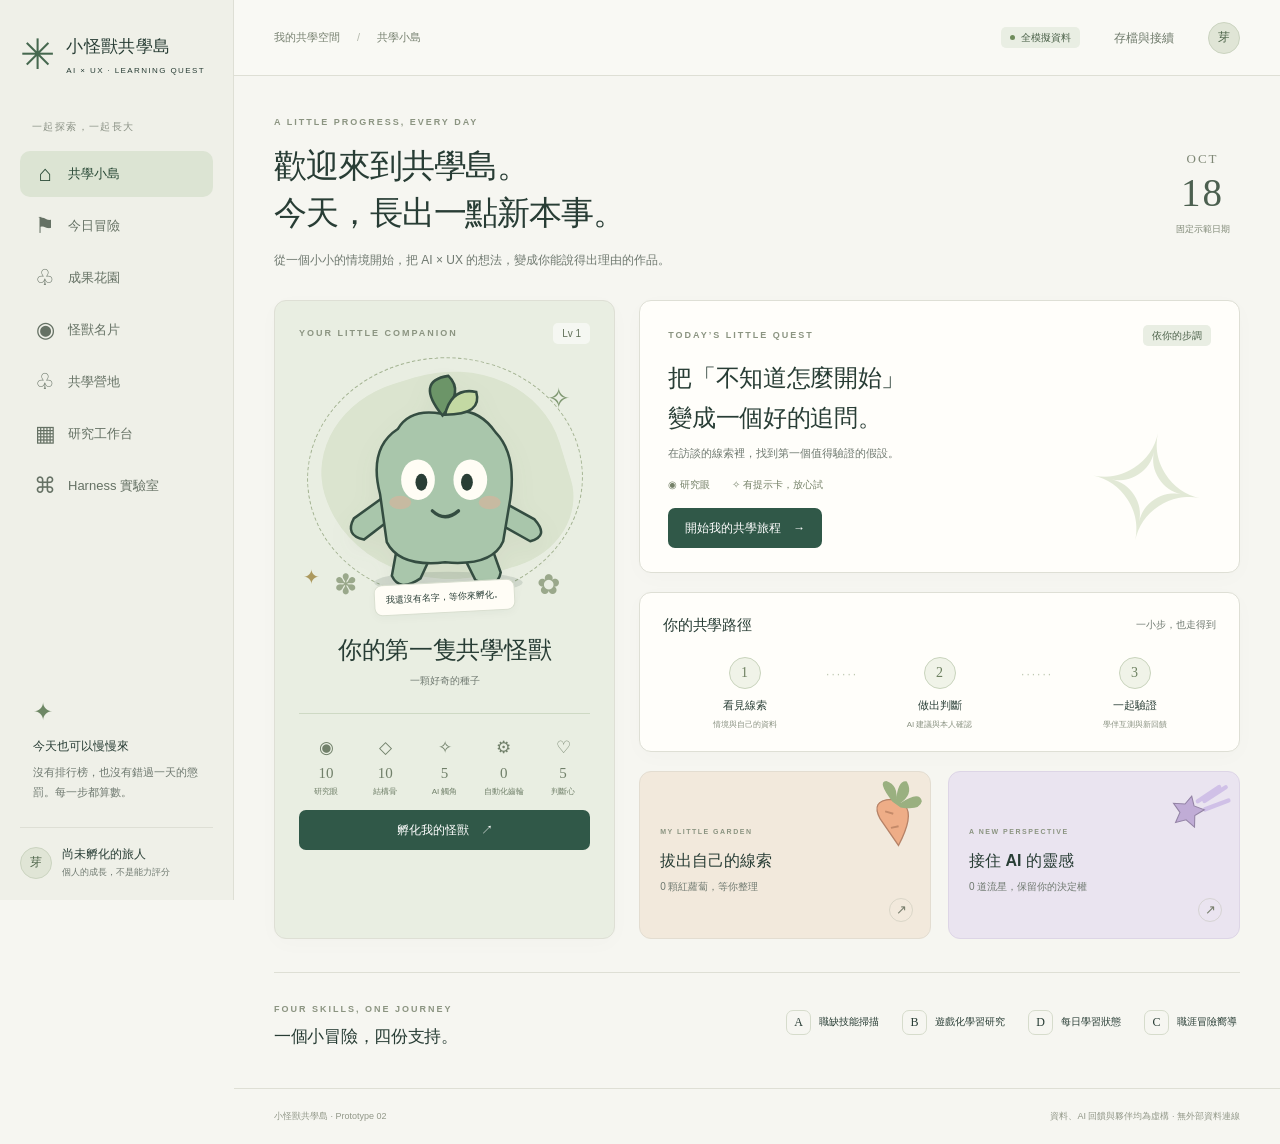
<file: docs/v2/index.html>
<!doctype html>
<html lang="zh-Hant"><head><meta charset="utf-8"><meta name="viewport" content="width=device-width, initial-scale=1"><meta name="theme-color" content="#254d42"><meta name="description" content="AI × UX 共學冒險第二版：四支 Skill 串起職涯情境、每日狀態與怪獸成長。全模擬資料互動原型。"><meta http-equiv="Content-Security-Policy" content="default-src 'self'; script-src 'self'; style-src 'self' 'unsafe-inline'; img-src 'self' data:; connect-src 'none'; object-src 'none'; base-uri 'none'; form-action 'none'"><title>小怪獸共學島 · AI × UX Quest v2</title><link rel="icon" href="data:image/svg+xml,%3Csvg xmlns='http://www.w3.org/2000/svg' viewBox='0 0 80 80'%3E%3Crect x='10' y='12' width='60' height='60' rx='25' fill='%239fc8ab'/%3E%3Ccircle cx='30' cy='37' r='5'/%3E%3Ccircle cx='50' cy='37' r='5'/%3E%3Cpath d='M30 50Q40 60 50 50' fill='none' stroke='black' stroke-width='4'/%3E%3C/svg%3E"><link rel="stylesheet" href="./style.css"></head><body><a class="skip" href="#main">跳至主要內容</a><div id="app"></div><div id="toast" role="status" aria-live="polite"></div><noscript>請啟用 JavaScript 以操作此離線模擬原型。</noscript><script type="module" src="./app.mjs"></script></body></html>
</file>
<file: docs/style.css>
@import url('https://fonts.googleapis.com/css2?family=Noto+Sans+TC:wght@400;500;600;700;800;900&display=swap');
:root{--ink:#29233c;--muted:#7c7887;--paper:#f6f5f0;--purple:#34264f;--purple2:#79669a;--coral:#ed765b;--gold:#ebc778;--line:#e5e1e9;--lilac:#f0ebf6;--green:#4a7660;--shadow:0 9px 25px #30224205;--font:'Noto Sans TC',system-ui,sans-serif}*{box-sizing:border-box}body{margin:0;background:var(--paper);color:var(--ink);font:14px/1.65 var(--font)}button,input,textarea,select{font:inherit}button,a,input,textarea,select{-webkit-tap-highlight-color:transparent}button{cursor:pointer}button:disabled{opacity:.4;cursor:not-allowed}button:focus-visible,a:focus-visible,input:focus-visible,textarea:focus-visible,select:focus-visible{outline:3px solid #aa81dc;outline-offset:4px}a{color:inherit}h1,h2,h3,h4,p{margin:0}h1{font-size:34px;line-height:1.5;letter-spacing:-1px;font-weight:800}h2{font-size:21px;letter-spacing:-.5px}h3{font-size:16px}p{color:var(--muted)}small{font-size:12px}button{border:0}.shell{min-height:100vh;display:grid;grid-template-columns:232px 1fr}.sidebar{background:var(--purple);color:#eee9f3;padding:32px 20px;display:flex;flex-direction:column;gap:28px;position:fixed;inset:0 auto 0 0;width:232px;z-index:10}.brand{display:flex;gap:10px;align-items:center;padding:0 12px;font-size:22px;font-weight:800;letter-spacing:1px}.brand-mark{height:38px;width:38px;display:grid;place-items:center;color:var(--gold);background:#ffffff0b;border:1px solid #ffffff20;border-radius:12px;font-size:27px}.brand small{display:block;font-size:9px;letter-spacing:2.5px;color:#b9adcd;margin-top:2px;font-weight:500}.side-note{padding:0 14px;color:#b2a6c6;font-size:11px;letter-spacing:2px}.nav{display:flex;flex-direction:column;gap:7px}.nav button{background:none;color:#c2b7cf;padding:12px 14px;text-align:left;border-radius:10px;display:flex;align-items:center;gap:12px;font-weight:500}.nav button.active{background:#ffffff11;color:white;box-shadow:inset 3px 0 var(--coral)}.nav button:hover{background:#ffffff0c;color:white}.nav button.active .ico{color:var(--gold)}.ico{width:20px;height:20px;flex-shrink:0;display:inline-flex;align-items:center;justify-content:center}.ico svg{width:20px;height:20px;fill:none;stroke:currentColor;stroke-width:1.7;stroke-linecap:round;stroke-linejoin:round}.nav .n{margin-left:auto;font-size:10px;color:#b3a6c5}.sidebar-bottom{margin-top:auto}.side-card{margin:0 4px;padding:18px 14px;background:#ffffff07;border:1px solid #ffffff12;border-radius:12px}.side-card small{color:var(--gold);letter-spacing:1px}.side-card p{font-size:12px;color:#d0c4dd;line-height:1.8;margin:8px 0 14px}.side-link{color:white;text-decoration:none;font-size:12px;display:flex;align-items:center;justify-content:space-between}.side-user{display:flex;gap:10px;align-items:center;margin:24px 10px 0;color:#e6deed;font-size:12px}.side-user small{color:#b7aac8}.avatar{display:grid;place-items:center;width:37px;height:37px;border-radius:50%;font-weight:700;flex-shrink:0;background:#e6e0ee;color:#6d5a85}.avatar.coral{background:#fbe0d3;color:#a9684a}.avatar.green{background:#dce9df;color:#52705a}.avatar.yellow{background:#f5eccf;color:#9a7838}.workspace{grid-column:2;min-width:0}.topbar{height:78px;border-bottom:1px solid var(--line);display:flex;align-items:center;justify-content:space-between;padding:0 40px;background:#fbfaf7;gap:15px}.breadcrumbs{font-size:12px;color:#9d98a5;display:flex;align-items:center;gap:12px}.breadcrumbs strong{color:#62576f;font-weight:500}.top-actions{display:flex;gap:14px;align-items:center}.prototype-tag{font-size:10px;background:#ece6f1;color:#78658b;border:1px solid #e0d5ea;padding:3px 9px;border-radius:5px;letter-spacing:1px}.mode-switch{display:flex;background:#eeece7;border-radius:7px;padding:3px;gap:3px}.mode-switch button{background:none;border-radius:5px;padding:5px 9px;color:#88808c;font-size:11px}.mode-switch button.active{background:white;color:#4a3b5f;box-shadow:0 1px 5px #0000000a}.main{max-width:1300px;margin:auto;padding:30px 40px 24px}.eyebrow{font-size:10px;letter-spacing:2.4px;text-transform:uppercase;font-weight:700;color:#8c7d9e;display:flex;align-items:center;gap:8px}.dot{width:6px;height:6px;background:var(--coral);border-radius:50%;display:inline-block}.section-kicker{font-size:11px;color:#89769c;letter-spacing:1px;margin-bottom:8px}.heading-row{display:flex;align-items:flex-start;justify-content:space-between;gap:18px;margin:23px 0}.heading-row p{font-size:13px;margin-top:7px}.page-meta{color:#998f9f;font-size:11px;text-align:right;line-height:1.9;padding-top:8px}.hero{position:relative;background:#eee9f4;border:1px solid #e7dfed;border-radius:15px;padding:27px 32px;margin:22px 0 28px;overflow:hidden;display:flex;gap:20px;align-items:center;justify-content:space-between}.hero h1{font-size:29px;line-height:1.55;margin:9px 0}.hero p{max-width:620px;font-size:12px;color:#81708d}.hero-art{width:180px;min-width:150px;height:150px;position:relative;display:grid;place-items:center}.orbit{width:134px;height:134px;border:1px dashed #bcb0cb;border-radius:50%;transform:rotate(-16deg)}.mini-card{position:absolute;width:82px;height:102px;background:#fffaf0;border-radius:9px;border:1px solid #d5c8dc;box-shadow:0 10px 20px #59406e12;transform:rotate(-15deg);left:28px;top:24px;display:grid;place-items:center;color:var(--purple2);font-size:39px}.mini-card.back{background:var(--coral);transform:rotate(13deg);left:74px;top:41px;color:#fff6e4;border-color:#c76c58}.star{position:absolute;color:var(--gold);font-size:30px;right:4px;top:0}.hero-chip{display:inline-block;border:1px solid #d6c9e3;color:#756184;font-size:10px;border-radius:20px;padding:3px 11px;margin-top:13px}.section-title{display:flex;justify-content:space-between;align-items:center;margin-bottom:15px;gap:12px}.section-title h2{font-size:17px}.section-title .sub{font-size:11px;color:#94869e}.three-grid{display:grid;grid-template-columns:repeat(3,1fr);gap:16px}.two-grid{display:grid;grid-template-columns:1fr 1fr;gap:20px}.card{background:#fff;border:1px solid var(--line);border-radius:13px;box-shadow:var(--shadow);overflow:hidden}.card-pad{padding:22px}.card-top{display:flex;align-items:center;justify-content:space-between;gap:10px;padding:18px 20px;border-bottom:1px solid #f0edf3}.card-top h3{font-size:13px;display:flex;align-items:center;gap:8px}.card-top .label{font-size:9px;color:#9e91ac;letter-spacing:1.2px}.card-body{padding:20px}.source-card{min-height:288px}.source-card .card-body>p{font-size:12px;line-height:1.9;margin:12px 0}.source-icon{width:27px;height:27px;border-radius:8px;display:grid;place-items:center;background:#f6f0e4;color:#a68a59}.source-icon.ai{background:#eee8f7;color:#8a72ad}.source-icon.owner{background:#fcece5;color:#d08065}.value-tag{display:inline-block;border:1px solid #e1d9e8;background:#f7f3fa;border-radius:5px;padding:5px 9px;font-size:11px;color:#776388;margin:4px 4px 3px 0}.quote{padding:12px 14px;background:#f7f6f3;border-radius:7px;color:#9a91a3;font-size:10px;line-height:1.9;border-left:2px solid #ddd4e6;margin-top:14px}.source-card.owner{border-color:#e7b09f}.owner .card-top{background:#fff6f0}.edit-value{display:flex;align-items:center;gap:8px;margin-bottom:10px}.edit-value span{color:#cd9d89;font-size:10px}.edit-value input{width:100%;border:1px solid #eee4de;background:#fffdf9;border-radius:6px;padding:8px 9px;font-size:11px;color:#655663}.select-row{display:flex;align-items:flex-start;gap:9px;color:#766781;font-size:11px;margin:12px 0;cursor:pointer}.select-row input{accent-color:var(--purple2);width:15px;height:15px;margin:2px 0 0}.note{display:flex;gap:8px;align-items:flex-start;background:#efeee9;border-radius:8px;padding:12px 15px;font-size:11px;color:#8c8392;margin-top:17px}.note .ico{width:15px;height:15px}.note .ico svg{width:15px;height:15px}.note.purple{background:#eee9f5;color:#7e6795}.note.success{background:#edf4ee;color:#52705a}.action-bar{display:flex;align-items:center;justify-content:space-between;gap:16px;padding:22px 0 5px}.action-bar p{font-size:11px}.buttons{display:flex;align-items:center;gap:10px}.btn{display:inline-flex;align-items:center;justify-content:center;gap:8px;padding:11px 18px;background:var(--purple);color:white;border-radius:8px;font-size:12px;font-weight:500;text-decoration:none;transition:transform .15s,background .15s;white-space:nowrap}.btn:hover{background:#4c386d;transform:translateY(-1px)}.btn.coral{background:var(--coral);color:white}.btn.coral:hover{background:#de684f}.btn.secondary{background:white;color:#766582;border:1px solid #dfd6e6}.btn.secondary:hover{background:#f5eff9}.btn.ghost{background:transparent;color:#8f819a;padding-left:0;padding-right:0}.btn.small{padding:7px 12px;font-size:11px}.btn.green{background:var(--green)}.footer{display:flex;justify-content:space-between;gap:20px;font-size:9px;color:#aaa0af;border-top:1px solid var(--line);padding-top:17px;margin-top:24px}.footer button{color:#94879f;background:none;font-size:10px}.demo-controls{margin-top:20px;border:1px dashed #ded5e6;border-radius:8px;padding:10px 14px;background:#f5f1f8;color:#8c7a99;font-size:10px}.demo-controls summary{cursor:pointer;font-size:10px}.demo-options{display:flex;align-items:center;flex-wrap:wrap;gap:8px;margin-top:12px}.demo-options button,.demo-options select{background:white;border:1px solid #e3dbe9;border-radius:5px;padding:6px 8px;color:#7f6c90;font-size:10px}.progress-steps{display:flex;gap:0;align-items:center;margin:24px 0}.progress-step{display:flex;align-items:center;gap:8px;color:#a19aa9;font-size:11px;flex:1}.step-circle{width:26px;height:26px;border:1px solid #dbd5e1;border-radius:50%;display:grid;place-items:center;color:#aaa0b6;font-size:10px}.progress-step.active{color:var(--purple)}.progress-step.active .step-circle{background:var(--purple);color:white;border-color:var(--purple)}.progress-step.done .step-circle{background:#ece6f1;color:#8d76a5;border-color:#e1d8ea}.step-line{height:1px;background:#e3dce9;flex:1;margin:0 15px}.form-grid{display:grid;grid-template-columns:1fr 1fr;gap:18px}.field{display:flex;flex-direction:column;gap:7px;margin-bottom:17px}.field.full{grid-column:1/-1}.field label{font-size:12px;color:#5c506b;font-weight:500}.field label em{color:var(--coral);font-style:normal;margin-left:3px}.field input,.field textarea,.field select{width:100%;border:1px solid #e2dbe8;border-radius:7px;padding:10px 12px;background:#fefdfd;color:#5c5069;font-size:12px;line-height:1.8}.field textarea{resize:vertical;min-height:80px}.field .hint{font-size:10px;color:#a294ac}.field .error{font-size:11px;color:#c4614d}.field.invalid input,.field.invalid textarea{border-color:#d77e6a}.time-fields{display:flex;gap:8px}.form-layout{display:grid;grid-template-columns:1.55fr 1fr;gap:22px;align-items:start}.aside-card{background:#eee9f4;border:1px solid #e1d7e9;border-radius:12px;padding:23px;position:sticky;top:20px}.aside-card h3{font-size:15px;margin:12px 0}.aside-card p{font-size:12px;line-height:1.9}.import-tag{display:inline-flex;gap:6px;align-items:center;background:#fff8e9;border:1px solid #eee1c3;color:#a08954;padding:4px 9px;border-radius:5px;font-size:10px;margin:4px 4px 0 0}.privacy-row{display:flex;align-items:center;justify-content:space-between;gap:12px;padding:12px 0;border-bottom:1px solid #f0edf3}.privacy-row:last-child{border-bottom:0}.privacy-row label{font-size:12px}.privacy-row small{display:block;color:#a69baa;font-size:10px}.switch{appearance:none;width:32px;height:18px;background:#ddd7e5;border-radius:20px;position:relative;cursor:pointer;flex-shrink:0;transition:background .2s}.switch:before{content:'';position:absolute;width:12px;height:12px;left:3px;top:3px;background:white;border-radius:50%;transition:transform .2s}.switch:checked{background:#8b72aa}.switch:checked:before{transform:translateX(14px)}.profile-preview{padding:24px;background:#fff;border-radius:12px;border:1px solid #e3d9eb}.preview-head{display:flex;align-items:center;gap:12px;margin-bottom:20px}.preview-head .avatar{width:48px;height:48px;font-size:17px}.preview-head h3{font-size:17px}.preview-head small{color:#9a8aa6}.preview-field{margin:16px 0}.preview-field small{display:block;font-size:10px;color:#a497b0;margin-bottom:5px}.preview-field p{font-size:12px;color:#61526d;white-space:pre-wrap}.badge{border-radius:20px;padding:3px 8px;display:inline-block;font-size:9px;color:#88709e;background:#efe9f5;border:1px solid #e6ddef}.badge.green{color:#5f7d65;background:#edf4ec;border-color:#dce8dc}.badge.orange{color:#b48249;background:#fcf2df;border-color:#f0dfba}.badge.gray{background:#f1efec;color:#99909d;border-color:#e8e3eb}.status-panel{padding:38px;text-align:center;background:white;border:1px solid var(--line);border-radius:13px;margin-top:24px}.status-symbol{width:62px;height:62px;background:#f2ebf8;border-radius:50%;margin:0 auto 15px;display:grid;place-items:center;font-size:26px;color:#9276ae}.status-panel h2{margin-bottom:8px}.status-panel p{max-width:450px;margin:0 auto 20px;font-size:12px;line-height:1.9}.status-panel .buttons{justify-content:center}.candidate{padding:22px;display:flex;flex-direction:column;gap:15px;min-height:348px;position:relative}.candidate.recommended{border-color:#c6b3d6}.candidate-banner{margin:-22px -22px 2px;padding:6px 18px;background:#ede6f4;color:#806497;font-size:9px;letter-spacing:.5px}.person-head{display:flex;gap:12px;align-items:center}.person-head h3{font-size:16px}.person-head small{color:#a293ad;font-size:10px}.person-tags{display:flex;gap:5px;flex-wrap:wrap}.candidate p{font-size:12px;line-height:1.9;color:#897b93}.candidate .reason{padding:12px;background:#f6f2f8;border-radius:7px;color:#877296;font-size:11px}.candidate .buttons{margin-top:auto}.candidate .btn{flex:1}.candidate-foot{font-size:9px;color:#a397ae}.modal-overlay{position:fixed;inset:0;background:#1c123e66;z-index:100;display:grid;place-items:center;padding:22px;backdrop-filter:blur(4px)}.modal{width:600px;max-width:100%;max-height:90vh;overflow:auto;background:var(--paper);border:1px solid #ffffff40;border-radius:17px;box-shadow:0 30px 100px #21153133;padding:28px}.modal-header{display:flex;justify-content:space-between;align-items:center;margin-bottom:20px}.close-btn{background:#eae4ef;border-radius:50%;width:29px;height:29px;color:#8e7b9e}.detail-row{padding:16px 0;border-bottom:1px solid var(--line)}.detail-row p{font-size:12px;line-height:1.9;margin-top:7px}.waiting-box{display:flex;gap:20px;align-items:center;justify-content:center;margin:25px 0}.waiting-box .avatar{width:50px;height:50px}.connection-line{border-top:2px dashed #cfbddc;width:110px;position:relative}.connection-line span{position:absolute;top:-11px;left:40%;background:white;padding:0 7px;color:#a28db4}.workshop-panel{background:#2c2148;border-radius:16px;min-height:470px;color:#fff7eb;padding:32px;position:relative;overflow:hidden}.workshop-panel p{color:#bcb0ca;font-size:13px}.workshop-panel h1{font-size:42px;line-height:1.5;color:#fff8ef;margin:25px 0 18px}.workshop-content{max-width:850px;margin:auto}.stage-nav{display:flex;gap:8px;align-items:center}.stage-nav button{width:29px;height:29px;border-radius:50%;border:1px solid #6c5b85;background:transparent;color:#baadcc;font-size:10px}.stage-nav button.active{background:#fff8ed;border-color:#fff8ed;color:#4a345e}.workshop-top{display:flex;align-items:center;justify-content:space-between;gap:20px;margin-bottom:28px}.workshop-top small{color:var(--gold);letter-spacing:2px;font-size:10px}.workshop-actions{display:flex;justify-content:space-between;margin-top:25px}.workshop-actions .btn.secondary{background:transparent;border-color:#79668b;color:#d3c8df}.workshop-actions button:disabled{visibility:hidden}.workshop-hero{text-align:center;padding:40px 0 65px}.workshop-hero p{max-width:560px;margin:auto;line-height:2}.workshop-hero .btn{margin-top:25px}.workshop-note{font-size:10px;color:#b7a4ca;line-height:1.9}.rule-grid{display:grid;grid-template-columns:repeat(3,1fr);gap:12px}.rule-card{border:1px solid #665576;background:#ffffff05;border-radius:10px;padding:18px}.rule-card small{color:var(--coral)}.rule-card h3{margin:9px 0 8px;color:#fcf5e8;font-size:14px}.rule-card p{font-size:11px}.spin-layout{display:grid;grid-template-columns:1fr 1fr;gap:35px;align-items:center}.wheel-wrap{position:relative;width:245px;height:245px;margin:20px auto;display:grid;place-items:center}.wheel{position:absolute;inset:0;border-radius:50%;border:8px solid #a895bc;background:conic-gradient(#ebc778 0 30deg,#79618f 30deg 60deg,#f0a58d 60deg 90deg,#79618f 90deg 120deg,#ebc778 120deg 150deg,#79618f 150deg 180deg,#f0a58d 180deg 210deg,#79618f 210deg 240deg,#ebc778 240deg 270deg,#79618f 270deg 300deg,#f0a58d 300deg 330deg,#79618f 330deg);transition:transform 1.3s cubic-bezier(.15,.7,.1,1);box-shadow:0 0 0 9px #ffffff08}.wheel:after{content:'';position:absolute;inset:65px;border:1px solid #ffffff22;border-radius:50%;background:#302346}.wheel-num{position:absolute;inset:0;display:flex;align-items:flex-start;justify-content:center;padding-top:10px;color:#fff9ed;font-size:11px}.wheel-pointer{position:absolute;top:-9px;left:112px;z-index:2;color:#ff795e;font-size:29px}.wheel-button{position:relative;z-index:2;width:78px;height:78px;border-radius:50%;background:#fff9ec;color:#5e426f;font-size:13px;font-weight:700}.question-result{border:1px solid #705c86;border-radius:12px;padding:22px;background:#ffffff06;min-height:200px}.question-result h2{font-size:21px;margin:12px 0;line-height:1.8}.question-result p{font-size:12px}.question-result details{color:#cfb9df;font-size:11px;margin-top:16px}.prompt-grid{display:grid;grid-template-columns:repeat(3,1fr);gap:12px}.prompt-card{background:#3d3057;border:1px solid #6e5b82;border-radius:10px;padding:17px;min-height:160px;display:flex;flex-direction:column;gap:10px}.prompt-card.flipped{background:#f8f3e9;color:#4a365c}.prompt-card small{color:var(--gold);font-size:9px}.prompt-card.flipped small{color:#9b8052}.prompt-card h3{font-size:14px}.prompt-card p{font-size:10px;line-height:1.8}.prompt-card.flipped p{color:#8c7a93}.prompt-card button{padding:5px 8px;font-size:10px;border:1px solid #897395;border-radius:5px;background:none;color:#d2bedf}.prompt-card.flipped button{color:#7e5d92;border-color:#d8c8e1}.prompt-card .buttons{margin-top:auto}.recap-grid{display:grid;grid-template-columns:repeat(5,1fr);gap:10px}.recap-step{border:1px solid #655475;border-radius:10px;padding:16px 12px;min-height:128px}.recap-step small{color:var(--coral);font-size:10px}.recap-step h3{font-size:13px;margin:8px 0}.recap-step p{font-size:10px}.table-wrap{overflow:auto}.admin-table{border-collapse:collapse;width:100%;font-size:12px}.admin-table th{text-align:left;padding:13px 18px;background:#f5f1f9;color:#8d7a9b;font-weight:500;font-size:10px}.admin-table td{padding:18px;border-top:1px solid #ede7f1;vertical-align:top}.timeline{display:flex;flex-direction:column;gap:12px}.timeline-item{border-left:2px solid #d7c8e4;padding:0 0 20px 18px;margin-left:7px;position:relative}.timeline-item:before{content:'';position:absolute;width:8px;height:8px;border-radius:50%;background:#b298c5;left:-5px;top:6px}.timeline-item small{color:#aa9bb4;font-size:10px}.timeline-item h3{font-size:13px;margin:5px 0}.timeline-item p{font-size:12px;white-space:pre-wrap}.timeline-item a{color:#9276a6;word-break:break-all}.stat-grid{display:grid;grid-template-columns:repeat(3,1fr);gap:16px;margin:20px 0}.stat{padding:18px;background:#fff;border:1px solid var(--line);border-radius:10px}.stat small{color:#9986a7;font-size:10px}.stat strong{display:block;font-size:24px;margin-top:6px;font-weight:600}.compact-title{margin:18px 0 12px}.projector .sidebar,.projector .topbar,.projector .footer,.projector .demo-controls{display:none}.projector.shell{display:block}.projector .workspace{grid-column:auto}.projector .main{padding:25px;max-width:1600px}.projector .workshop-panel{min-height:85vh;padding:40px 55px}.projector .workshop-panel h1{font-size:56px}.projector .workshop-panel h2{font-size:27px}.projector .workshop-panel p{font-size:17px}.projector .prompt-card p{font-size:13px}.projection-exit{position:fixed;top:12px;right:18px;z-index:40;padding:8px 13px;border-radius:20px;background:#ffffff16;color:#efe3f6;border:1px solid #ffffff25;font-size:10px}.projector .workshop-top{padding-right:140px}#toast{position:fixed;bottom:25px;left:calc(50% + 116px);transform:translate(-50%,20px);padding:12px 22px;max-width:600px;background:#352747;color:#fff7ee;border:1px solid #766086;border-radius:9px;box-shadow:0 8px 30px #21152b25;z-index:200;opacity:0;pointer-events:none;font-size:12px;transition:.2s}#toast.show{opacity:1;transform:translate(-50%,0)}.full-width{width:100%}.check-block{padding:18px;border:1px solid #e0d4e9;border-radius:9px;background:#f9f6fc;margin-top:20px}.check-block .select-row{margin:0}.serif-note{font-size:22px;color:#a38bae;text-align:center;line-height:1.9;margin:24px 0}.success-mark{font-size:44px;color:#728d73}.empty-small{padding:30px;text-align:center;color:#ad9db7;font-size:12px}.inline-error{background:#fdf0eb;color:#b36453;padding:11px 14px;border-radius:7px;font-size:12px;margin:12px 0}.hidden{display:none!important}.scroll-anchor{scroll-margin-top:15px}.download-note{background:#fcf7e9;color:#aa8e52;padding:10px;border-radius:7px;font-size:10px;margin-top:10px}.copy-fallback{width:100%;height:130px;background:#fff;color:#594465;border:1px solid #e2d5e9;border-radius:6px;padding:10px;font-size:11px}.review-reason{font-size:11px;color:#a77e56}.selected-chip{border:1px solid #e8dac2;background:#fcf5e8;padding:5px 10px;border-radius:5px;color:#9f8653;font-size:11px;display:inline-block;margin:5px 3px}.welcome-number{position:absolute;font-size:170px;font-weight:900;color:#ffffff03;right:5%;top:15%;line-height:1}.mood-line{display:flex;align-items:center;gap:8px;font-size:10px;color:#a98d77;margin:8px 0}.mood-line:before{content:'';width:18px;height:1px;background:#c5b09b}.credit-link{font-size:10px;color:#b5a4c9;text-decoration:none}.detail-inset{background:#f0eaf6;padding:15px;border-radius:8px;margin-top:12px;font-size:12px;color:#8d759d}.short-link{color:#a28cae;text-decoration:underline;background:none;padding:0;font-size:11px}.mode-note{font-size:10px;color:#9d8aa9}.mobile-brand{display:none}.status-strip{display:flex;align-items:center;gap:10px;margin:12px 0;color:#8f7ca0;font-size:11px}.public-preview{position:sticky;top:20px}.participants{display:flex;gap:8px;margin:15px 0}.setup-intro{padding:18px 22px;background:#f5effa;border-radius:10px;margin-bottom:20px;font-size:12px;color:#8b729a}.source-label{font-size:9px;color:#b199bf;margin-top:7px}.row-actions{display:flex;gap:6px;flex-wrap:wrap}.review-box{padding:15px;background:#f6f2f9;border:1px solid #e4d9ec;border-radius:8px;margin-top:15px}.review-box p{font-size:12px;color:#8d789b;margin:8px 0}.empty-state-art{font-size:48px;color:#ad97bd;margin:10px 0}.finish{max-width:650px;margin:40px auto;text-align:center}.finish h1{margin:15px 0}.finish p{line-height:2}.finish .buttons{justify-content:center;margin-top:25px}
@media(min-width:1500px){.main{padding-top:36px}.hero{padding:35px}.hero h1{font-size:34px}.source-card{min-height:310px}.card-body{padding:23px}}
@media(max-width:1100px){.shell{grid-template-columns:190px 1fr}.sidebar{width:190px;padding:27px 13px}.brand{font-size:19px;padding:0 5px}.topbar{padding:0 25px}.main{padding:25px}.three-grid{gap:11px}.card-top{padding:14px}.card-body{padding:15px}.hero{padding:24px}.hero-art{width:130px;min-width:130px;transform:scale(.9)}.hero h1{font-size:25px}.candidate{padding:17px}.candidate-banner{margin:-17px -17px 0}.form-layout{grid-template-columns:1.3fr 1fr}.recap-grid{grid-template-columns:repeat(3,1fr)}#toast{left:calc(50% + 95px)}}
@media(max-width:800px){.shell{display:block}.sidebar{position:static;width:100%;padding:15px 20px;gap:14px}.brand{font-size:19px}.brand-mark{width:30px;height:30px}.brand small{font-size:8px}.side-note,.sidebar-bottom,.side-user{display:none}.nav{flex-direction:row;overflow:auto;gap:5px}.nav button{padding:9px 10px;font-size:11px;white-space:nowrap}.nav .n{display:none}.nav .ico{width:16px;height:16px}.nav button.active{box-shadow:inset 0 -2px var(--coral)}.workspace{width:100%}.topbar{height:60px;padding:0 20px}.breadcrumbs{font-size:10px}.top-actions{gap:7px}.prototype-tag{font-size:8px;padding:3px 5px}.main{padding:22px 20px}.heading-row{margin:17px 0}.heading-row h1{font-size:26px}.hero h1{font-size:24px}.three-grid{grid-template-columns:1fr}.source-card{min-height:auto}.two-grid,.form-layout{grid-template-columns:1fr}.hero-art{display:none}.hero{padding:22px}.form-grid{gap:10px}.aside-card,.public-preview{position:static}.action-bar{flex-direction:column;align-items:flex-start}.action-bar .buttons{width:100%;justify-content:flex-end}.page-meta{display:none}.source-card .card-body{padding:18px}.candidate{min-height:300px}.prompt-grid{grid-template-columns:repeat(2,1fr)}.spin-layout{grid-template-columns:1fr}.workshop-panel{padding:22px}.workshop-panel h1{font-size:30px}.workshop-top{flex-wrap:wrap;gap:12px}.rule-grid{grid-template-columns:1fr 1fr}.progress-step{font-size:10px;gap:5px}.step-line{margin:0 6px}.progress-steps{margin:15px 0}.footer{font-size:8px}.mode-switch button{font-size:10px;padding:4px 6px}.projector .workshop-panel{padding:30px}.projector .workshop-panel h1{font-size:35px}#toast{left:50%;width:calc(100% - 36px)}.recap-grid{grid-template-columns:1fr 1fr}}
@media(max-width:440px){.breadcrumbs{display:none}.topbar{justify-content:flex-end}.hero h1{font-size:23px}.hero p{font-size:11px}.prompt-grid,.form-grid{grid-template-columns:1fr}.field.full{grid-column:auto}.progress-step .step-label{display:none}.progress-step.active .step-label{display:inline}.buttons .btn{padding:10px 12px;font-size:11px}.rule-grid,.recap-grid{grid-template-columns:1fr}.stat-grid{gap:8px}.stat{padding:12px}.stat strong{font-size:20px}.top-actions{width:100%;justify-content:space-between}.main{padding:18px 15px}.hero{padding:20px}.time-fields{flex-wrap:wrap}.nav button{padding:8px}.nav .ico{display:none}.section-title .sub{font-size:9px}.modal{padding:20px}.workshop-panel{padding:20px 16px}.stage-nav button{width:25px;height:25px}.footer{flex-wrap:wrap}}
@media(prefers-reduced-motion:reduce){*,*:before,*:after{transition:none!important;animation:none!important;scroll-behavior:auto!important}}
</file>
<file: team/team-updates.css>
.v3-mode{font-size:10px;padding:4px 8px;border:1px solid var(--line);border-radius:999px;color:var(--muted);white-space:nowrap}
.v3-note{padding:10px 13px;background:var(--warn-soft);color:var(--warn);border-radius:10px;font-size:12px;margin-bottom:18px;line-height:1.6}
.v3-error{padding:13px;background:var(--warn-soft);color:var(--warn);border:1px solid var(--warn);border-radius:10px;margin-bottom:15px;font-size:13px}
.v3-result{margin-top:20px}.v3-result .grid2{align-items:start}.v3-self,.v3-ai{display:flex;flex-direction:column;gap:10px}.v3-self>.quote{background:#fff0df;color:#59422d}.v3-ai>.quote{background:#eee8f7;color:#40335a}.v3-ai .note{color:#6b5d7a}.v3-result textarea{min-height:110px}.v3-review{padding:16px 0;border-top:1px solid var(--line);display:flex;flex-direction:column;gap:10px}.v3-review p{white-space:pre-wrap;overflow-wrap:anywhere}pre{white-space:pre-wrap;word-break:break-word;font:11px/1.8 var(--f-mono);padding:14px;background:var(--sunk);border-radius:10px;max-height:350px;overflow:auto}button[aria-pressed=true]{box-shadow:inset 0 0 0 2px var(--accent)}.sheet-body details{padding:15px 0;border-top:1px solid var(--line)}.sheet-body details p{margin-top:10px}.sheet-body select{max-width:100%}button,input,textarea,select{touch-action:manipulation}
@media(min-width:1050px){.sheet{width:min(850px,calc(100% - 240px))}.sheet-body{padding:24px}.sheet-body h1{font-size:27px}}
@media(max-width:600px){.brand{font-size:18px}.bar-row{gap:6px}.bar-tools{gap:6px}.bar-tools>.btn{padding:8px 10px;font-size:11px}.v3-mode{font-size:8px;padding:3px 5px}.me-chip span{display:none}.sheet{height:92%}.sheet-body{padding:18px 14px 32px}.v3-result .grid2{grid-template-columns:1fr}.v3-result .row{gap:8px}.v3-review .btn{min-height:44px}.v3-note{font-size:11px}.sheet-body .tabs{flex-wrap:wrap}.sheet-body .tabs .btn{font-size:11px}.sheet-body h1{font-size:24px}}
@media(prefers-reduced-motion:reduce){.ent.walk .body,.pop{animation:none!important}}
</file>
<file: docs/team/team-updates.css>
.v3-mode{font-size:10px;padding:4px 8px;border:1px solid var(--line);border-radius:999px;color:var(--muted);white-space:nowrap}
.v3-note{padding:10px 13px;background:var(--warn-soft);color:var(--warn);border-radius:10px;font-size:12px;margin-bottom:18px;line-height:1.6}
.v3-error{padding:13px;background:var(--warn-soft);color:var(--warn);border:1px solid var(--warn);border-radius:10px;margin-bottom:15px;font-size:13px}
.v3-result{margin-top:20px}.v3-result .grid2{align-items:start}.v3-self,.v3-ai{display:flex;flex-direction:column;gap:10px}.v3-self>.quote{background:#fff0df;color:#59422d}.v3-ai>.quote{background:#eee8f7;color:#40335a}.v3-ai .note{color:#6b5d7a}.v3-result textarea{min-height:110px}.v3-review{padding:16px 0;border-top:1px solid var(--line);display:flex;flex-direction:column;gap:10px}.v3-review p{white-space:pre-wrap;overflow-wrap:anywhere}pre{white-space:pre-wrap;word-break:break-word;font:11px/1.8 var(--f-mono);padding:14px;background:var(--sunk);border-radius:10px;max-height:350px;overflow:auto}button[aria-pressed=true]{box-shadow:inset 0 0 0 2px var(--accent)}.sheet-body details{padding:15px 0;border-top:1px solid var(--line)}.sheet-body details p{margin-top:10px}.sheet-body select{max-width:100%}button,input,textarea,select{touch-action:manipulation}
@media(min-width:1050px){.sheet{width:min(850px,calc(100% - 240px))}.sheet-body{padding:24px}.sheet-body h1{font-size:27px}}
@media(max-width:600px){.brand{font-size:18px}.bar-row{gap:6px}.bar-tools{gap:6px}.bar-tools>.btn{padding:8px 10px;font-size:11px}.v3-mode{font-size:8px;padding:3px 5px}.me-chip span{display:none}.sheet{height:92%}.sheet-body{padding:18px 14px 32px}.v3-result .grid2{grid-template-columns:1fr}.v3-result .row{gap:8px}.v3-review .btn{min-height:44px}.v3-note{font-size:11px}.sheet-body .tabs{flex-wrap:wrap}.sheet-body .tabs .btn{font-size:11px}.sheet-body h1{font-size:24px}}
@media(prefers-reduced-motion:reduce){.ent.walk .body,.pop{animation:none!important}}
</file>
<file: docs/v2/style.css>
@charset "UTF-8";
:root{--bg:#f6f6f1;--paper:#fffefa;--ink:#283d35;--muted:#6f7970;--green:#305848;--sage:#e6ece0;--border:#dedfd5;--purple:#e9e1f0;--orange:#f4e4d3;--shadow:0 5px 22px #293f3405;font-family:ui-sans-serif,-apple-system,BlinkMacSystemFont,"PingFang TC","Noto Sans TC","Microsoft JhengHei",sans-serif;color:var(--ink);font-synthesis:none}
*{box-sizing:border-box}body{margin:0;background:var(--bg);font-size:14px;line-height:1.65}button,input,select,textarea{font:inherit}button,a,input,select,textarea{-webkit-tap-highlight-color:transparent}button{cursor:pointer}button:disabled{cursor:not-allowed;opacity:.45}a{color:inherit}button:focus-visible,a:focus-visible,input:focus-visible,textarea:focus-visible,select:focus-visible,summary:focus-visible{outline:3px solid #986cbe;outline-offset:4px}button{color:inherit}h1,h2,h3,p{margin:0}h1{font-size:clamp(28px,2.55vw,40px);line-height:1.45;font-weight:650;letter-spacing:-1.1px}h2{font-size:21px;line-height:1.55;font-weight:600;letter-spacing:-.3px}h3{font-size:16px;line-height:1.55}p{color:var(--muted)}small{font-size:11px}svg{display:block}.layout{display:flex;min-height:100vh}.sidebar{width:234px;flex-shrink:0;background:#eff0e8;border-right:1px solid var(--border);position:fixed;inset:0 auto 0 0;z-index:20;padding:33px 20px 20px;display:flex;flex-direction:column}.brand{display:flex;gap:11px;align-items:center;text-decoration:none;font-weight:700;font-size:17px;letter-spacing:.3px}.brand-icon{font-size:42px;line-height:1;color:#46684f}.brand small{display:block;font-size:8px;letter-spacing:1.4px;font-weight:500;margin-top:3px}.nav-label{font-size:10px;letter-spacing:1.4px;color:#8a9185;margin:42px 12px 15px}.nav-item{display:flex;align-items:center;gap:12px;width:100%;border:0;background:transparent;text-align:left;padding:12px 14px;border-radius:10px;margin-bottom:6px;color:#657164;font-size:13px;min-height:45px}.nav-item:hover{background:#e4e8dc}.nav-item.active{background:#dce4d3;color:#294936;font-weight:650}.nav-item em{margin-left:auto;background:#f8faf2;min-width:20px;text-align:center;border-radius:20px;font-style:normal;font-size:10px}.symbol{font-family:Arial,sans-serif;font-size:22px;line-height:1;width:22px;display:inline-flex;justify-content:center}.sidebar-note{margin-top:auto;padding:20px 13px 24px}.sidebar-note>span{font-size:24px;color:#6d8764;display:block}.sidebar-note strong{font-size:12px;display:block;margin:5px 0}.sidebar-note p{font-size:11px;line-height:1.9}.sidebar-footer{display:flex;border-top:1px solid var(--border);padding-top:17px;gap:10px;align-items:center;font-size:12px}.sidebar-footer small{font-size:9px;display:block;color:var(--muted)}.avatar{background:#e0e5d6;border:1px solid #cbd4c0;color:#4d6449;border-radius:50%;width:32px;height:32px;display:inline-flex;justify-content:center;align-items:center;font-size:12px;flex-shrink:0}.workspace{margin-left:234px;width:calc(100% - 234px);min-width:0}.topbar{height:76px;border-bottom:1px solid var(--border);display:flex;align-items:center;justify-content:space-between;padding:0 40px;gap:10px;background:#f9f9f4}.breadcrumb{font-size:11px;color:#778170}.breadcrumb span{margin:0 14px;color:#b5baad}.top-actions{display:flex;align-items:center;gap:17px}.chip{display:inline-flex;border-radius:5px;background:#e9eee3;color:#4c624a;padding:4px 9px;line-height:1.3;font-size:10px;font-weight:500;white-space:normal}.chip.mock:before{content:'';width:5px;height:5px;margin:4px 6px 0 0;background:#6f8c5b;border-radius:50%}.chip.purple{background:#ede7f4;color:#806899}.chip.orange{background:#f6e7da;color:#946a4b}.chip.light{background:#ffffff90;color:#62715a}.btn{border:1px solid transparent;border-radius:7px;background:#e9eddf;padding:10px 16px;font-size:12px;min-height:40px;font-weight:550;display:inline-flex;align-items:center;justify-content:center;gap:6px;line-height:1.5;transition:background .15s,transform .15s}.btn:hover{filter:brightness(.96);transform:translateY(-1px)}.btn.primary{color:#fff;background:var(--green)}.btn.outline{background:transparent;border-color:#c9d0c1;color:#3b5746}.btn.quiet{background:transparent;color:#6d7969}.btn.small{padding:7px 12px;min-height:35px;font-size:11px}.btn.danger{color:#9c594e;background:#f7ebe4;margin-top:12px}.btn.wide{width:100%;margin-top:12px}.button-row{display:flex;gap:10px;flex-wrap:wrap;align-items:center;margin-top:20px}.menu-button{display:none}main{max-width:1530px;padding:39px 40px 38px;margin:0 auto;outline:none}.page-heading{display:flex;justify-content:space-between;align-items:center;gap:25px;margin-bottom:29px}.page-heading p{font-size:12px;margin-top:12px;line-height:1.9;max-width:760px}.eyebrow{font-size:9px;letter-spacing:2px;color:#8b9481;font-weight:600}.page-heading .eyebrow{margin-bottom:12px}.date-stamp{width:75px;flex-shrink:0;text-align:center;font-family:Georgia,serif;line-height:1.2;font-size:13px;letter-spacing:2px;color:#7f8876}.date-stamp strong{display:block;font-size:39px;color:#4c6050;font-weight:400;margin:3px 0}.date-stamp small{font-family:system-ui;letter-spacing:0;font-size:9px}.panel{border:1px solid var(--border);border-radius:12px;background:var(--paper);padding:24px;box-shadow:var(--shadow);min-width:0}.panel-heading{display:flex;align-items:center;justify-content:space-between;gap:12px;margin-bottom:12px}.panel-heading h2{font-size:15px}.panel-heading .muted{font-size:10px;color:var(--muted)}.home-grid{display:grid;grid-template-columns:minmax(280px,.88fr) minmax(0,1.55fr);gap:24px}.habitat{background:#e9eee2;padding:22px 24px;position:relative;overflow:hidden}.habitat .panel-heading{position:relative;z-index:2}.habitat-stage{position:relative;min-height:258px;display:grid;place-items:center}.habitat-stage .monster{width:270px;max-width:100%;position:relative;z-index:2;filter:drop-shadow(0 10px 12px #3551350d);animation:float 5s ease-in-out infinite}.blob{width:240px;height:210px;max-width:90%;border-radius:45% 55% 35% 65%;background:#dbe4cf;position:absolute;top:17px;transform:rotate(-17deg)}.blob:after{content:'';position:absolute;inset:0;border:1px dashed #a8b797;border-radius:50%;transform:rotate(15deg) scale(1.15)}.orbit{position:absolute;font-size:28px;color:#7e9770;z-index:3}.orbit-one{top:20px;right:20px}.orbit-two{bottom:20px;left:4px;color:#ac995e;font-size:20px}.ground-leaf{position:absolute;font-size:28px;bottom:6px;color:#9aa88b}.ground-leaf.left{left:35px}.ground-leaf.right{right:30px}.speech{position:absolute;background:#fffdf6;border:1px solid #d9dfd0;border-radius:8px;padding:7px 11px;font-size:9px;bottom:1px;z-index:4;transform:rotate(-3deg);box-shadow:0 3px 8px #293f3408}.habitat-caption{text-align:center;margin:17px 0 23px}.habitat-caption h2{font-size:24px}.habitat-caption p{font-size:10px;margin-top:5px}.attr-mini{display:grid;grid-template-columns:repeat(5,1fr);border-top:1px solid #ced9c4;padding-top:20px;gap:5px;text-align:center;font-size:17px;color:#71806a}.attr-mini b{display:block;font:500 15px Georgia;margin:3px 0}.attr-mini small{font-size:8px;white-space:nowrap;display:block}.home-right{display:flex;flex-direction:column;gap:19px}.today{position:relative;padding:24px 28px;overflow:hidden}.today h2{font-size:24px;line-height:1.65;margin:12px 0 7px;max-width:88%}.today p{font-size:11px;position:relative;z-index:1}.today .btn{margin-top:15px}.quest-meta{display:flex;gap:22px;font-size:10px;color:#758168;margin-top:14px}.paper-star{position:absolute;bottom:8px;right:32px;font:145px Georgia;color:#e2e9d6;line-height:1;transform:rotate(12deg);pointer-events:none}.journey-map{padding:20px 23px}.map-path{display:flex;align-items:flex-start;padding-top:9px}.map-stop{border:0;background:transparent;padding:0;text-align:center;flex:1;min-width:0}.map-stop>span{display:grid;place-items:center;border:1px solid #c9d4bd;border-radius:50%;background:#f0f3e8;width:32px;height:32px;margin:0 auto 7px;font:14px Georgia;color:#6d8060}.map-stop.done>span{background:#45664d;color:white}.map-stop b{font-size:11px;display:block;font-weight:500}.map-stop small{display:block;font-size:8px;color:#8a9282;line-height:1.5;margin-top:4px}.path-dots{padding-top:8px;color:#bec8b1;font-size:12px;letter-spacing:2px;flex-shrink:0}.mini-grid{display:grid;grid-template-columns:1fr 1fr;gap:17px}.land-card{border:1px solid #e3ddd1;border-radius:12px;padding:25px 20px 21px;position:relative;text-align:left;min-height:168px;overflow:hidden}.carrot-land{background:#f2e9dc}.meteor-land{background:#eae4f0;border-color:#ddd5e6}.land-card h3{font-size:16px;position:relative;margin-top:8px}.land-card p{font-size:10px;margin-top:5px;max-width:85%}.land-card .eyebrow{font-size:7px;letter-spacing:1.5px;position:relative}.land-art{position:absolute;right:6px;top:5px;width:65px;opacity:.75;transform:rotate(12deg)}.land-card .circle-arrow{position:absolute;right:17px;bottom:16px;border:1px solid #babdad70;border-radius:50%;width:24px;height:24px;display:grid;place-items:center;font-size:13px;color:#777d6b}.below-strip{display:flex;align-items:center;justify-content:space-between;gap:20px;margin-top:33px;border-top:1px solid var(--border);padding-top:23px}.below-strip h2{font-size:17px;margin-top:5px}.skill-strip{display:flex;gap:17px;flex-wrap:wrap}.skill-strip button{display:flex;align-items:center;gap:8px;font-size:10px;background:none;border:0;padding:3px}.skill-strip span{display:grid;place-items:center;width:25px;height:25px;border:1px solid #d6dccc;border-radius:7px;font-family:Georgia;font-size:12px}.footer{display:flex;justify-content:space-between;gap:20px;font-size:9px;color:#929889;padding:20px 40px;border-top:1px solid var(--border)}.two-cols{display:grid;grid-template-columns:1.1fr 1fr;gap:24px;align-items:start}.form-panel{padding:28px}.form-panel h2{margin-bottom:18px}.form-panel label,form>label,.note-label{display:block;font-size:12px;color:#50614f;margin-bottom:17px}input:not([type=radio],[type=checkbox]),textarea,select{display:block;border:1px solid #d8ddce;background:#fffef9;padding:10px 12px;width:100%;border-radius:6px;color:var(--ink);margin-top:7px;font-size:12px;min-height:42px}input[readonly]{background:#f2f3eb;color:#6e7864}textarea{resize:vertical;line-height:1.7}fieldset{border:0;padding:0;margin:0 0 20px;min-width:0}legend{font-size:13px;font-weight:600;padding:0;margin-bottom:12px}.form-row{display:grid;grid-template-columns:1fr 1fr;gap:18px}.choice,.check{display:flex!important;align-items:flex-start;gap:9px;font-size:12px}.choice input,.check input{accent-color:var(--green);margin-top:5px;flex-shrink:0}.choice{padding:10px;border-radius:7px;border:1px solid #dfe3d6;margin-bottom:9px!important}.hint-text{font-size:10px;line-height:1.8;color:#7b8575;margin:13px 0 3px}.onboarding-art{background:#e6edde;text-align:center;min-height:500px}.onboarding-art .monster{width:280px;max-width:100%;margin:20px auto}.onboarding-art p{font-size:12px;margin-top:12px}.weather{font:90px Georgia;color:#bea35c;margin:22px 0 13px}.status-preview{background:#f1eddf;padding:30px}.status-preview h2{margin-bottom:10px}.status-preview p{font-size:12px}.note{background:#f0f2e9;border:1px solid #e0e5d5;border-radius:7px;padding:13px 15px;font-size:11px;color:#718064;margin-top:20px}.note b{color:#4f634c}.note p{font-size:11px;margin-top:3px}.quest-grid{display:grid;grid-template-columns:minmax(0,1.9fr) minmax(230px,1fr);gap:24px;align-items:start}.quest-card{padding:30px}.quest-card h2{font-size:26px;margin:20px 0}.scene{font-size:14px;line-height:1.95;padding:21px;border-left:3px solid #95ad81;background:#f4f5eb;border-radius:0 8px 8px 0;margin-bottom:26px}.answer-choice{display:flex;align-items:center;gap:12px;border:1px solid #dbe0d0;border-radius:9px;padding:16px;margin-bottom:11px;cursor:pointer;font-size:13px}.answer-choice:has(input:checked){border-color:#6c8862;background:#eef2e7}.answer-choice input{accent-color:var(--green)}.choice-index{background:#f1f3e9;border-radius:5px;width:27px;height:27px;display:grid;place-items:center;flex-shrink:0;font:13px Georgia}.quest-aside{display:flex;flex-direction:column;gap:18px}.companion-small{text-align:center;background:#e9eee1}.companion-small .monster{width:155px;margin:-10px auto 0}.companion-small h3{font-size:14px}.companion-small p{font-size:10px;margin-top:5px}.quest-track{margin-top:15px}.quest-track>div{display:flex;gap:11px;align-items:center;margin:12px 0}.quest-track span{display:grid;place-items:center;width:23px;height:23px;border:1px solid #dce1d2;border-radius:50%;font-size:10px;flex-shrink:0}.quest-track .done span{background:#5b7a54;color:white;border-color:#5b7a54}.quest-track p{font-size:11px;color:#52634b}.quest-track small{display:block;font-size:9px;color:#8c9581}.hint-box{background:#efebf4;border:1px solid #ded5e8;padding:18px;border-radius:9px;margin-top:20px;font-size:12px}.hint-box p{margin:5px 0}.hint-box small{color:#857297}.feedback-card{padding:35px}.feedback-mark{font-size:50px;line-height:1;color:#8c9f6d;margin-bottom:22px}.feedback-card h2{margin-bottom:20px}.feedback-card p{font-size:13px;line-height:1.9}.xp-note{border-top:1px solid var(--border);padding-top:20px;margin-top:22px;color:#567248}.xp-note small{display:block;font-size:10px;color:var(--muted);margin-top:5px}.evolution{padding:18px;background:#f4efd7;border-radius:8px;margin-top:20px}.harvest-preview{background:#f2edde;padding:32px}.illustrations{display:flex;justify-content:center;gap:20px;margin:25px 0 35px}.illustrations svg{width:120px;max-width:45%}.harvest-preview h2{font-size:21px;margin-bottom:15px}.harvest-preview>p{font-size:12px}.garden-grid{display:grid;grid-template-columns:1fr 1fr 1.12fr;gap:20px;align-items:start}.section-label{display:flex;align-items:center;gap:10px;margin:5px 0 20px}.section-label h2{font-size:16px}.section-label>span:last-child{font-size:10px;color:var(--muted);margin-left:auto}.tag{font:12px Georgia;padding:4px 6px;border-radius:5px}.tag.orange{background:#f0deca;color:#a26d46}.tag.purple{background:#e5dbf0;color:#8b70a7}.material{display:block;position:relative;width:100%;border:1px solid #e2dac9;border-radius:11px;padding:21px 19px;background:#f6eee2;text-align:left;margin-bottom:15px}.material.selected{border:2px solid #8da676;background:#ecf0df;padding:20px 18px}.material-art{float:right;width:45px;height:50px;margin:0 0 10px 8px}.material b{font-size:11px;color:#9e784e;display:block;margin-bottom:10px}.material.selected b{color:#617947}.material p{font-size:12px;line-height:1.85;clear:both;color:#6b6955}.material small{font-size:8px;display:block;overflow-wrap:anywhere;margin-top:12px;color:#a18d70}.meteor-card{border:1px solid #ded6e9;border-radius:11px;background:#f1edf5;padding:20px;margin-bottom:15px}.meteor-top{display:flex;align-items:center;justify-content:space-between;margin-bottom:9px}.meteor-top svg{width:50px;height:48px}.meteor-card p{font-size:12px;line-height:1.85;margin:9px 0}.meteor-card.adopted{border:2px solid #9d8cb0;padding:19px}.meteor-card.rejected{opacity:.65}.meteor-card details{font-size:10px;overflow-wrap:anywhere}.meteor-card details p{font-size:10px}.workbench{position:sticky;top:18px;padding:23px}.workbench h2{margin:9px 0 10px;font-size:20px}.workbench>p{font-size:11px}.source-count{font-size:10px;color:#7b856c;margin:20px 0 16px;padding:11px 0;border-block:1px dashed #d6ddc9}.workbench label{font-size:11px}.workbench textarea{font-size:12px}.workbench .check{margin-top:17px}.results-list{border-top:1px solid var(--border);padding-top:20px;margin-top:23px}.results-list h3{font-size:13px;margin-bottom:9px}.results-list details{padding:10px 0;border-bottom:1px solid #e5e8dd;font-size:11px}.results-list p{white-space:pre-wrap;margin-top:10px}.empty{text-align:center;border:1px dashed #ccd6bf;border-radius:13px;padding:70px 25px;background:#f1f3e9;max-width:900px;margin:auto}.empty-symbol{font:64px Georgia;color:#94a881;margin:15px 0}.empty p{margin:14px auto 26px;max-width:500px;font-size:13px}.mini-empty{text-align:center;font-size:12px;color:#859074;padding:35px 20px}.mini-empty svg{width:75px;margin:0 auto 16px}.mini-empty p{font-size:11px;margin:10px 0}.monster-profile{text-align:center;background:#e7edde;padding:25px 33px 28px}.monster-profile.lilac{background:#ece5f2}.monster-profile.peach{background:#f5e7dc}.monster-profile>.monster{width:280px;max-width:100%;margin:auto}.monster-profile h2{font-size:28px}.monster-profile>p{font-size:12px}.monster-profile>small{color:#8b927f;font-size:9px}.monster-profile blockquote{font-size:13px;margin:22px 0;text-align:left;background:#ffffff70;border:1px solid #ffffff90;padding:20px;border-radius:8px;white-space:pre-wrap;line-height:1.8}.profile-attrs{border-top:1px solid #cbd5be;padding-top:17px;margin:20px 0}.profile-attrs>div{display:flex;align-items:center;gap:12px;margin:12px 0;font-size:10px}.profile-attrs span{width:90px;text-align:left}.profile-attrs .meter{flex:1}.profile-attrs b{font-weight:500;width:20px}.visibility-box{margin-top:26px;padding-top:22px;border-top:1px solid var(--border)}.visibility-box p{font-size:12px;margin:11px 0}dl{display:grid;grid-template-columns:100px 1fr;font-size:12px;gap:14px 18px;margin:25px 0}dt{color:#8a927e}dd{margin:0;color:#4d604b;overflow-wrap:anywhere}.peer-card{text-align:center}.peer-art{background:#ece6f0;border-radius:10px;margin-bottom:20px}.peer-art .monster{width:220px;max-width:100%;margin:auto}.peer-card h2{font-size:25px;margin:12px 0}.peer-card>p{font-size:12px}.peer-card .note{text-align:left}.consent-steps{display:flex;justify-content:center;gap:13px;font-size:10px;margin:25px 0;color:#9ba48e}.consent-steps .done{color:#466847;font-weight:700}.knowledge-banner{display:flex;justify-content:space-between;align-items:center;gap:20px;background:#e9eddf;border:1px solid #d7dfc9;border-radius:10px;padding:20px 24px;margin-bottom:25px}.knowledge-banner b{font-size:14px}.knowledge-banner p{font-size:11px;margin-top:5px}.tabs{display:flex;gap:25px;margin:25px 0 22px;border-bottom:1px solid var(--border)}.tabs button{background:transparent;border:0;border-bottom:2px solid transparent;padding:0 4px 14px;font-size:13px;color:#859078}.tabs button[aria-selected=true]{color:#3d5e42;border-bottom-color:#3d5e42;font-weight:650}.stats-row{display:grid;grid-template-columns:repeat(3,1fr);gap:20px;margin:0 0 23px}.stats-row span{display:block;font-size:11px;color:#7c8770}.stats-row strong{display:block;font:40px Georgia;margin-top:9px}.stats-row small{font:12px system-ui}.stats-row .text-stat{font:20px system-ui;margin:21px 0 8px}.table-scroll{overflow-x:auto;width:100%;border:1px solid #e3e6d9;border-radius:6px;margin-top:20px}table{border-collapse:collapse;text-align:left;width:100%;font-size:11px;min-width:540px}th,td{padding:15px 18px;border-bottom:1px solid #e6e8df;vertical-align:middle}thead{background:#f0f2e8;color:#758167}thead th{font-weight:500;font-size:10px}tbody th{font-weight:550}.rate{display:flex;gap:12px;align-items:center;min-width:130px}.rate .meter{width:90px}.meter{height:5px;border-radius:10px;background:#dde3d3;overflow:hidden}.meter i{height:100%;display:block;background:#849d6b;border-radius:10px;min-width:0}.rate b{font-size:10px;font-weight:500}.source-panel{margin-top:24px}.source-panel>h2{font-size:18px}.job-grid{display:grid;grid-template-columns:repeat(3,1fr);gap:20px;margin-top:20px}.job-grid article{border:1px solid #e2e6d8;border-radius:8px;padding:17px}.job-grid span{font-size:9px;color:#919981}.job-grid h3{font-size:13px;margin:8px 0}.job-grid p{font-size:10px;margin:6px 0}.job-grid small{display:block;font-size:9px;color:#95a084;overflow-wrap:anywhere}.job-grid .chip{margin-top:10px}.principle-grid{display:grid;grid-template-columns:repeat(3,1fr);gap:20px}.principle-card h2{font-size:18px;margin:16px 0 6px}.principle-card small{font-size:9px;color:#9b8eaa}.principle-card>p{font-size:12px;margin-top:16px}.theory{font:italic 12px Georgia;color:#9780aa}.principle-card details{font-size:10px;margin-top:16px;overflow-wrap:anywhere}.principle-card details p{font-size:10px;margin-top:8px}.harness-flow{display:flex;gap:13px;align-items:center;justify-content:space-between;margin-bottom:23px}.harness-flow>div{flex:1;min-width:0;text-align:center}.skill-node{display:grid;place-items:center;background:#e7eadd;border:1px solid #d2dbc3;border-radius:10px;width:39px;height:39px;margin:0 auto 12px;font:21px Georgia}.harness-flow h3{font-size:13px}.harness-flow code{font-size:9px;display:block;overflow-wrap:anywhere;margin:8px 0;color:#738167}.harness-flow small{font-size:10px;color:#9ba38d}.flow-arrow{color:#a4b08e;font-size:20px}.trace{padding:12px 0;border-top:1px solid #e5e8dd;font-size:11px}.trace summary{display:flex;align-items:center;gap:12px;cursor:pointer}.trace summary small{margin-left:auto;font-size:9px;color:#8b967d}.trace summary b{font-size:11px;font-weight:550}.trace summary>span:not(.run-status){font-size:10px;color:#859273}.run-status{display:grid;place-items:center;border-radius:50%;width:22px;height:22px;flex-shrink:0;background:#e7eddd;color:#728b5e}.run-status.failed{background:#f4e6dc;color:#aa745b}pre{white-space:pre-wrap;overflow-wrap:anywhere;word-break:break-word;font:10px/1.9 ui-monospace,monospace;padding:18px;border-radius:8px;background:#f2f4eb;max-height:440px;overflow:auto;margin:16px 0}.save-card{font-size:12px;line-height:2;padding:20px;background:#f0f3e6}.inline-warning{background:#f6ead9;border:1px solid #e9d5b9;border-radius:7px;padding:14px 18px;color:#956f40;font-size:12px;margin-bottom:23px}.skip{position:fixed;top:-100px;left:20px;z-index:99;background:#315c43;color:white;padding:12px}.skip:focus{top:10px}summary{cursor:pointer}#toast{position:fixed;bottom:26px;left:calc(50% + 117px);transform:translate(-50%,20px);padding:12px 20px;max-width:80vw;background:#2f493b;color:#fff;border:1px solid #68845c;border-radius:10px;font-size:12px;z-index:99;opacity:0;pointer-events:none;transition:.2s}#toast.show{opacity:1;transform:translate(-50%,0)}
@keyframes float{50%{transform:translateY(-6px) rotate(-1deg)}}
@media(min-width:1550px){.habitat-stage{min-height:300px}.habitat-stage .monster{width:305px}.today{padding:32px}.today h2{font-size:28px}.today .btn{margin-top:24px}.land-card{min-height:187px;padding-top:37px}.land-art{width:90px;opacity:.8}.habitat-caption{margin-bottom:29px}.blob{width:285px;height:250px}}
@media(max-width:1180px){.sidebar{width:205px;padding-inline:15px}.brand{font-size:15px}.brand-icon{font-size:35px}.workspace{margin-left:205px;width:calc(100% - 205px)}main{padding:30px 26px}.topbar{padding:0 26px}.home-grid{gap:17px;grid-template-columns:minmax(245px,.9fr) minmax(0,1.3fr)}.habitat{padding:20px 18px}.habitat-stage{min-height:240px}.habitat-stage .monster{width:238px}.today{padding:22px}.today h2{font-size:21px}.quest-meta{gap:12px;font-size:9px}.land-card{padding:20px 14px;min-height:156px}.land-card h3{font-size:14px}.land-card .eyebrow{font-size:6px}.land-card p{font-size:9px}.land-art{opacity:.45;width:60px}.below-strip{align-items:flex-start;flex-direction:column;gap:17px}.garden-grid{grid-template-columns:1fr 1fr}.workbench{grid-column:1/-1;position:static}.principle-grid{grid-template-columns:repeat(2,1fr)}.job-grid{grid-template-columns:repeat(2,1fr)}#toast{left:calc(50% + 102px)}}
@media(max-width:900px){.sidebar{transform:translateX(-100%);transition:transform .2s;box-shadow:8px 0 35px #334c3420}.sidebar.open{transform:translateX(0);width:234px}.workspace{margin-left:0;width:100%}.menu-button{display:inline-flex;padding:7px 10px;font-size:19px;background:transparent;min-width:40px}.topbar{height:65px;padding:0 22px}.breadcrumb{margin-right:auto}.top-actions{gap:12px}.top-actions .btn{font-size:10px;padding:5px}.home-grid{grid-template-columns:.9fr 1.4fr}.two-cols{gap:18px}.quest-grid{grid-template-columns:minmax(0,1.65fr) minmax(210px,1fr);gap:18px}.quest-card{padding:23px}.panel{border-radius:10px}#toast{left:50%}.page-heading .btn{flex-shrink:0}}
@media(max-width:650px){body{font-size:13px}.topbar{padding:0 13px;gap:6px}.breadcrumb{font-size:9px}.breadcrumb span{margin:0 5px}.top-actions{gap:6px}.top-actions>.avatar{display:none}.top-actions .chip{font-size:8px;padding:4px 6px}.top-actions .btn{font-size:9px;min-height:37px}.avatar{width:28px;height:28px}.page-heading{align-items:flex-start;margin-bottom:23px;gap:14px;flex-wrap:wrap}.page-heading h1{font-size:29px;letter-spacing:-.8px;line-height:1.5}.page-heading p{font-size:11px;margin-top:10px}.page-heading .eyebrow{font-size:8px;letter-spacing:1.6px}.date-stamp{display:none}main{padding:26px 17px 30px}.home-grid{grid-template-columns:1fr;gap:20px}.habitat{display:grid;grid-template-columns:1fr 1.2fr;align-items:center;padding:18px}.habitat>.panel-heading{grid-column:1/-1;margin-bottom:0}.habitat-stage{grid-column:1;grid-row:2/4;min-height:190px}.habitat-stage .monster{width:190px;max-width:130%;margin-left:-20px}.blob{width:150px;height:150px;top:24px}.orbit-one{top:11px;right:-8px;font-size:20px}.orbit-two{left:-2px;font-size:14px}.ground-leaf{display:none}.speech{font-size:7px;left:-3px;white-space:nowrap;bottom:1px;padding:5px}.habitat-caption{margin:10px 0 3px}.habitat-caption h2{font-size:21px}.habitat-caption p{font-size:8px;margin-top:4px}.attr-mini{border:0;padding-top:5px;gap:1px;font-size:13px}.attr-mini b{font-size:12px}.attr-mini small{font-size:7px;letter-spacing:-.6px}.habitat>.btn{grid-column:1/-1;margin-top:14px}.home-right{gap:17px}.today{padding:23px}.today h2{font-size:24px}.today .eyebrow{font-size:8px}.today p{font-size:11px;max-width:90%}.quest-meta{font-size:10px;gap:20px}.journey-map{padding:20px 16px}.map-stop small{font-size:7px}.path-dots{font-size:9px}.mini-grid{gap:11px}.land-card{padding:24px 14px 30px;min-height:159px}.land-card h3{font-size:15px}.land-card .eyebrow{font-size:6px;letter-spacing:.9px}.land-card p{font-size:9px;max-width:90%}.land-art{width:55px;top:1px;right:0;opacity:.4}.below-strip{margin-top:26px}.skill-strip{gap:13px 15px;display:grid;grid-template-columns:1fr 1fr;width:100%}.skill-strip button{font-size:10px;justify-content:flex-start}.two-cols,.quest-grid{grid-template-columns:1fr;gap:18px}.form-panel{padding:23px}.onboarding-art{min-height:0}.onboarding-art .monster{width:180px;margin-top:0}.onboarding-art h2{font-size:19px}.onboarding-art p{font-size:11px}.form-row{gap:12px}.form-panel label{font-size:11px}.panel{padding:22px}.quest-card{padding:22px 18px}.quest-card h2{font-size:23px}.scene{font-size:13px;padding:17px}.answer-choice{font-size:12px;padding:14px 11px;gap:9px}.answer-choice input{margin:0}.choice-index{width:22px;height:22px;font-size:11px}.quest-aside{display:grid;grid-template-columns:1fr}.companion-small{display:none}.quest-track{display:grid;grid-template-columns:1fr 1fr;gap:10px}.quest-track>div{margin:4px 0;align-items:flex-start}.quest-track p{font-size:10px}.quest-track span{width:20px;height:20px}.garden-grid{grid-template-columns:1fr;gap:17px}.garden-column{display:contents}.section-label{margin:6px 0 0}.material,.meteor-card{margin:0}.workbench{grid-column:auto;margin-top:12px}.mini-empty{padding:28px 20px}.workbench h2{font-size:21px}.monster-profile>.monster{width:240px}.consent-steps{gap:10px;font-size:9px}.knowledge-banner{flex-direction:column;align-items:flex-start;padding:18px}.knowledge-banner b{font-size:12px}.knowledge-banner p{font-size:10px}.stats-row{gap:9px}.stats-row .panel{padding:16px 10px}.stats-row span{font-size:8px}.stats-row strong{font-size:32px}.stats-row .text-stat{font-size:14px;margin-top:21px}.stats-row small{font-size:10px}.panel-heading h2{font-size:14px}.table-scroll{margin-top:15px}table{min-width:490px}th,td{padding:12px}.job-grid,.principle-grid{grid-template-columns:1fr}.job-grid{gap:12px}.principle-card{padding:23px}.harness-flow{display:grid;grid-template-columns:1fr 1fr;gap:24px 15px}.harness-flow .flow-arrow{display:none}.harness-flow h3{font-size:12px}.harness-flow code{font-size:8px}.trace summary{gap:8px;flex-wrap:wrap}.trace summary small{width:100%;margin-left:30px}.trace summary>span:not(.run-status){font-size:9px}.footer{padding:20px 18px;flex-direction:column;gap:3px;font-size:8px}.hint-text{font-size:10px}.button-row>.btn{flex-grow:1}.visibility-box p{font-size:11px}.empty{padding:45px 20px}.empty h2{font-size:21px}.empty p{font-size:12px}.save-card{font-size:10px;padding:14px}dl{grid-template-columns:80px 1fr;font-size:11px;gap:12px}#toast{max-width:90vw;width:max-content;font-size:11px;bottom:18px}.btn{min-height:44px}.btn.small{min-height:40px}}
@media(prefers-reduced-motion:reduce){*,*:before,*:after{animation:none!important;transition:none!important;scroll-behavior:auto!important}}
@media(max-width:900px){.sidebar{visibility:hidden}.sidebar.open{visibility:visible}}
</file>
